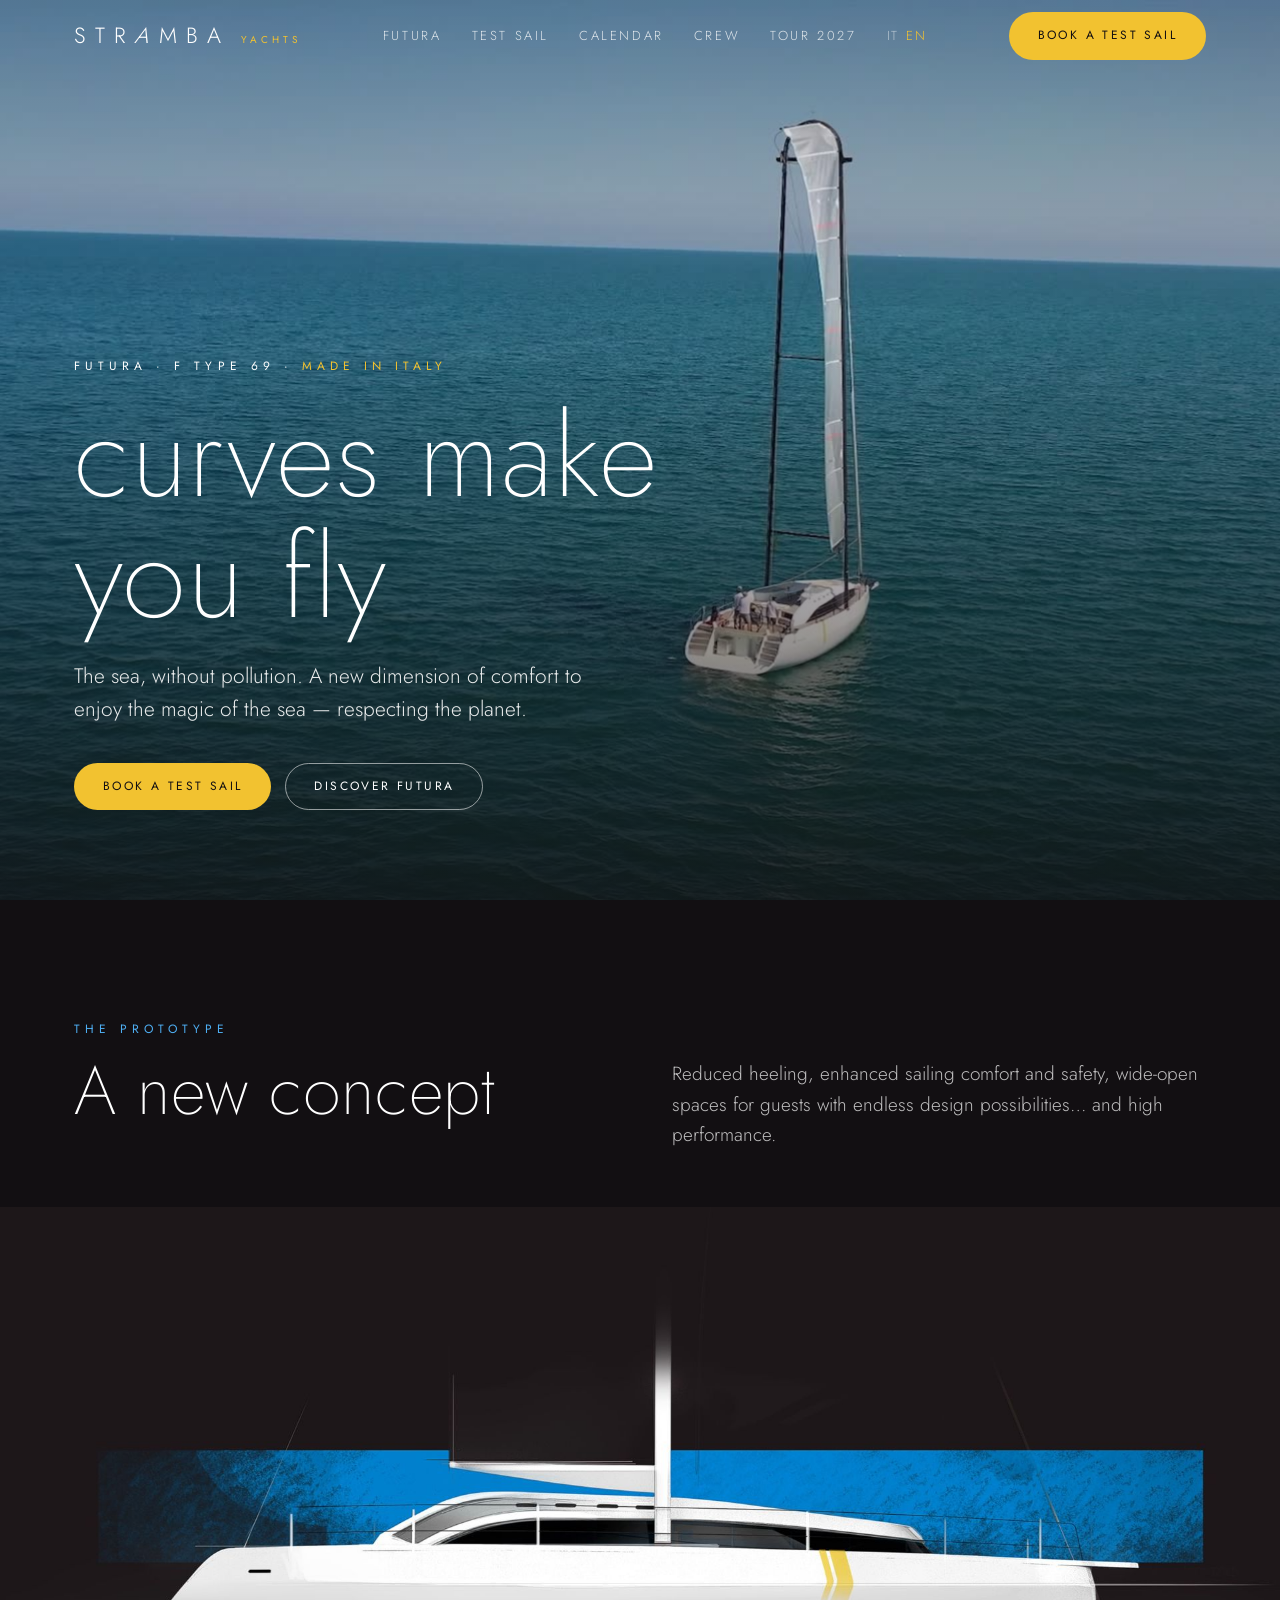
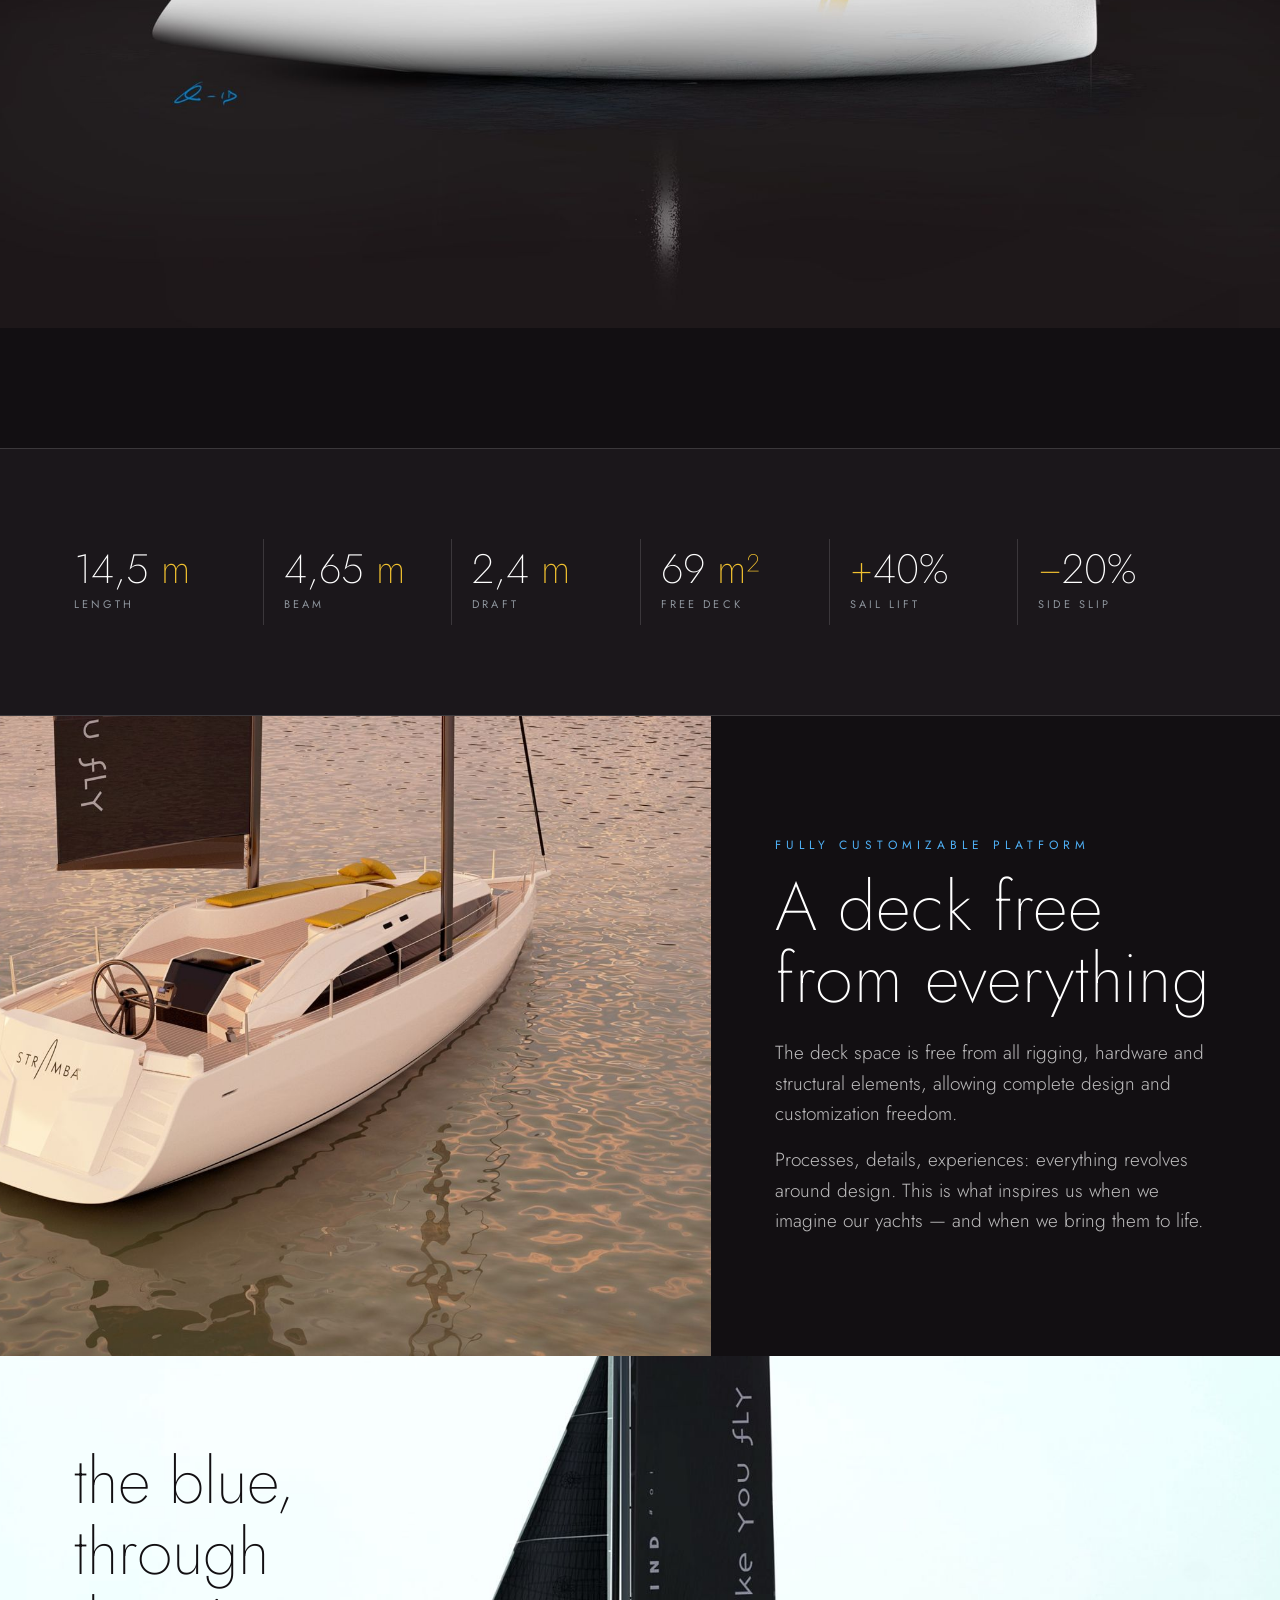
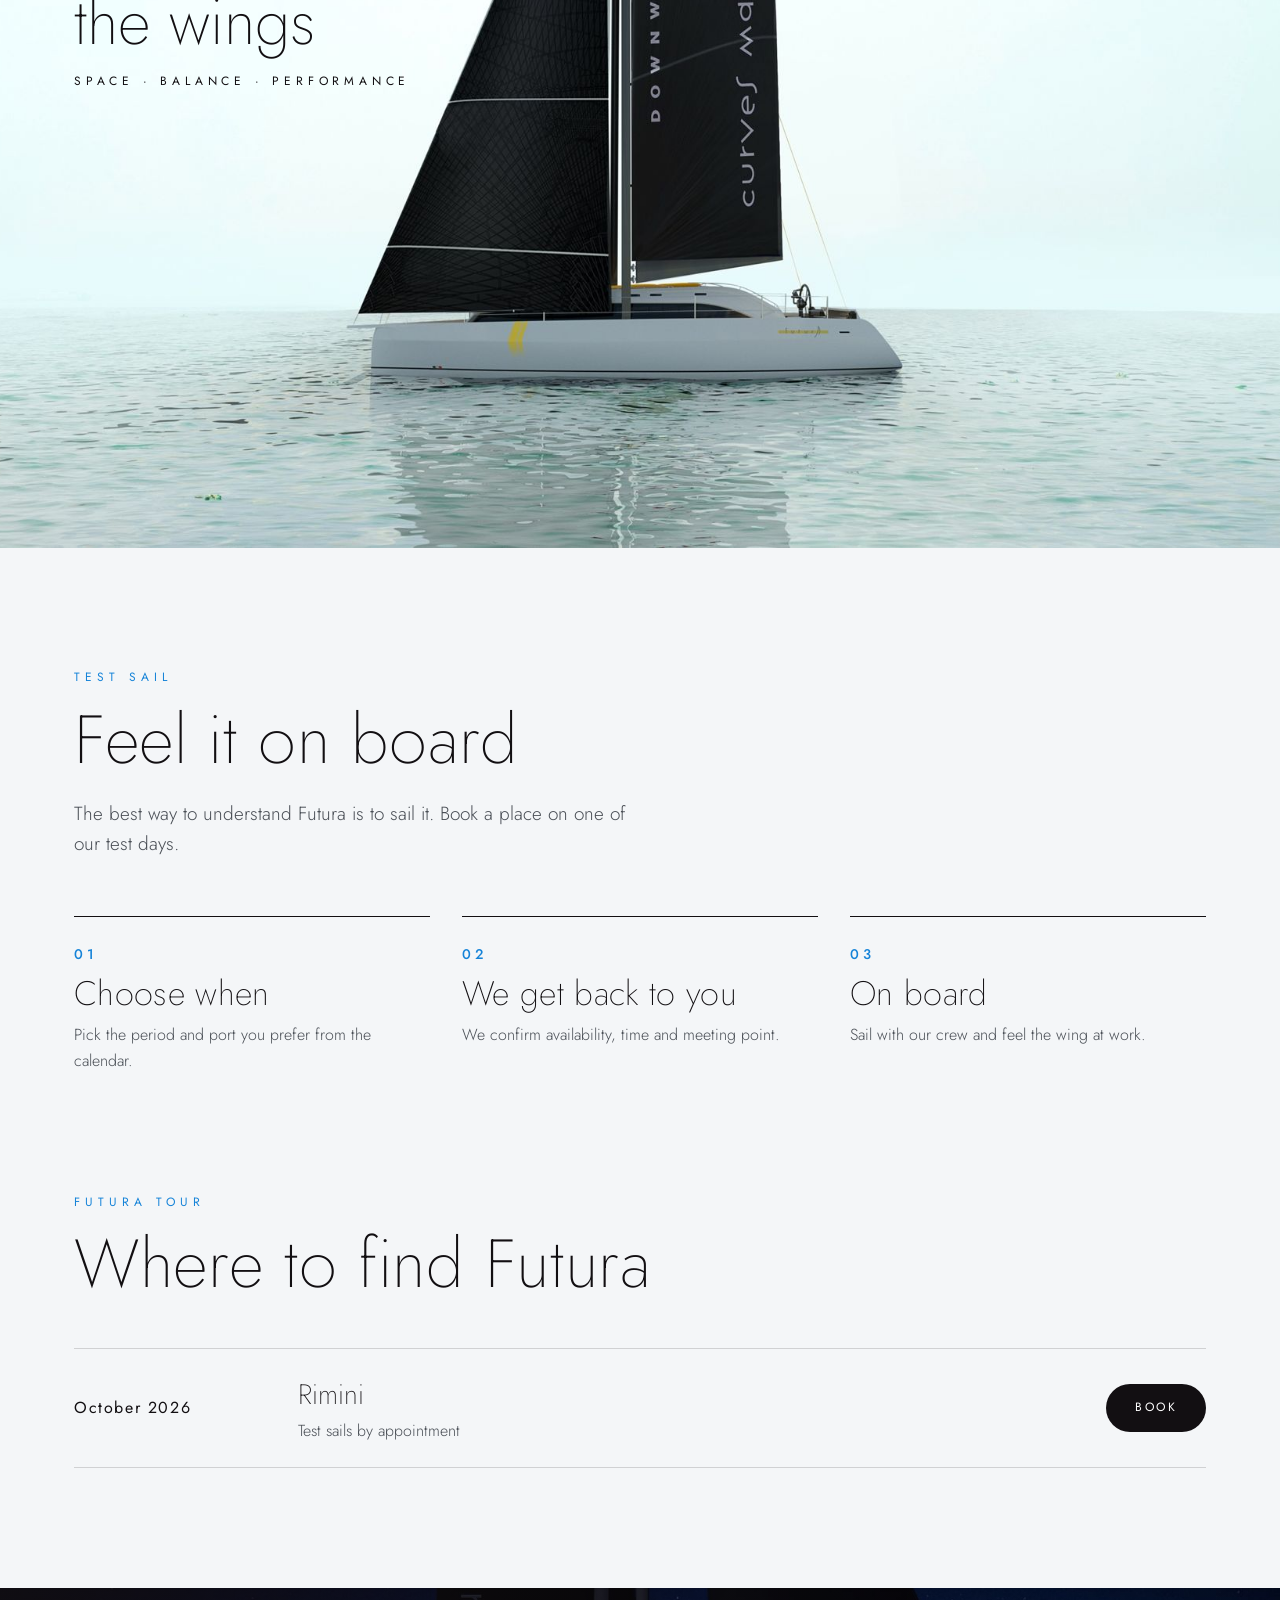
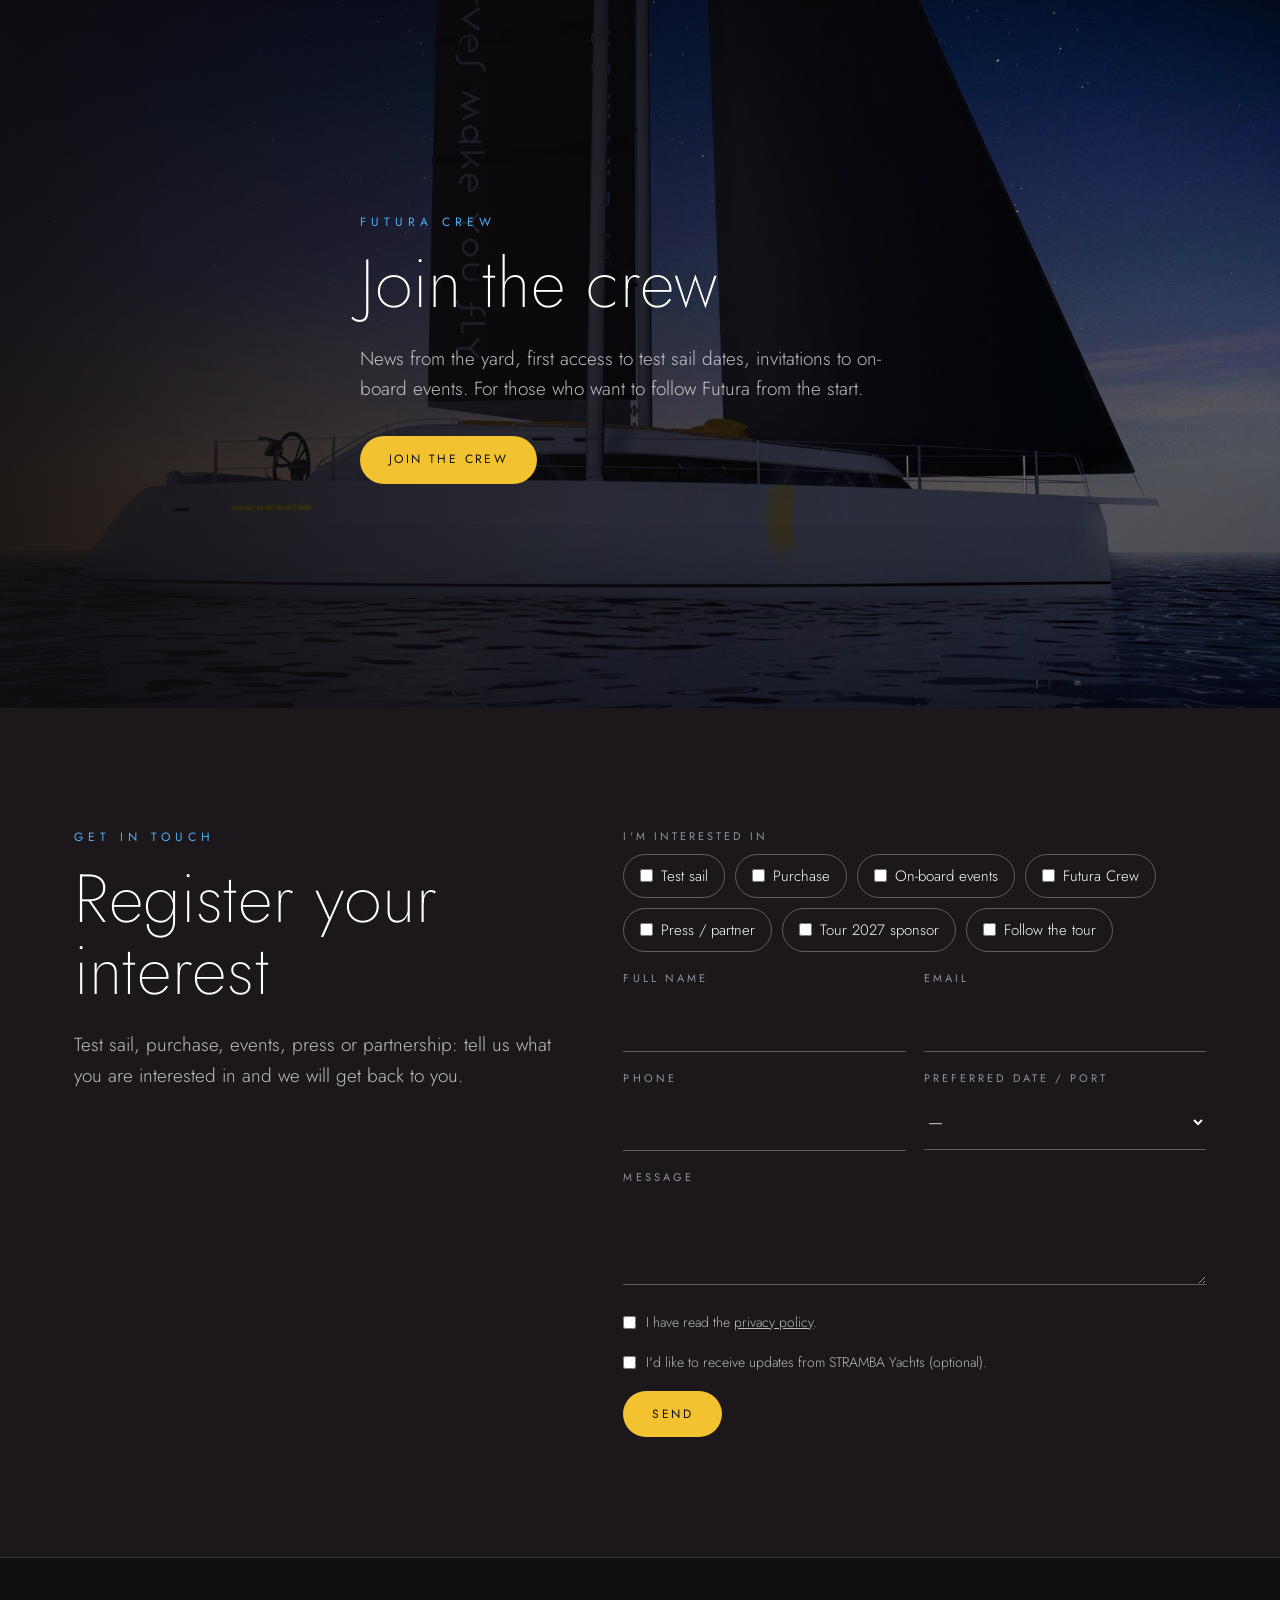
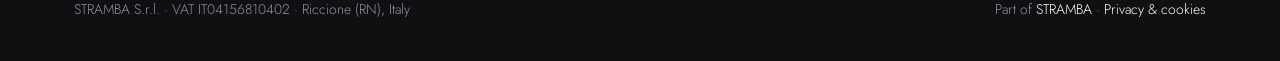
<file: index.html>
<!DOCTYPE html>
<html lang="en">
<head>
<meta charset="utf-8">
<meta name="viewport" content="width=device-width, initial-scale=1">
<title>STRAMBA Yachts — Futura</title>
<meta name="description" content="STRAMBA Yachts — Futura F TYPE 69. The sea, without pollution. Book a test sail. Made in Italy.">
<meta property="og:title" content="STRAMBA Yachts — Futura">
<meta property="og:description" content="Curves make you fly. Book a test sail on Futura.">
<meta property="og:image" content="https://stramba.yachts/assets/futura-sail.jpg">
<link rel="preload" href="assets/fonts/jost-latin-200-normal.woff2" as="font" type="font/woff2" crossorigin>
<link rel="stylesheet" href="assets/style.css">
</head>
<body>

<nav id="nav">
  <div class="wrap">
    <a href="#top" class="logo">STR<span class="a">A</span>MBA<small>YACHTS</small></a>
    <ul>
      <li><a href="#futura">Futura</a></li>
      <li><a href="#prova">Test sail</a></li>
      <li><a href="#calendario">Calendar</a></li>
      <li><a href="#crew">Crew</a></li>
      <li><a href="tour-2027-en.html">Tour 2027</a></li>
      <li class="lgi"><a href="it.html" class="lg">IT</a> <a href="./" class="lg on">EN</a></li>
    </ul>
    <a href="#contatti" class="btn btn-y">Book a test sail</a>
  </div>
</nav>

<header class="hero" id="top">
  <video autoplay muted loop playsinline poster="assets/futura-virata-poster.jpg">
    <source src="assets/futura-virata.mp4" type="video/mp4">
  </video>
  <div class="wrap">
    <div class="eyebrow">Futura · F TYPE 69 · <b>Made in Italy</b></div>
    <h1>curves make<br>you fly</h1>
    <p>The sea, without pollution. A new dimension of comfort to enjoy the magic of the sea — respecting the planet.</p>
    <div class="ctas">
      <a href="#contatti" class="btn btn-y">Book a test sail</a>
      <a href="#futura" class="btn btn-o">Discover Futura</a>
    </div>
  </div>
</header>

<section class="concept" id="futura">
  <div class="wrap head">
    <div>
      <div class="kicker">The prototype</div>
      <h2>A new concept</h2>
    </div>
    <div>
      <p class="body">Reduced heeling, enhanced sailing comfort and safety, wide-open spaces for guests with endless design possibilities… and high performance.</p>
    </div>
  </div>
  <img class="sketch" src="assets/futura-sketch.jpg" alt="Futura F TYPE 69 — design sketch" loading="lazy">
</section>

<section class="numbers">
  <div class="wrap grid-n">
    <div><b>14,5<em> m</em></b><span>Length</span></div>
    <div><b>4,65<em> m</em></b><span>Beam</span></div>
    <div><b>2,4<em> m</em></b><span>Draft</span></div>
    <div><b>69<em> m²</em></b><span>Free deck</span></div>
    <div><b><em>+</em>40%</b><span>Sail lift</span></div>
    <div><b><em>−</em>20%</b><span>Side slip</span></div>
  </div>
</section>

<div class="split">
  <div class="pic" style="background-image:url(assets/futura-deck.jpg)" role="img" aria-label="Futura deck at sunset"></div>
  <div class="txt">
    <div class="kicker">Fully customizable platform</div>
    <h2>A deck free<br>from everything</h2>
    <p class="body">The deck space is free from all rigging, hardware and structural elements, allowing complete design and customization freedom.</p>
    <p class="body">Processes, details, experiences: everything revolves around design. This is what inspires us when we imagine our yachts — and when we bring them to life.</p>
  </div>
</div>

<div class="bleed">
  <div class="wrap">
    <q>the blue,<br>through<br>the wings</q>
    <small>Space · Balance · Performance</small>
  </div>
</div>

<section class="light" id="prova">
  <div class="wrap">
    <div class="kicker">Test sail</div>
    <h2>Feel it on board</h2>
    <p class="body">The best way to understand Futura is to sail it. Book a place on one of our test days.</p>
    <div class="steps">
      <div class="step"><i>01</i><h3>Choose when</h3><p>Pick the period and port you prefer from the calendar.</p></div>
      <div class="step"><i>02</i><h3>We get back to you</h3><p>We confirm availability, time and meeting point.</p></div>
      <div class="step"><i>03</i><h3>On board</h3><p>Sail with our crew and feel the wing at work.</p></div>
    </div>
  </div>
</section>

<section class="light" id="calendario" style="padding-top:0">
  <div class="wrap">
    <div class="kicker">Futura Tour</div>
    <h2>Where to find Futura</h2>
    <div class="stops" id="stops"></div>
  </div>
</section>

<section class="crew" id="crew">
  <div class="wrap">
    <div class="kicker">Futura Crew</div>
    <h2>Join the crew</h2>
    <p class="body">News from the yard, first access to test sail dates, invitations to on-board events. For those who want to follow Futura from the start.</p>
    <div class="ctas" style="margin-top:32px"><a href="#contatti" class="btn btn-y" data-pick="Futura Crew">Join the crew</a></div>
  </div>
</section>

<section class="form-sec" id="contatti">
  <div class="wrap form-grid">
    <div>
      <div class="kicker">Get in touch</div>
      <h2>Register your interest</h2>
      <p class="body">Test sail, purchase, events, press or partnership: tell us what you are interested in and we will get back to you.</p>
    </div>
    <form id="form" novalidate>
      <input type="checkbox" name="botcheck" class="hp" tabindex="-1" autocomplete="off">
      <div class="full">
        <span class="lbl">I'm interested in</span>
        <div class="chips">
          <label><input type="checkbox" name="interesse" value="Test sail"> Test sail</label>
          <label><input type="checkbox" name="interesse" value="Purchase"> Purchase</label>
          <label><input type="checkbox" name="interesse" value="On-board events"> On-board events</label>
          <label><input type="checkbox" name="interesse" value="Futura Crew"> Futura Crew</label>
          <label><input type="checkbox" name="interesse" value="Press / partner"> Press / partner</label>
          <label><input type="checkbox" name="interesse" value="Tour 2027 sponsor"> Tour 2027 sponsor</label>
          <label><input type="checkbox" name="interesse" value="Follow the tour"> Follow the tour</label>
        </div>
      </div>
      <div><label class="lbl" for="n">Full name</label><input id="n" name="name" required autocomplete="name"></div>
      <div><label class="lbl" for="e">Email</label><input id="e" name="email" type="email" required autocomplete="email"></div>
      <div><label class="lbl" for="p">Phone</label><input id="p" name="telefono" type="tel" autocomplete="tel"></div>
      <div><label class="lbl" for="w">Preferred date / port</label><select id="w" name="data_preferita"><option value="">—</option></select></div>
      <div class="full"><label class="lbl" for="m">Message</label><textarea id="m" name="message"></textarea></div>
      <label class="check full"><input type="checkbox" id="privacy" required> <span>I have read the <a href="privacy.html" target="_blank">privacy policy</a>.</span></label>
      <label class="check full"><input type="checkbox" name="newsletter" value="Yes"> <span>I'd like to receive updates from STRAMBA Yachts (optional).</span></label>
      <div class="full"><button class="btn btn-y" type="submit" id="send">Send</button></div>
      <div class="msg" id="msg"></div>
    </form>
  </div>
</section>

<footer>
  <div class="wrap">
    <div>STRAMBA S.r.l. · VAT IT04156810402 · Riccione (RN), Italy</div>
    <div>Part of <a href="https://www.stramba.blue">STRAMBA</a> · <a href="privacy.html">Privacy &amp; cookies</a></div>
  </div>
</footer>

<script>
/* Chiave Web3Forms: fa da "alias" dell'email di destinazione, che così non compare nel sito. */
const WEB3FORMS_KEY = "04ab7bff-616c-4919-b332-3deb599f6a28";

const nav = document.getElementById('nav');
addEventListener('scroll', () => nav.classList.toggle('solid', scrollY > 60), {passive:true});

/* Calendario: si modifica nel file eventi.json */
function renderEventi(list){
  const box = document.getElementById('stops'), sel = document.getElementById('w');
  const esc = s => String(s||'').replace(/[&<>"]/g, c => ({'&':'&amp;','<':'&lt;','>':'&gt;','"':'&quot;'}[c]));
  if(!list.length){ box.innerHTML = '<p class="empty">New dates coming soon. Leave your details to be notified.</p>'; }
  else box.innerHTML = list.map(ev => `
    <div class="stop">
      <div class="when">${esc(ev.quando)}</div>
      <div class="where">${esc(ev.dove)}${ev.nota ? `<div style="font-size:16px;color:#4a4f56;font-weight:300">${esc(ev.nota)}</div>` : ''}</div>
      <a href="#contatti" class="btn btn-b" data-when="${esc(ev.quando + ' · ' + ev.dove)}">Book</a>
    </div>`).join('');
  list.forEach(ev => { const o = document.createElement('option'); o.textContent = ev.quando + ' · ' + ev.dove; sel.appendChild(o); });
  const o = document.createElement('option'); o.textContent = 'Other / to be arranged'; sel.appendChild(o);
}
fetch('eventi.json', {cache:'no-store'}).then(r => r.json()).then(renderEventi).catch(() => renderEventi(window.EVENTI_FALLBACK || []));

/* I pulsanti "Book" precompilano il modulo */
document.addEventListener('click', e => {
  const b = e.target.closest('[data-when],[data-pick]'); if(!b) return;
  if(b.dataset.when){ document.getElementById('w').value = b.dataset.when; document.querySelector('input[value="Test sail"]').checked = true; }
  if(b.dataset.pick){ document.querySelector(`input[value="${b.dataset.pick}"]`).checked = true; }
});

/* Invio modulo */
document.getElementById('form').addEventListener('submit', async e => {
  e.preventDefault();
  const f = e.target, F = n => f.elements[n], msg = document.getElementById('msg'), btn = document.getElementById('send');
  const show = (cls, t) => { msg.className = 'msg ' + cls; msg.textContent = t; };
  if(!F('name').value.trim() || !F('email').checkValidity() || !F('email').value){ return show('err', 'Please enter a valid name and email.'); }
  if(!document.getElementById('privacy').checked){ return show('err', 'Please confirm you have read the privacy policy.'); }
  const interessi = [...f.querySelectorAll('input[name=interesse]:checked')].map(i => i.value).join(', ') || '—';
  const data = {
    access_key: WEB3FORMS_KEY,
    subject: 'stramba.yachts — new request: ' + interessi,
    from_name: 'STRAMBA Yachts website',
    name: F('name').value.trim(), email: F('email').value.trim(), telefono: F('telefono').value.trim() || '—',
    interessi, data_preferita: F('data_preferita').value || '—',
    message: F('message').value.trim() || '—',
    newsletter: F('newsletter').checked ? 'Yes' : 'No',
    botcheck: F('botcheck').checked
  };
  btn.disabled = true; btn.textContent = 'Sending…';
  try{
    const r = await fetch('https://api.web3forms.com/submit', {method:'POST', headers:{'Content-Type':'application/json', Accept:'application/json'}, body: JSON.stringify(data)});
    const j = await r.json();
    if(j.success){ f.reset(); show('ok', 'Thank you! We have received your request and will get back to you soon.'); }
    else throw 0;
  }catch(_){ show('err', 'Sending failed. Please try again in a few minutes.'); }
  btn.disabled = false; btn.textContent = 'Send';
});
</script>
</body>
</html>
</file>
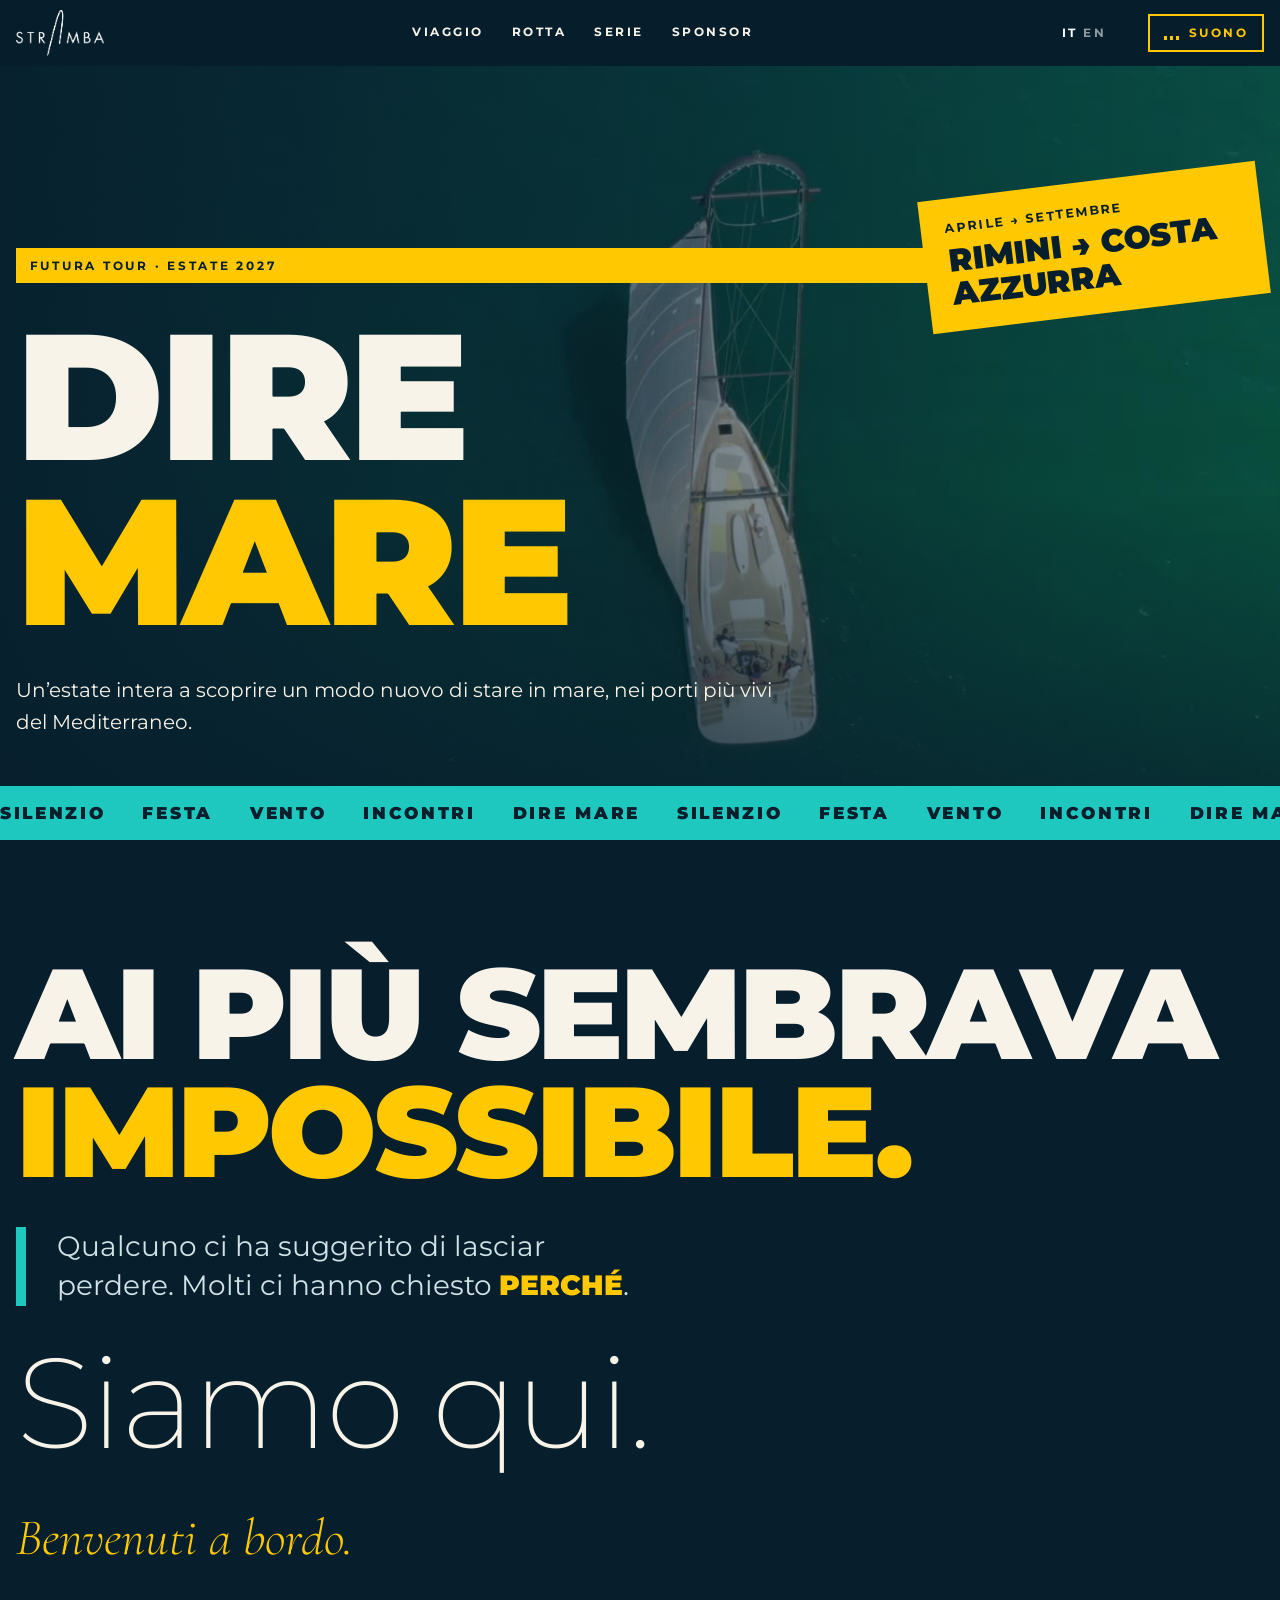
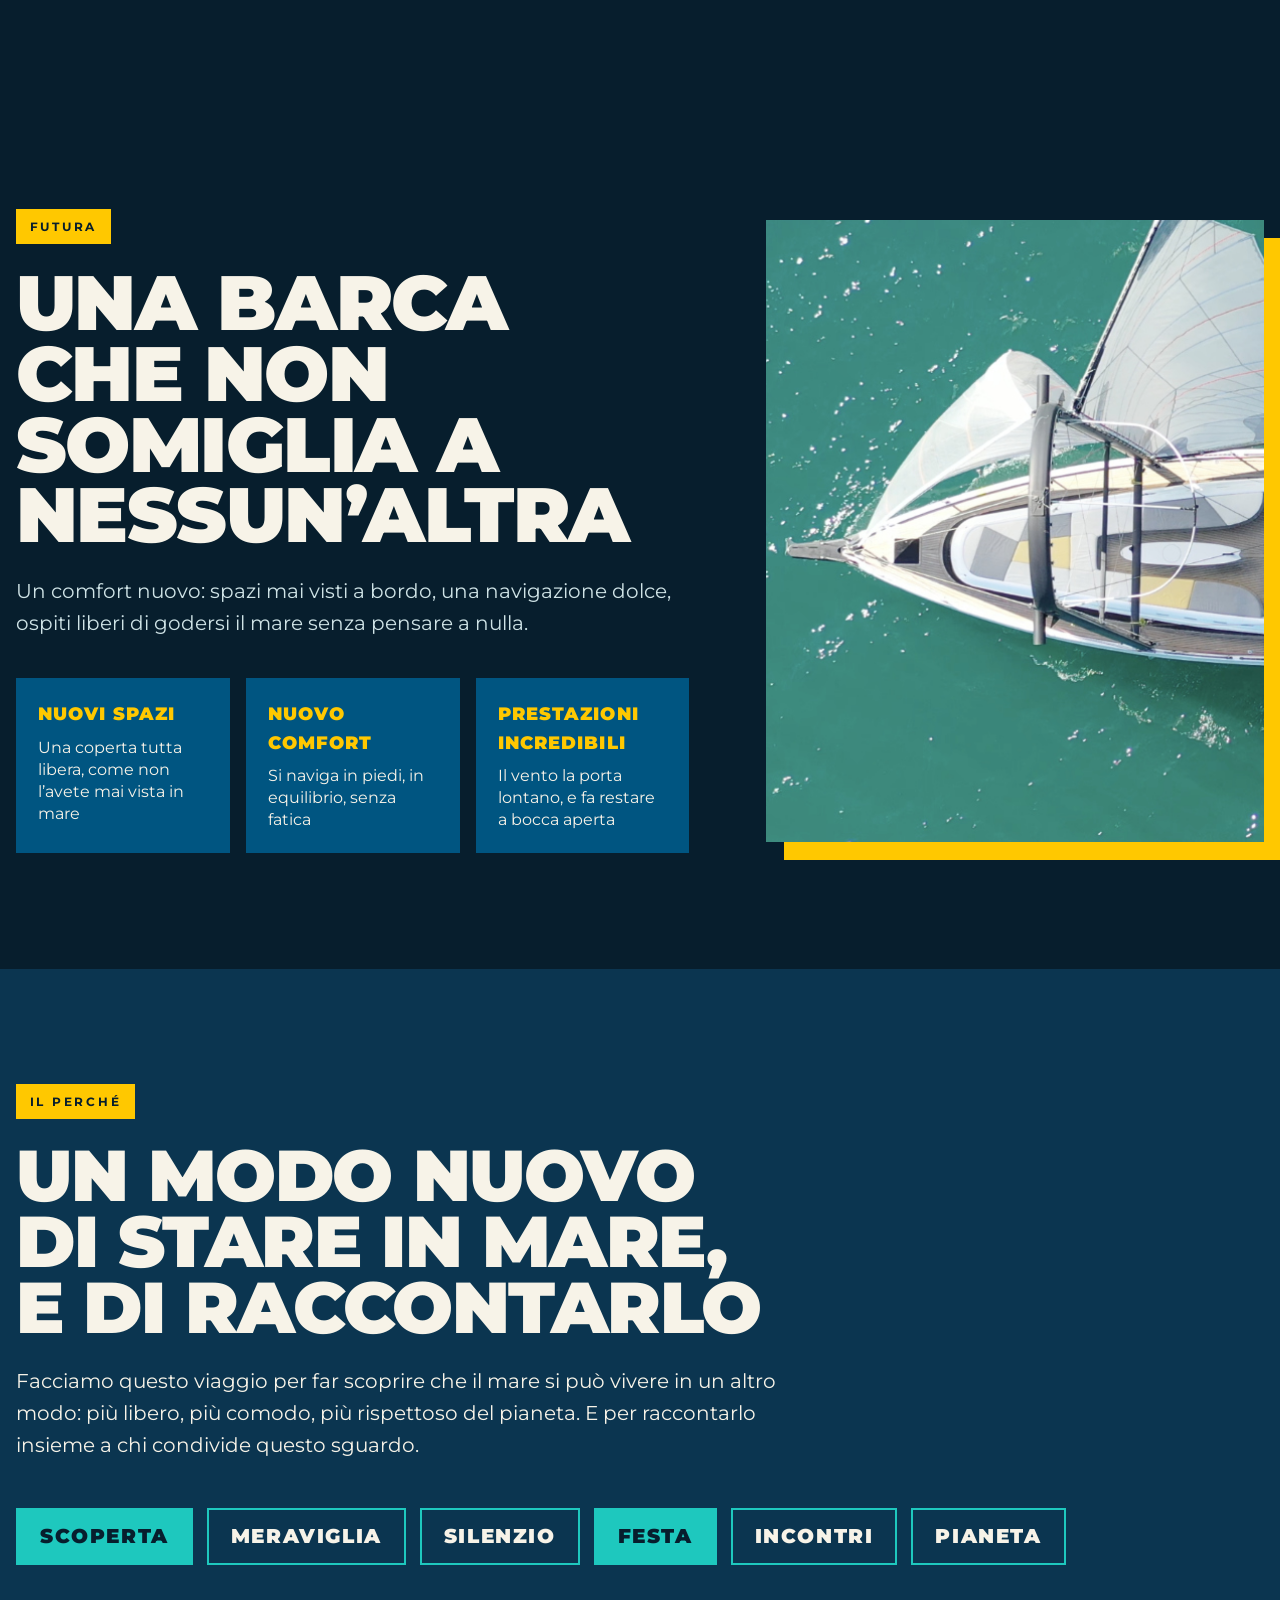
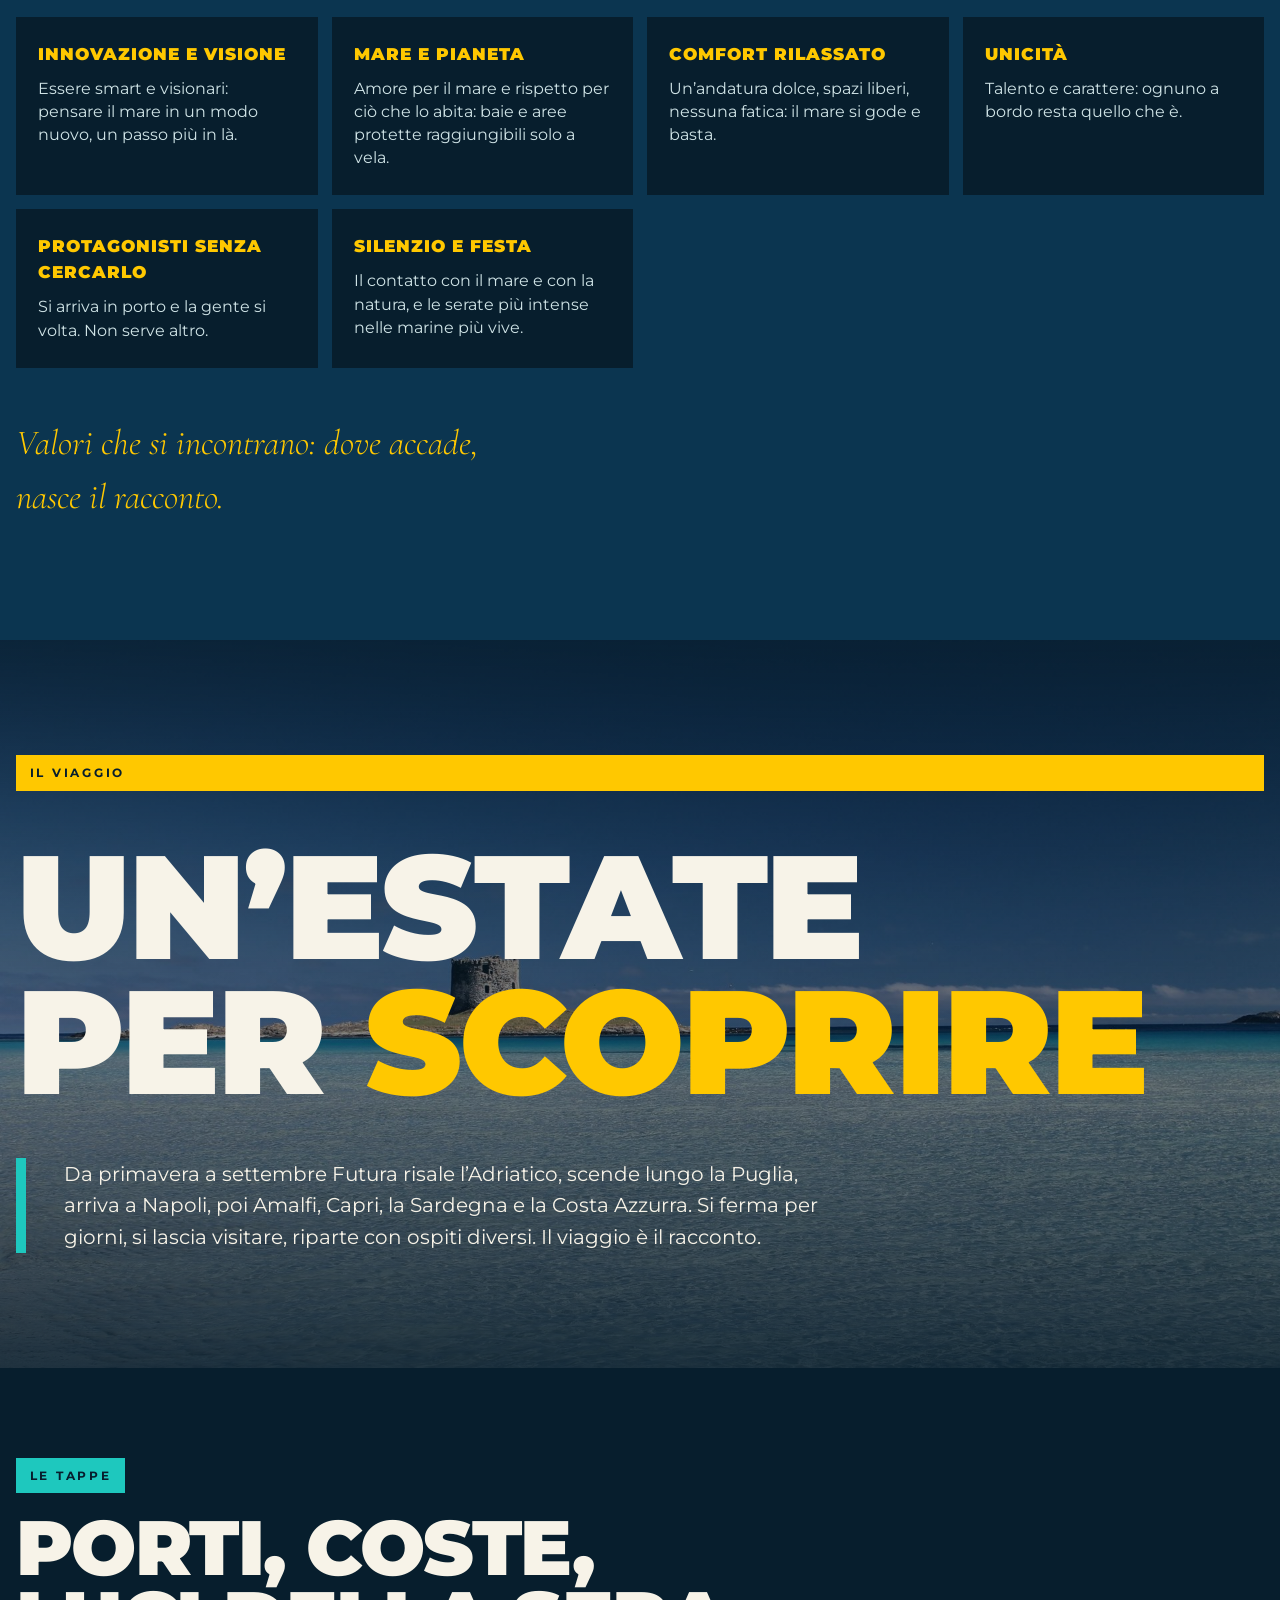
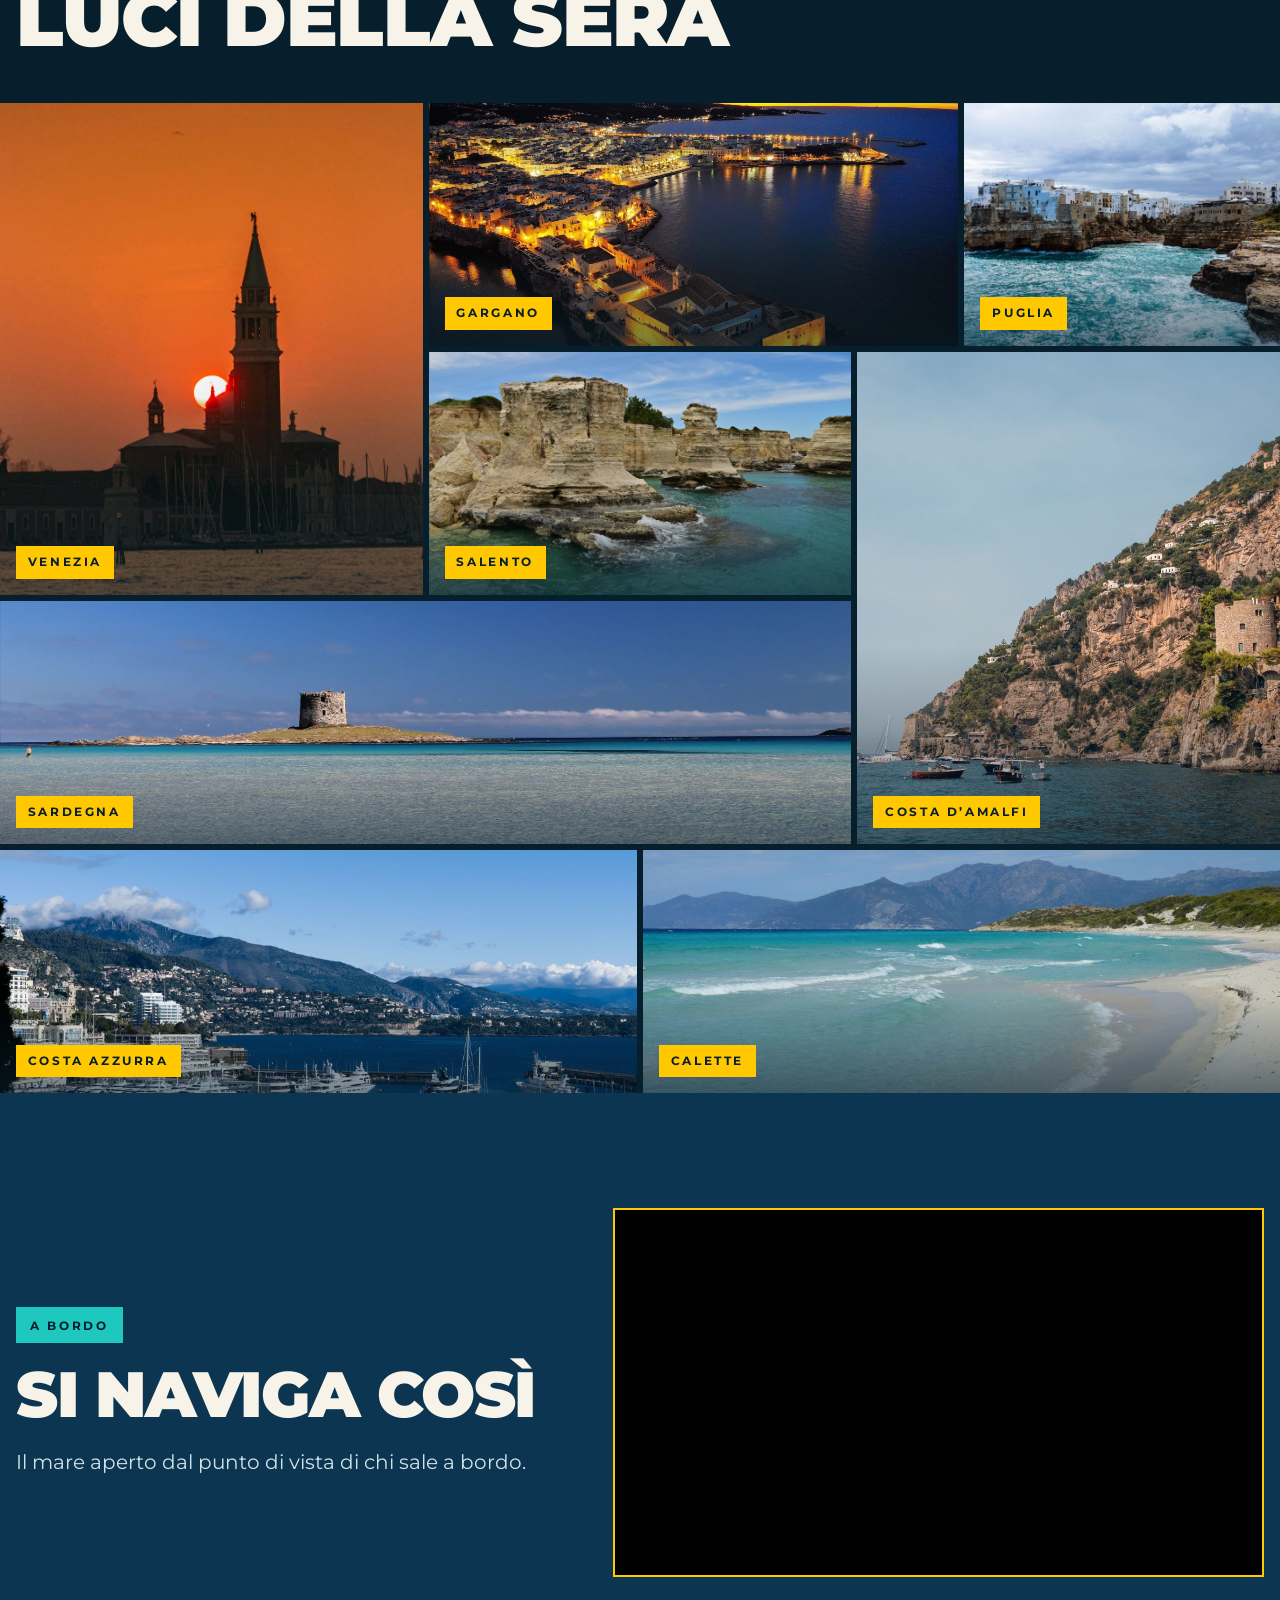
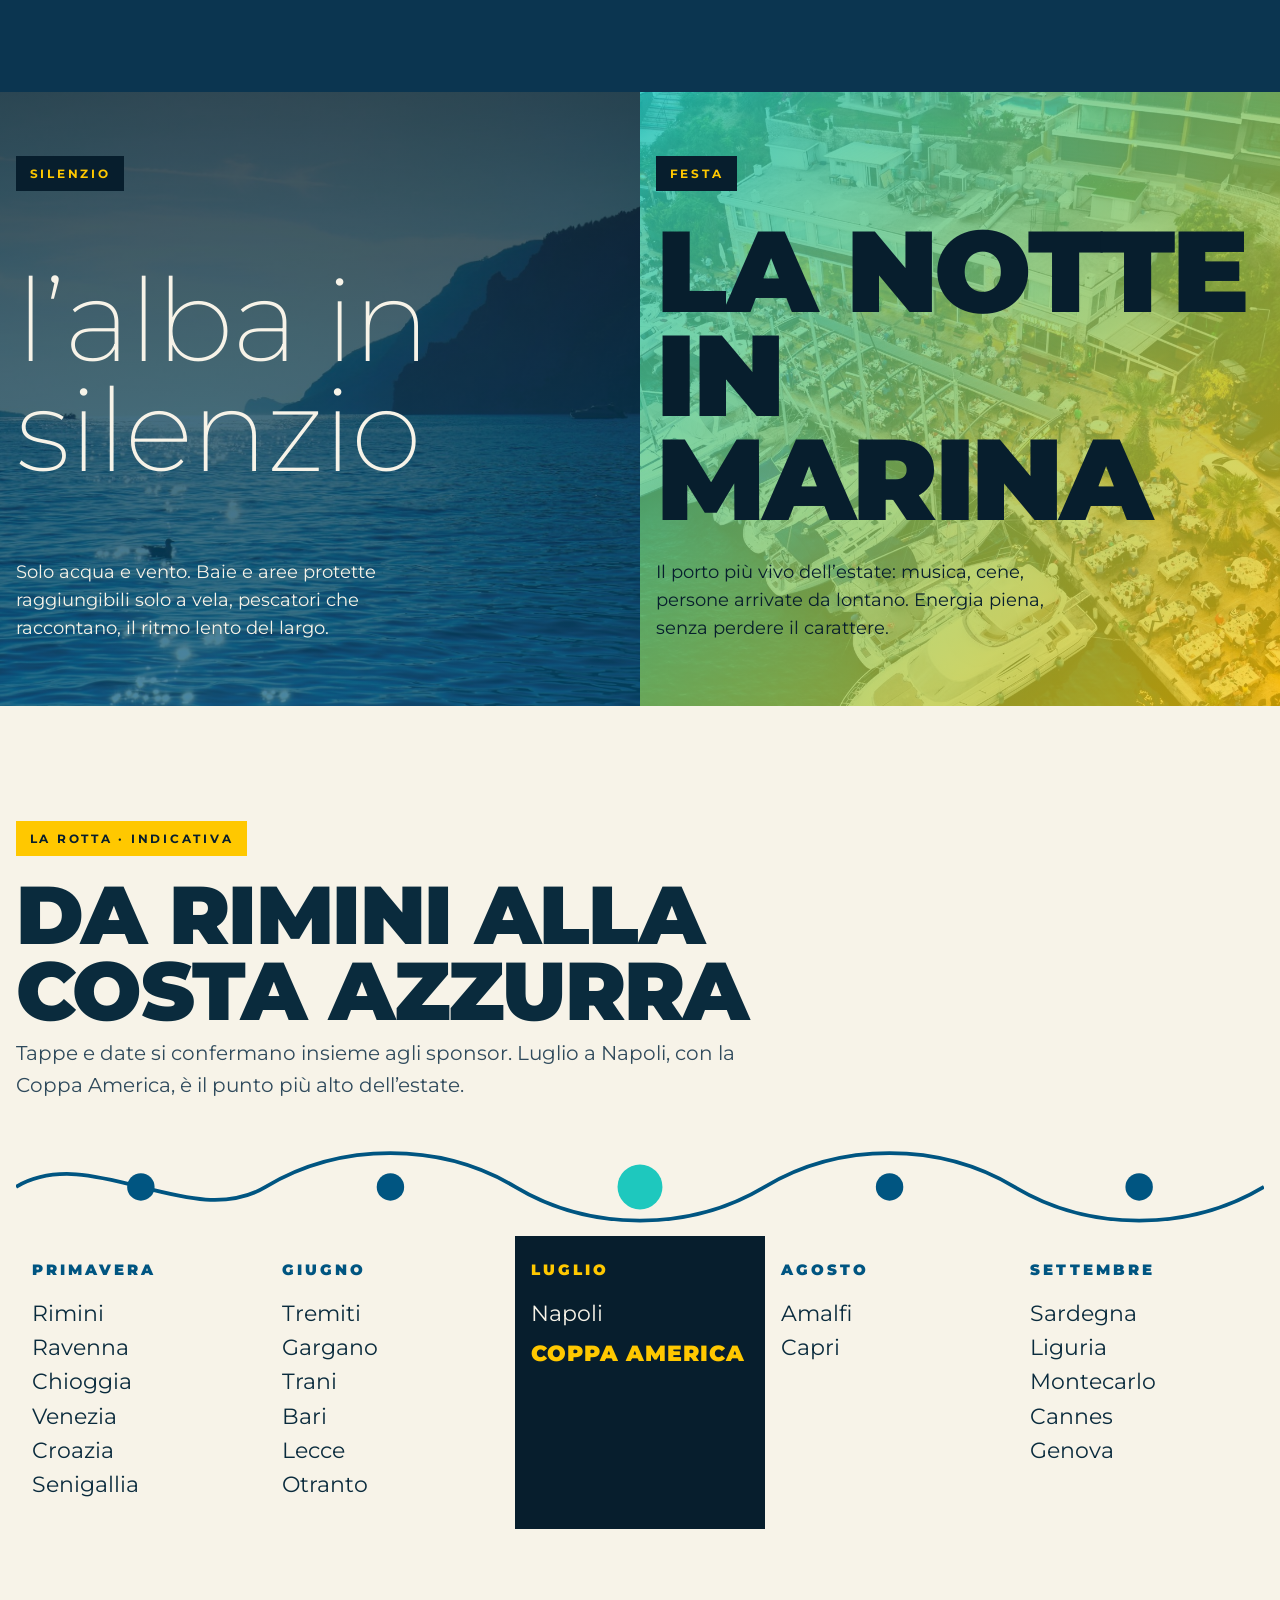
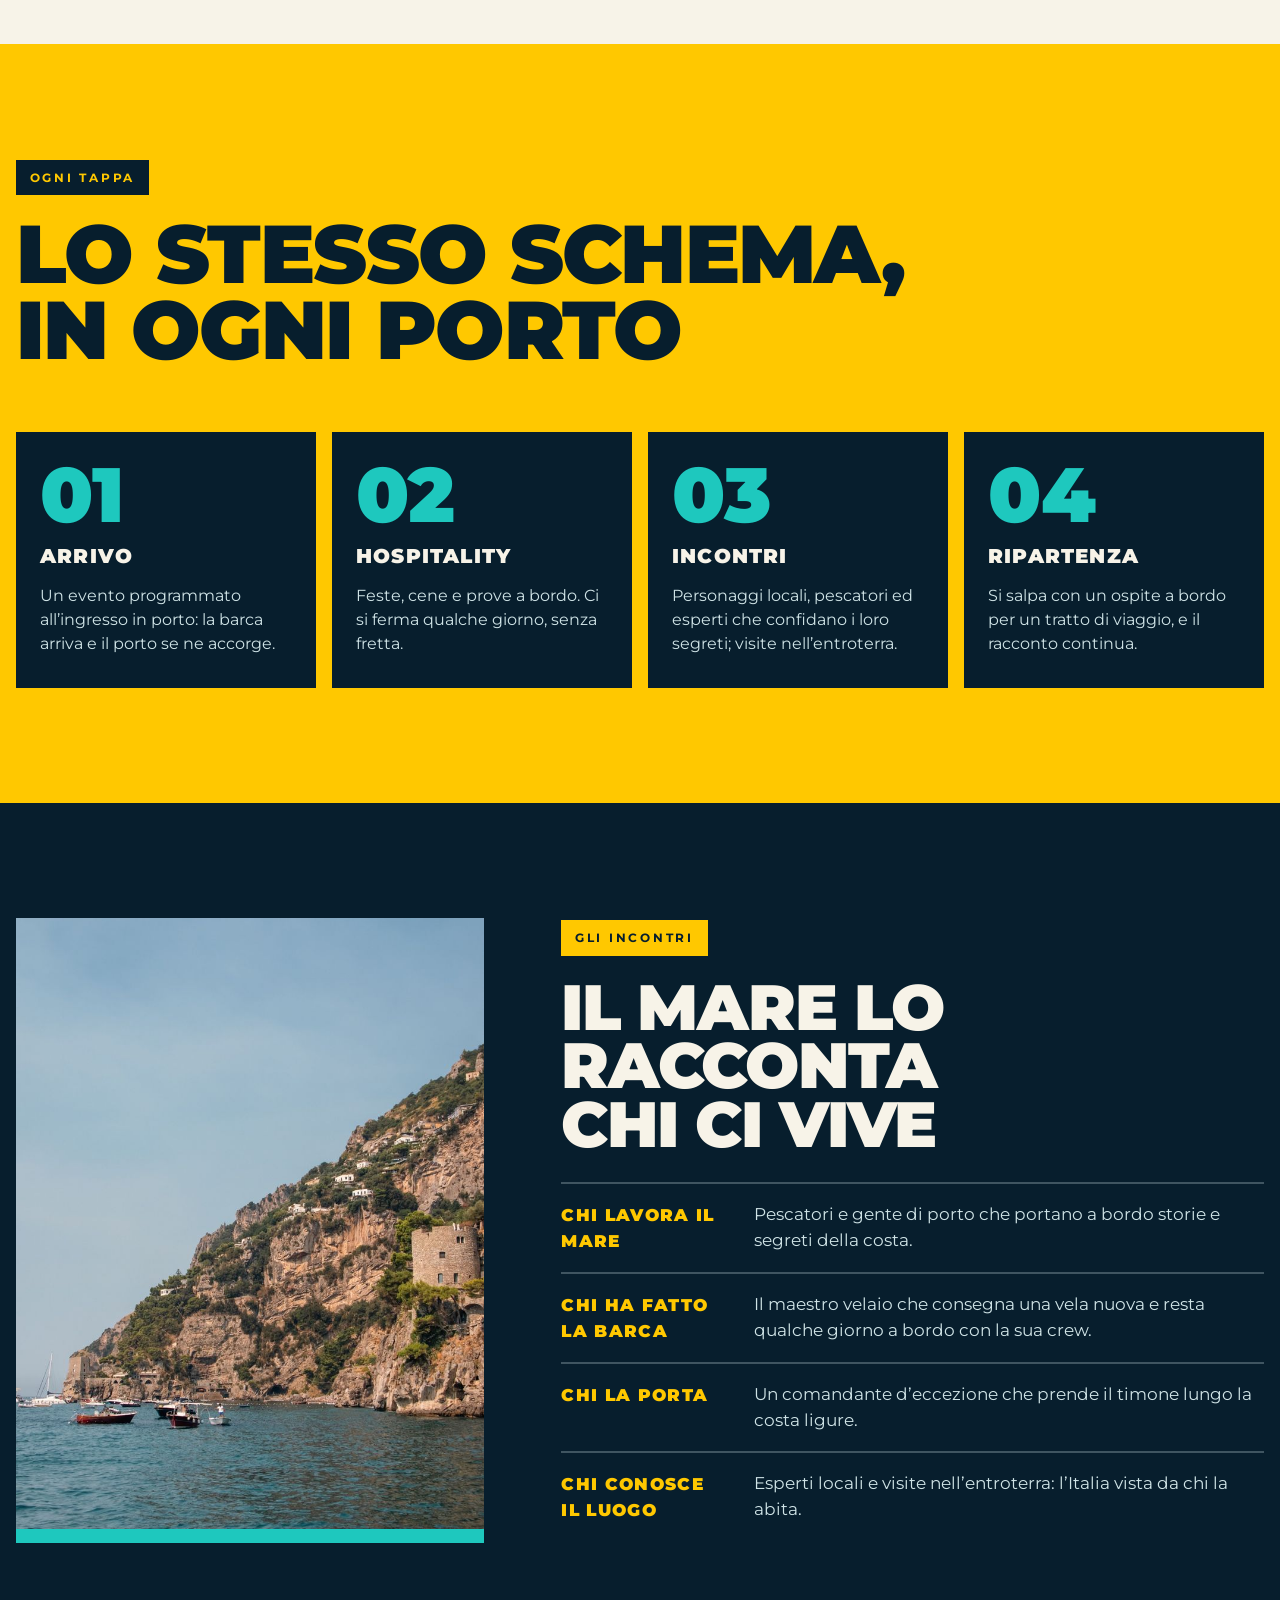
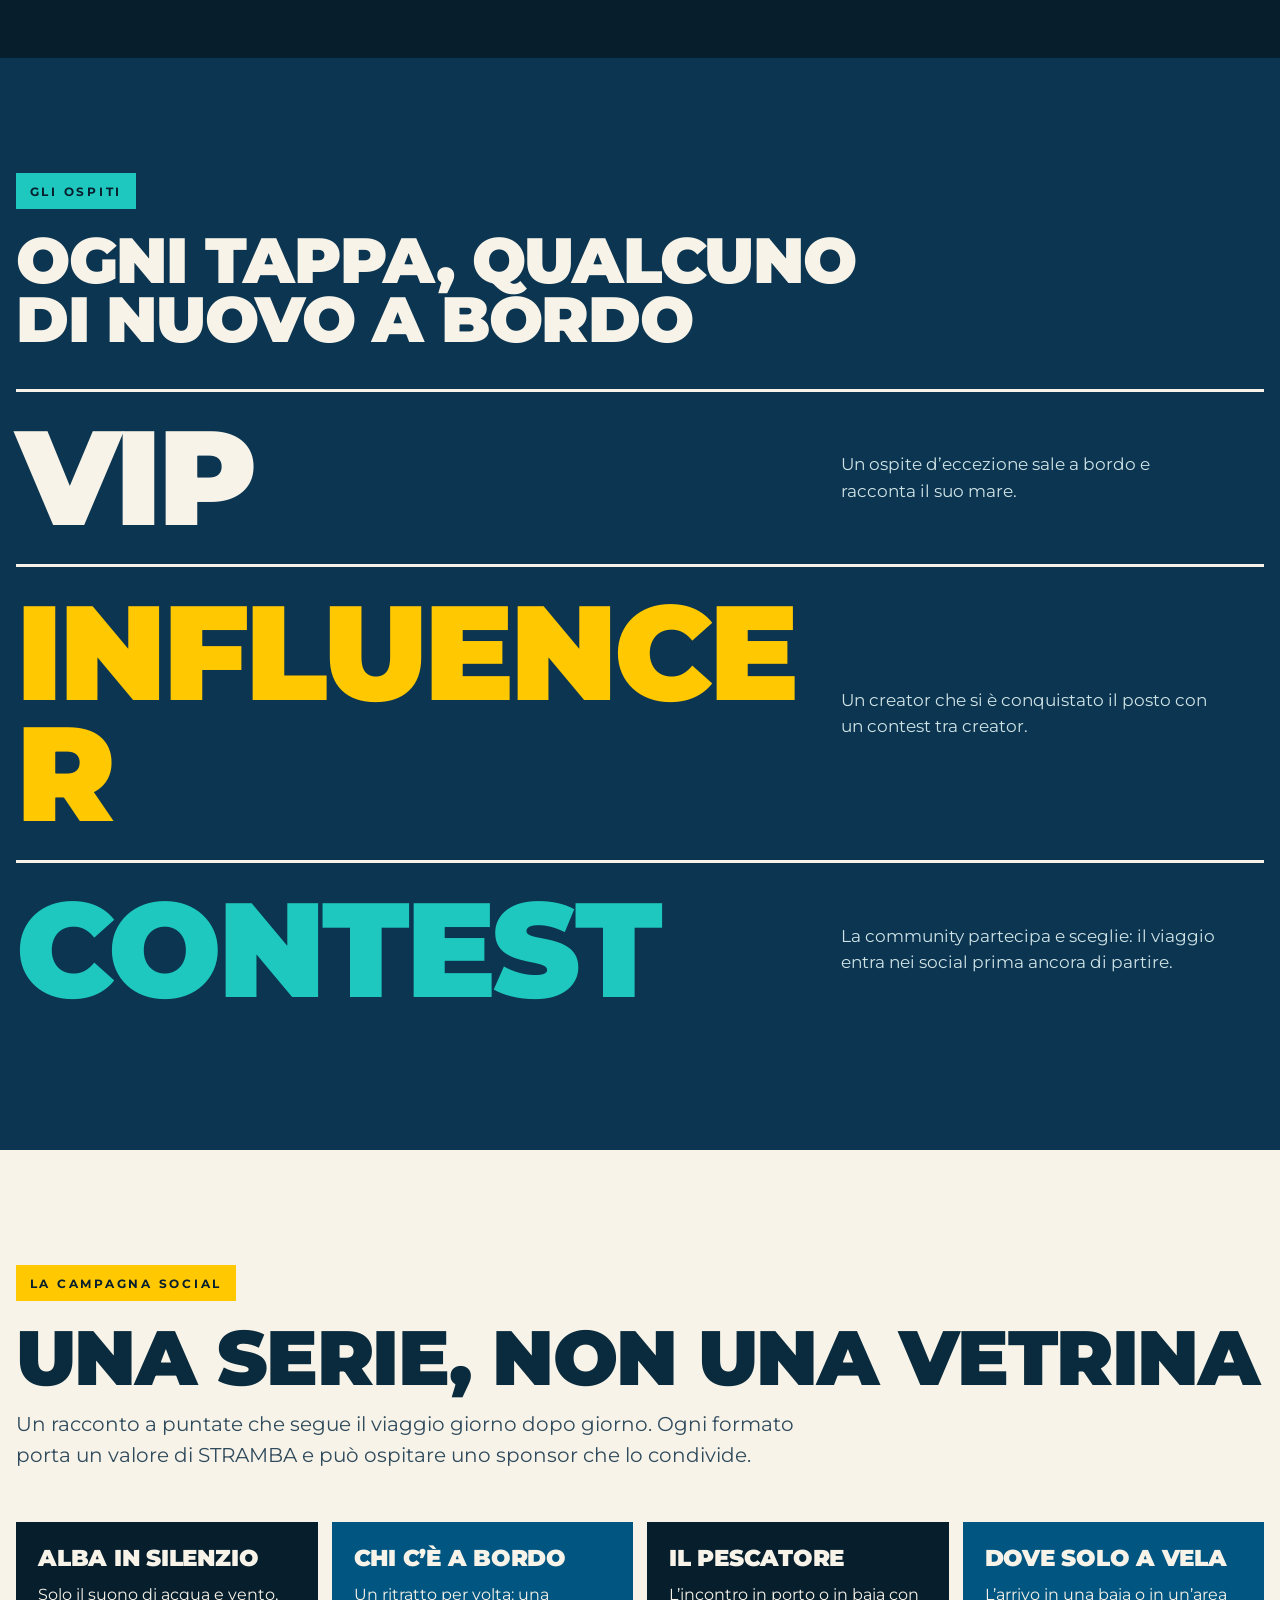
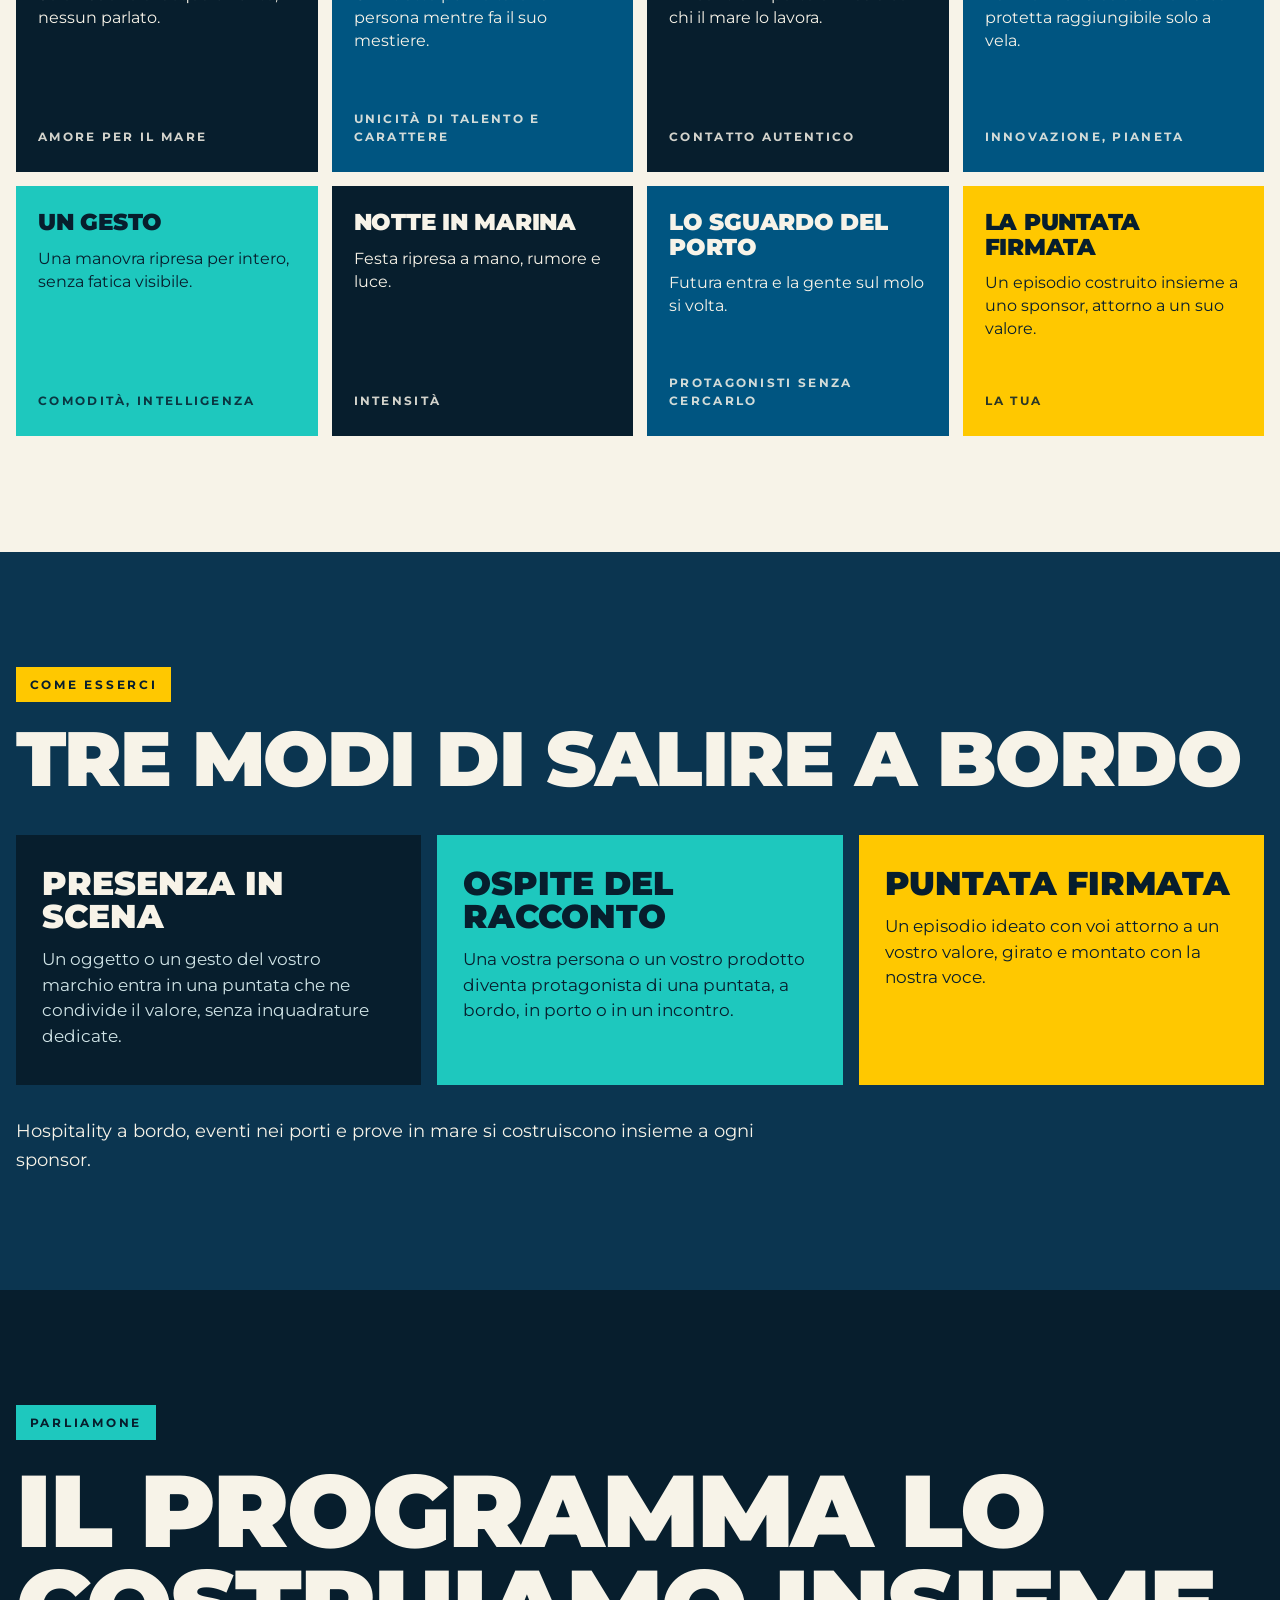
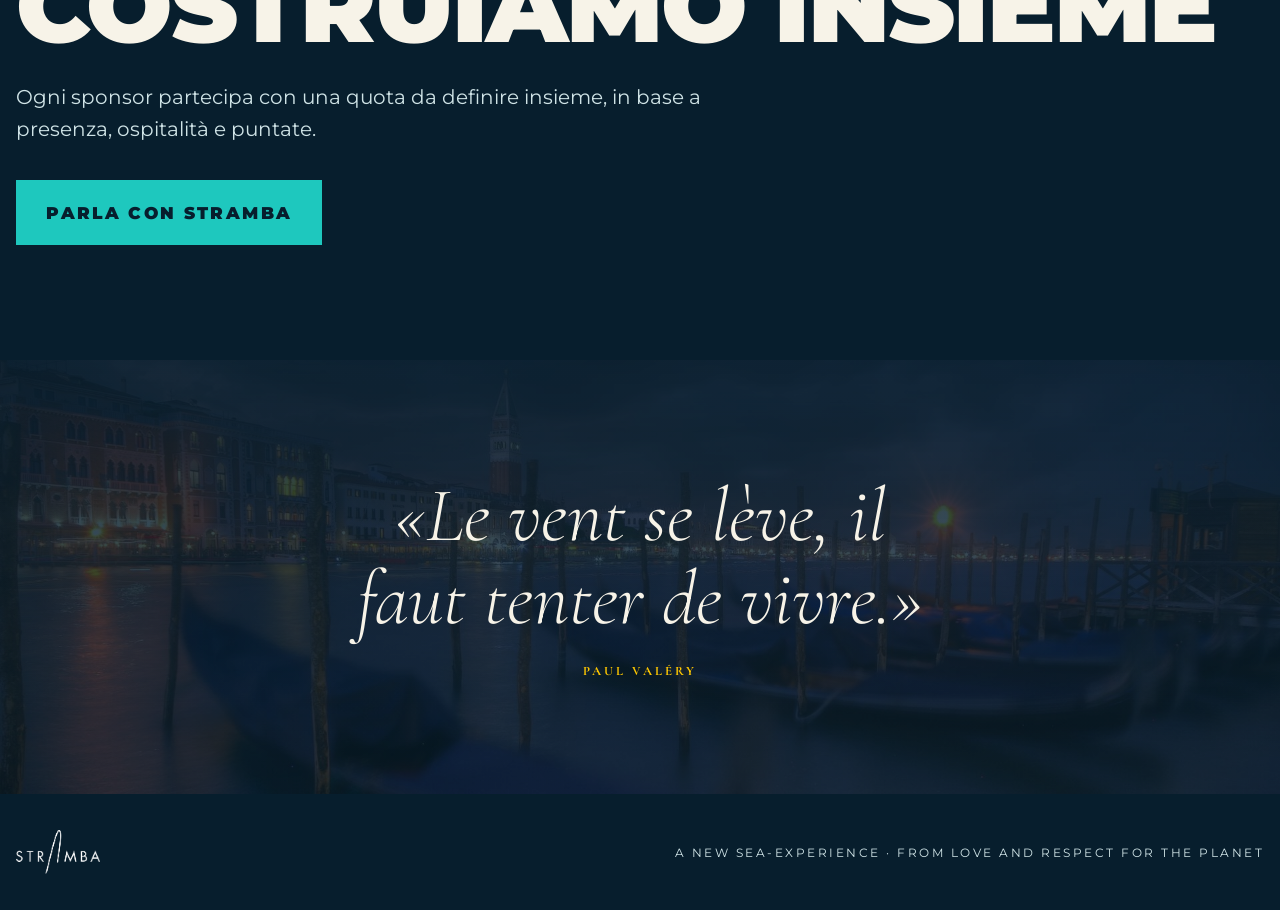
<file: sponsor/index.html>
<!doctype html>
<html lang="it">
<head>
<meta charset="utf-8">
<meta name="viewport" content="width=device-width,initial-scale=1,viewport-fit=cover">
<style>body{margin:0}img{max-width:100%}[hidden]{display:none!important}</style>
<meta name="robots" content="noindex,nofollow">
<title>Dire mare · Area sponsor</title>
<meta name="claude:viewport-fit-sides" content="cover">
<link rel="preconnect" href="https://fonts.googleapis.com">
<link rel="preconnect" href="https://fonts.gstatic.com" crossorigin>
<link rel="stylesheet" href="https://fonts.googleapis.com/css2?family=Montserrat:wght@200;400;700;900&family=Cormorant+Garamond:ital,wght@1,300;1,400&display=swap">
<style>
/* Concept: poster-scale type that swings between hairline (silenzio) and black (festa), sea blues cut by sun-yellow and turquoise blocks. Single dark-first look. */
:root{
  --abyss:#071E2D; --deep:#0B3550; --sea:#005581; --foam:#F7F3E8; --ink:#0A2B3D;
  --sun:#FFC800; --turq:#1EC8BE; --mist:#CFE3E6;
  --display:'Montserrat','Helvetica Neue',Arial,sans-serif;
  --serif:'Cormorant Garamond',Georgia,'Times New Roman',serif;
  color-scheme:dark;
}
*{box-sizing:border-box}
html{scroll-behavior:smooth}
body{background:var(--abyss);color:var(--foam);font-family:var(--display);font-size:1.0625rem;line-height:1.55;overflow-x:hidden}
body::before{content:"";position:fixed;inset:0 0 auto;height:env(safe-area-inset-top,0px);z-index:30;background:var(--abyss)}
img,video{max-width:100%;display:block}
a{color:inherit}
h1,h2,h3,p,ul{margin:0}
ul{padding:0;list-style:none}
:focus-visible{outline:3px solid var(--sun);outline-offset:3px}

.wrap{width:100%;max-width:1280px;margin-inline:auto;padding-left:max(16px,env(safe-area-inset-left,0px));padding-right:max(16px,env(safe-area-inset-right,0px))}
.sec{padding-block:clamp(64px,9vw,128px)}
.tag{display:inline-block;background:var(--sun);color:var(--abyss);font-weight:700;font-size:.78rem;letter-spacing:.22em;text-transform:uppercase;padding:.65em 1.1em}
.tag.turq{background:var(--turq)}
.big{font-weight:900;text-transform:uppercase;line-height:.92;letter-spacing:-.02em;text-wrap:balance}
.lead{font-size:clamp(1.1rem,1.6vw,1.4rem);line-height:1.55;font-weight:400;color:var(--mist);max-width:60ch}
.y{color:var(--sun)}

/* header */
.bar{position:sticky;top:env(safe-area-inset-top,0px);z-index:20;background:rgba(7,30,45,.9);backdrop-filter:blur(10px)}
.bar .wrap{display:flex;align-items:center;gap:28px;padding-block:10px}
.logo img{height:46px;width:auto}
.bar nav{display:flex;gap:28px;margin-left:auto}
.bar nav a{font-size:.78rem;font-weight:700;letter-spacing:.2em;text-transform:uppercase;text-decoration:none;padding:6px 0;border-bottom:2px solid transparent}
.bar nav a:hover{border-color:var(--sun)}
.sound{display:flex;align-items:center;gap:10px;background:transparent;border:2px solid var(--sun);color:var(--sun);font:700 .78rem/1 var(--display);letter-spacing:.2em;text-transform:uppercase;padding:.8em 1.1em;cursor:pointer}
.sound[aria-pressed="true"]{background:var(--sun);color:var(--abyss)}
.eq{display:flex;align-items:flex-end;gap:3px;height:14px}
.eq i{display:block;width:3px;background:currentColor;height:4px}
.sound[aria-pressed="true"] .eq i{animation:eq 900ms ease-in-out infinite}
.sound[aria-pressed="true"] .eq i:nth-child(2){animation-delay:-300ms}
.sound[aria-pressed="true"] .eq i:nth-child(3){animation-delay:-600ms}
@keyframes eq{0%,100%{height:4px}50%{height:14px}}
@media(max-width:760px){.bar nav{display:none}.sound{margin-left:auto}}

/* hero */
.hero{position:relative;overflow:hidden;min-height:clamp(580px,86vh,900px);display:flex;flex-direction:column;justify-content:flex-end;background:var(--deep) url(media/aerea-verde-poster.jpg) center/cover no-repeat}
.hero video{position:absolute;inset:0;width:100%;height:100%;object-fit:cover}
.hero::after{content:"";position:absolute;inset:0;background:linear-gradient(90deg,rgba(7,30,45,.93),rgba(7,30,45,.55) 55%,rgba(7,30,45,.05)),linear-gradient(0deg,rgba(7,30,45,.75),transparent 45%)}
.hero .wrap{position:relative;z-index:2;display:flex;flex-direction:column;gap:clamp(16px,2.4vw,32px);padding-block:clamp(56px,9vw,112px) clamp(28px,4vw,48px)}
.hero h1{font-size:clamp(3.6rem,14vw,11.5rem)}
.hero .lead{color:var(--foam)}
.sticker{position:absolute;z-index:3;right:max(16px,env(safe-area-inset-right,0px));top:clamp(24px,9vw,120px);background:var(--sun);color:var(--abyss);padding:20px 24px;transform:rotate(-7deg);max-width:min(340px,70vw);animation:wob 7s ease-in-out infinite}
.sticker b{display:block;font-weight:700;font-size:.78rem;letter-spacing:.2em;text-transform:uppercase}
.sticker span{display:block;font-weight:900;font-size:clamp(1.3rem,2.6vw,2rem);line-height:1.05;text-transform:uppercase;margin-top:6px}
@keyframes wob{0%,100%{transform:rotate(-7deg)}50%{transform:rotate(-4deg) translateY(-6px)}}
.marquee{position:relative;z-index:2;background:var(--turq);color:var(--abyss);overflow:hidden;white-space:nowrap}
.marquee div{display:inline-flex;gap:0;animation:run 32s linear infinite;padding-block:14px}
.marquee span{font-weight:900;font-size:1.05rem;letter-spacing:.16em;text-transform:uppercase;padding-right:2.2em}
@keyframes run{to{transform:translateX(-50%)}}

/* veicolo */
.veicolo{background:var(--abyss)}
.veicolo .grid{display:grid;grid-template-columns:1.15fr .85fr;gap:clamp(32px,6vw,96px);align-items:center}
.veicolo h2{font-size:clamp(2.4rem,6vw,5.2rem);margin-block:24px}
.tiles{display:grid;grid-template-columns:repeat(3,1fr);gap:16px;margin-top:40px}
.tile{background:var(--sea);padding:22px}
.tile h3{font-weight:900;font-size:1.15rem;letter-spacing:.06em;text-transform:uppercase;color:var(--sun)}
.tile p{margin-top:8px;font-size:.98rem;line-height:1.4}
.photo{position:relative;box-shadow:18px 18px 0 var(--sun)}
.photo img{width:100%;aspect-ratio:4/5;object-fit:cover}
@media(max-width:900px){.veicolo .grid{grid-template-columns:1fr}.tiles{grid-template-columns:1fr}.photo{margin-right:18px}}

/* viaggio */
.viaggio{background:linear-gradient(180deg,rgba(7,30,45,.9),rgba(7,30,45,.45) 55%,rgba(7,30,45,.88)),url(../assets/tour/sardegna.jpg) center/cover}
.viaggio .wrap{display:flex;flex-direction:column;gap:clamp(28px,4vw,48px)}
.viaggio h2{font-size:clamp(3rem,11.5vw,9.5rem)}
.viaggio .lead{border-left:10px solid var(--turq);padding-left:clamp(20px,3vw,40px);color:var(--foam);max-width:62ch}

/* video */
.film{background:var(--deep)}
.film .grid{display:grid;grid-template-columns:.9fr 1.1fr;gap:clamp(28px,5vw,80px);align-items:center}
.film h2{font-size:clamp(2.2rem,5vw,4.4rem);margin-block:22px}
.screen{border:2px solid var(--sun);background:#000}
.screen video{width:100%;aspect-ratio:16/9;object-fit:cover}
@media(max-width:900px){.film .grid{grid-template-columns:1fr}}

/* chiaroscuro */
.duo{display:grid;grid-template-columns:1fr 1fr;transition:grid-template-columns .5s ease}
.duo:has(.quiet:hover){grid-template-columns:1.35fr 1fr}
.duo:has(.fest:hover){grid-template-columns:1fr 1.35fr}
.pane{min-height:clamp(380px,46vw,600px);padding:clamp(28px,5vw,72px) max(16px,env(safe-area-inset-left,0px));display:flex;flex-direction:column;justify-content:space-between;gap:28px}
.quiet{background:linear-gradient(180deg,rgba(7,30,45,.78),rgba(0,85,129,.7)),url(../assets/tour/amalfi-mare.jpg) center/cover;color:var(--foam)}
.quiet h2{font-weight:200;font-size:clamp(3rem,9vw,8rem);line-height:.95;letter-spacing:-.01em;text-transform:lowercase}
.fest{background:linear-gradient(135deg,rgba(30,200,190,.8),rgba(255,200,0,.74)),url(../assets/tour/marina-festa.jpg) center/cover;color:var(--abyss)}
.fest h2{font-weight:900;font-size:clamp(3rem,9vw,8rem);line-height:.9;letter-spacing:-.03em;text-transform:uppercase}
.pane .tag{align-self:flex-start;background:var(--abyss);color:var(--sun)}
.pane p{font-size:clamp(1.05rem,1.4vw,1.25rem);max-width:34ch}
@media(max-width:760px){.duo,.duo:has(.quiet:hover),.duo:has(.fest:hover){grid-template-columns:1fr}.pane{padding-inline:max(16px,env(safe-area-inset-left,0px))}}

/* rotta */
.rotta{background:var(--foam);color:var(--ink)}
.rotta h2{font-size:clamp(2.4rem,6.4vw,5.6rem);margin-block:22px 8px}
.rotta .lead{color:#2F4A5C}
.wave{display:block;width:100%;height:auto;margin-top:36px}
.legs{display:grid;grid-template-columns:repeat(5,1fr);margin-top:0}
.leg{padding:22px 16px 28px}
.leg h3{font-weight:900;font-size:.95rem;letter-spacing:.2em;text-transform:uppercase;color:var(--sea);margin-bottom:14px}
.leg li{font-size:1.35rem;font-weight:400;line-height:1.4;padding-block:2px}
.leg.hot{background:var(--abyss);color:var(--foam)}
.leg.hot h3{color:var(--sun)}
.leg.hot li:last-child{color:var(--sun);font-weight:900;text-transform:uppercase;letter-spacing:.04em;margin-top:6px}
@media(max-width:900px){.wave{display:none}.legs{grid-template-columns:1fr 1fr;gap:8px;margin-top:32px}.leg{border-top:2px solid var(--sun)}.leg.hot{border-top:2px solid var(--turq)}}
@media(max-width:520px){.legs{grid-template-columns:1fr}}

/* tappa */
.tappa{background:var(--sun);color:var(--abyss)}
.tappa h2{font-size:clamp(2.4rem,6.4vw,5.6rem);margin-top:22px}
.tappa .tag{background:var(--abyss);color:var(--sun)}
.steps{display:grid;grid-template-columns:repeat(4,1fr);gap:16px;margin-top:clamp(32px,5vw,64px)}
.step{background:var(--abyss);color:var(--foam);padding:28px 24px 32px;display:flex;flex-direction:column;gap:12px}
.step b{font-weight:900;font-size:clamp(3.2rem,6vw,5rem);line-height:.9;color:var(--turq)}
.step h3{font-weight:900;font-size:1.25rem;letter-spacing:.06em;text-transform:uppercase}
.step p{font-size:1rem;line-height:1.5;color:var(--mist)}
@media(max-width:980px){.steps{grid-template-columns:1fr 1fr}}
@media(max-width:520px){.steps{grid-template-columns:1fr}}

/* incontri */
.incontri{background:var(--abyss)}
.incontri .grid{display:grid;grid-template-columns:.8fr 1.2fr;gap:clamp(28px,6vw,96px);align-items:center}
.incontri img{width:100%;aspect-ratio:3/4;object-fit:cover;border-bottom:14px solid var(--turq)}
.incontri h2{font-size:clamp(2.2rem,5vw,4.4rem);margin-block:22px 28px}
.rows{display:flex;flex-direction:column}
.row{display:grid;grid-template-columns:minmax(0,15ch) minmax(0,1fr);gap:8px 28px;padding-block:18px;border-top:2px solid rgba(207,227,230,.28)}
.row h3{font-weight:900;font-size:1.05rem;letter-spacing:.08em;text-transform:uppercase;color:var(--sun)}
.row p{color:var(--mist);line-height:1.5}
@media(max-width:900px){.incontri .grid{grid-template-columns:1fr}.incontri img{aspect-ratio:16/10}}
@media(max-width:520px){.row{grid-template-columns:1fr}}

/* ospiti */
.ospiti{background:var(--deep)}
.ospiti h2{font-size:clamp(2.2rem,5vw,4.4rem);margin-block:22px 40px}
.guest{display:grid;grid-template-columns:minmax(0,1.3fr) minmax(0,.7fr);gap:12px 40px;align-items:center;padding-block:clamp(14px,2vw,26px);border-top:3px solid var(--foam)}
.guest h3{font-weight:900;text-transform:uppercase;font-size:clamp(2.6rem,10.5vw,8.6rem);line-height:.9;letter-spacing:-.03em;overflow-wrap:anywhere}
.guest p{color:var(--mist);max-width:34ch}
.guest:nth-of-type(1) h3{color:var(--foam)}
.guest:nth-of-type(2) h3{color:var(--sun)}
.guest:nth-of-type(3) h3{color:var(--turq)}
@media(max-width:760px){.guest{grid-template-columns:1fr}}

/* serie */
.serie{background:var(--foam);color:var(--ink)}
.serie h2{font-size:clamp(2.4rem,6vw,5.2rem);margin-block:22px 14px}
.serie .lead{color:#2F4A5C}
.cards{display:grid;grid-template-columns:repeat(auto-fit,minmax(min(100%,250px),1fr));gap:14px;margin-top:clamp(32px,4vw,56px)}
.card{padding:24px 22px 26px;display:flex;flex-direction:column;gap:12px;min-height:250px;background:var(--abyss);color:var(--foam)}
.card.b{background:var(--sea)}
.card.c{background:var(--turq);color:var(--abyss)}
.card.s{background:var(--sun);color:var(--abyss)}
.card h3{font-weight:900;font-size:1.45rem;line-height:1.05;text-transform:uppercase;letter-spacing:-.01em}
.card p{font-size:1rem;line-height:1.45;flex:1}
.card small{font-weight:700;font-size:.72rem;letter-spacing:.2em;text-transform:uppercase;opacity:.85}

/* sponsor */
.sponsor{background:var(--deep)}
.sponsor h2{font-size:clamp(2.4rem,6vw,5.2rem);margin-block:22px 40px}
.forms{display:grid;grid-template-columns:repeat(3,1fr);gap:16px}
.form{padding:32px 26px 36px;display:flex;flex-direction:column;gap:14px;background:var(--abyss)}
.form:nth-child(2){background:var(--turq);color:var(--abyss)}
.form:nth-child(3){background:var(--sun);color:var(--abyss)}
.form h3{font-weight:900;font-size:clamp(1.6rem,2.6vw,2.2rem);line-height:1;text-transform:uppercase}
.form p{line-height:1.5}
.form:nth-child(1) p{color:var(--mist)}
.note{margin-top:32px;font-size:1.15rem;max-width:62ch}
@media(max-width:900px){.forms{grid-template-columns:1fr}}

/* budget */
.budget{background:var(--abyss);text-align:left}
.budget h2{font-size:clamp(2.6rem,8vw,7rem);margin-block:24px 28px}
.budget .lead{max-width:56ch}
.cta{display:inline-block;margin-top:36px;background:var(--turq);color:var(--abyss);font-weight:900;font-size:1.05rem;letter-spacing:.14em;text-transform:uppercase;text-decoration:none;padding:1.15em 1.8em;transition:transform .2s}
.cta:hover{transform:translate(-4px,-4px);box-shadow:6px 6px 0 var(--sun)}



/* perché: scopo, parole chiave, valori */
.perche{background:var(--deep)}
.perche h2{font-size:clamp(2.2rem,5.6vw,4.8rem);margin-block:24px 0;max-width:20ch}
.perche .lead{margin-top:24px;color:var(--foam)}
.kw{display:flex;flex-wrap:wrap;gap:10px 14px;margin-top:clamp(28px,4vw,48px);padding:0;list-style:none}
.kw li{font-weight:900;text-transform:uppercase;letter-spacing:.08em;font-size:clamp(.95rem,1.6vw,1.25rem);padding:.55em 1.1em;border:2px solid var(--turq);color:var(--foam)}
.kw li:nth-child(3n+1){background:var(--turq);color:var(--abyss)}
.vals{display:grid;grid-template-columns:repeat(auto-fit,minmax(min(100%,260px),1fr));gap:14px;margin-top:clamp(32px,4vw,56px)}
.val{background:var(--abyss);padding:24px 22px 26px}
.val h3{font-weight:900;font-size:1.05rem;letter-spacing:.06em;text-transform:uppercase;color:var(--sun)}
.val p{margin-top:10px;font-size:1rem;line-height:1.45;color:var(--mist)}

.bridge{margin-top:clamp(36px,5vw,64px)}
.bridge h3.bt{font-weight:900;text-transform:uppercase;letter-spacing:.06em;font-size:1.05rem;color:var(--turq)}
.bridge .bl{max-width:60ch;margin-top:10px;color:var(--mist);line-height:1.5}
.brows{margin-top:22px;display:grid;gap:0;border-top:1px solid rgba(247,243,232,.22)}
.brow{display:grid;grid-template-columns:1fr auto 1.4fr;gap:8px 22px;align-items:baseline;padding:16px 0;border-bottom:1px solid rgba(247,243,232,.22)}
.brow b{font-weight:900;text-transform:uppercase;letter-spacing:.05em;color:var(--sun);font-size:.98rem}
.brow i{font-style:normal;color:var(--turq);font-weight:900}
.brow span{color:var(--foam);line-height:1.4}
@media(max-width:700px){.brow{grid-template-columns:1fr}.brow i{display:none}}
.perche .why{margin-top:clamp(28px,4vw,48px);font-family:var(--serif);font-style:italic;font-weight:300;font-size:clamp(1.4rem,2.8vw,2.2rem);color:var(--sun);max-width:34ch}

/* manifesto */
.manifesto{background:var(--abyss)}
.manifesto .wrap{display:flex;flex-direction:column;gap:clamp(18px,3vw,36px)}
.manifesto .m1{font-weight:900;text-transform:uppercase;line-height:.92;letter-spacing:-.025em;font-size:clamp(2.8rem,10vw,8.6rem);text-wrap:balance}
.manifesto .m2{font-size:clamp(1.2rem,2.2vw,1.9rem);line-height:1.4;max-width:34ch;color:var(--mist);border-left:10px solid var(--turq);padding-left:clamp(16px,2.4vw,32px)}
.manifesto .m2 b{color:var(--sun);font-weight:900;text-transform:uppercase}
.manifesto .m3{font-weight:200;font-size:clamp(3rem,10vw,8rem);line-height:.95;letter-spacing:-.02em}
.manifesto .m4{font-family:var(--serif);font-style:italic;font-weight:300;font-size:clamp(1.8rem,4vw,3.2rem);color:var(--sun)}

/* mosaico luoghi */
.tappe{background:var(--abyss);padding-block:clamp(48px,7vw,96px) 0}
.tappe .head{display:flex;flex-direction:column;align-items:flex-start;gap:20px;padding-bottom:clamp(24px,4vw,48px)}
.tappe h2{font-size:clamp(2.4rem,6vw,5.2rem)}
.mosaic{display:grid;grid-template-columns:repeat(12,1fr);grid-auto-rows:clamp(180px,19vw,260px);gap:6px}
.mosaic figure{position:relative;margin:0;background:center/cover;display:flex;align-items:flex-end}
.mosaic figure::after{content:"";position:absolute;inset:0;background:linear-gradient(180deg,rgba(7,30,45,0) 60%,rgba(7,30,45,.55))}
.mosaic figcaption{position:relative;z-index:2;margin:16px;background:var(--sun);color:var(--abyss);font-weight:700;font-size:.74rem;letter-spacing:.22em;text-transform:uppercase;padding:.6em 1em}
.m-a{grid-column:1/5;grid-row:1/3}.m-b{grid-column:5/10;grid-row:1}.m-c{grid-column:10/13;grid-row:1}
.m-d{grid-column:5/9;grid-row:2}.m-e{grid-column:9/13;grid-row:2/4}.m-f{grid-column:1/9;grid-row:3}
.m-g{grid-column:1/7;grid-row:4}.m-h{grid-column:7/13;grid-row:4}
@media(max-width:860px){.mosaic{grid-template-columns:1fr 1fr;grid-auto-rows:190px}.mosaic figure{grid-column:auto!important;grid-row:auto!important}.m-a,.m-e{grid-row:span 2!important}}

/* chiusura */
.end{background:linear-gradient(180deg,rgba(7,30,45,.88),rgba(7,30,45,.7)),url(../assets/tour/venezia-notte.jpg) center/cover;text-align:center}
.end blockquote{margin:0 auto;font-family:var(--serif);font-style:italic;font-weight:300;font-size:clamp(2.2rem,6vw,5rem);line-height:1.08;max-width:18ch;text-wrap:balance}
.end cite{display:block;margin-top:24px;font-style:normal;font-weight:700;font-size:.8rem;letter-spacing:.24em;text-transform:uppercase;color:var(--sun)}
.foot{background:var(--abyss);padding-block:36px}
.foot .wrap{display:flex;flex-wrap:wrap;gap:16px 32px;align-items:center;justify-content:space-between}
.foot img{height:44px;width:auto}
.foot p{font-size:.78rem;letter-spacing:.2em;text-transform:uppercase;color:var(--mist)}

@media(prefers-reduced-motion:reduce){
  html{scroll-behavior:auto}
  .sticker,.marquee div,.sound[aria-pressed="true"] .eq i{animation:none}
  .duo{transition:none}
}
</style>

<header class="bar">
  <div class="wrap">
    <a class="logo" href="#top" aria-label="STRAMBA"><img src="media/stramba-white.png" alt="STRAMBA" width="88" height="46"></a>
    <nav aria-label="Sezioni">
      <a href="#viaggio">Viaggio</a>
      <a href="#rotta">Rotta</a>
      <a href="#serie">Serie</a>
      <a href="#sponsor">Sponsor</a>
    </nav>
    <span class="langsw" style="margin-left:auto;margin-right:14px;font-size:.78rem;font-weight:700;letter-spacing:.2em"><a href="index.html" style="color:#fff;text-decoration:none;opacity:1">IT</a> <a href="en.html" style="color:#fff;text-decoration:none;opacity:0.55">EN</a></span>
    <button class="sound" id="sound" type="button" aria-pressed="false" aria-label="Attiva o disattiva la colonna sonora">
      <span class="eq" aria-hidden="true"><i></i><i></i><i></i></span>
      <span id="soundLabel">Suono</span>
    </button>
  </div>
</header>

<main id="top">
  <section class="hero" aria-label="Dire mare, Futura Tour 2027">
    <video id="heroVideo" autoplay muted loop playsinline preload="auto" poster="media/aerea-verde-poster.jpg" aria-hidden="true">
      <source src="media/aerea-verde.mp4" type="video/mp4">
    </video>
    <div class="sticker"><b>Aprile → Settembre</b><span>Rimini → Costa Azzurra</span></div>
    <div class="wrap">
      <span class="tag">Futura Tour · Estate 2027</span>
      <h1 class="big">Dire<br><span class="y">mare</span></h1>
      <p class="lead">Un’estate intera a scoprire un modo nuovo di stare in mare, nei porti più vivi del Mediterraneo.</p>
    </div>
    <div class="marquee" aria-hidden="true">
      <div>
        <span>Silenzio</span><span>Festa</span><span>Vento</span><span>Incontri</span><span>Dire mare</span>
        <span>Silenzio</span><span>Festa</span><span>Vento</span><span>Incontri</span><span>Dire mare</span>
        <span>Silenzio</span><span>Festa</span><span>Vento</span><span>Incontri</span><span>Dire mare</span>
        <span>Silenzio</span><span>Festa</span><span>Vento</span><span>Incontri</span><span>Dire mare</span>
      </div>
    </div>
  </section>


  <section class="sec manifesto" aria-label="Il punto di partenza">
    <div class="wrap">
      <p class="m1">Ai più sembrava <span class="y">impossibile.</span></p>
      <p class="m2">Qualcuno ci ha suggerito di lasciar perdere. Molti ci hanno chiesto <b>perché</b>.</p>
      <p class="m3">Siamo qui.</p>
      <p class="m4">Benvenuti a bordo.</p>
    </div>
  </section>

  <section class="sec veicolo" id="veicolo">
    <div class="wrap grid">
      <div>
        <span class="tag">Futura</span>
        <h2 class="big">Una barca che non somiglia a nessun’altra</h2>
        <p class="lead">Un comfort nuovo: spazi mai visti a bordo, una navigazione dolce, ospiti liberi di godersi il mare senza pensare a nulla.</p>
        <div class="tiles">
          <div class="tile"><h3>Nuovi spazi</h3><p>Una coperta tutta libera, come non l’avete mai vista in mare</p></div>
          <div class="tile"><h3>Nuovo comfort</h3><p>Si naviga in piedi, in equilibrio, senza fatica</p></div>
          <div class="tile"><h3>Prestazioni incredibili</h3><p>Il vento la porta lontano, e fa restare a bocca aperta</p></div>
        </div>
      </div>
      <div class="photo"><img src="media/futura-aerea.jpg" alt="Futura vista dall’alto in navigazione su un mare verde-turchese, con l’equipaggio a bordo"></div>
    </div>
  </section>

  <section class="sec perche" id="perche">
    <div class="wrap">
      <span class="tag">Il perché</span>
      <h2 class="big">Un modo nuovo di stare in mare, e di raccontarlo</h2>
      <p class="lead">Facciamo questo viaggio per far scoprire che il mare si può vivere in un altro modo: più libero, più comodo, più rispettoso del pianeta. E per raccontarlo insieme a chi condivide questo sguardo.</p>
      <ul class="kw"><li>Scoperta</li><li>Meraviglia</li><li>Silenzio</li><li>Festa</li><li>Incontri</li><li>Pianeta</li></ul>
      <div class="vals">
        <div class="val"><h3>Innovazione e visione</h3><p>Essere smart e visionari: pensare il mare in un modo nuovo, un passo più in là.</p></div>
        <div class="val"><h3>Mare e pianeta</h3><p>Amore per il mare e rispetto per ciò che lo abita: baie e aree protette raggiungibili solo a vela.</p></div>
        <div class="val"><h3>Comfort rilassato</h3><p>Un’andatura dolce, spazi liberi, nessuna fatica: il mare si gode e basta.</p></div>
        <div class="val"><h3>Unicità</h3><p>Talento e carattere: ognuno a bordo resta quello che è.</p></div>
        <div class="val"><h3>Protagonisti senza cercarlo</h3><p>Si arriva in porto e la gente si volta. Non serve altro.</p></div>
        <div class="val"><h3>Silenzio e festa</h3><p>Il contatto con il mare e con la natura, e le serate più intense nelle marine più vive.</p></div>
      </div>
      <p class="why">Valori che si incontrano: dove accade, nasce il racconto.</p>
    </div>
  </section>

  <section class="sec viaggio" id="viaggio">
    <div class="wrap">
      <span class="tag">Il viaggio</span>
      <h2 class="big">Un’estate<br>per <span class="y">scoprire</span></h2>
      <p class="lead">Da primavera a settembre Futura risale l’Adriatico, scende lungo la Puglia, arriva a Napoli, poi Amalfi, Capri, la Sardegna e la Costa Azzurra. Si ferma per giorni, si lascia visitare, riparte con ospiti diversi. Il viaggio è il racconto.</p>
    </div>
  </section>


  <section class="tappe" id="luoghi" aria-label="Luoghi del viaggio">
    <div class="wrap head">
      <span class="tag turq">Le tappe</span>
      <h2 class="big">Porti, coste, luci della sera</h2>
    </div>
    <div class="mosaic">
      <figure class="m-a" style="background-image:url(../assets/tour/venezia-tramonto.jpg)"><figcaption>Venezia</figcaption></figure>
      <figure class="m-b" style="background-image:url(../assets/tour/vieste.jpg)"><figcaption>Gargano</figcaption></figure>
      <figure class="m-c" style="background-image:url(../assets/tour/polignano.jpg)"><figcaption>Puglia</figcaption></figure>
      <figure class="m-d" style="background-image:url(../assets/tour/salento.jpg)"><figcaption>Salento</figcaption></figure>
      <figure class="m-e" style="background-image:url(../assets/tour/amalfi-costa.jpg)"><figcaption>Costa d’Amalfi</figcaption></figure>
      <figure class="m-f" style="background-image:url(../assets/tour/sardegna.jpg)"><figcaption>Sardegna</figcaption></figure>
      <figure class="m-g" style="background-image:url(../assets/tour/costa-azzurra.jpg)"><figcaption>Costa Azzurra</figcaption></figure>
      <figure class="m-h" style="background-image:url(../assets/tour/calette.jpg)"><figcaption>Calette</figcaption></figure>
    </div>
  </section>

  <section class="sec film" id="film">
    <div class="wrap grid">
      <div>
        <span class="tag turq">A bordo</span>
        <h2 class="big">Si naviga così</h2>
        <p class="lead">Il mare aperto dal punto di vista di chi sale a bordo.</p>
      </div>
      <div class="screen">
        <video autoplay muted loop playsinline preload="metadata" aria-label="Navigazione a bordo di Futura">
          <source src="media/andatura-laterale.mp4" type="video/mp4">
        </video>
      </div>
    </div>
  </section>

  <section class="duo" aria-label="Il ritmo del viaggio">
    <div class="pane quiet">
      <span class="tag">Silenzio</span>
      <h2>l’alba in silenzio</h2>
      <p>Solo acqua e vento. Baie e aree protette raggiungibili solo a vela, pescatori che raccontano, il ritmo lento del largo.</p>
    </div>
    <div class="pane fest">
      <span class="tag">Festa</span>
      <h2>La notte in marina</h2>
      <p>Il porto più vivo dell’estate: musica, cene, persone arrivate da lontano. Energia piena, senza perdere il carattere.</p>
    </div>
  </section>

  <section class="sec rotta" id="rotta">
    <div class="wrap">
      <span class="tag">La rotta · indicativa</span>
      <h2 class="big">Da Rimini alla Costa Azzurra</h2>
      <p class="lead">Tappe e date si confermano insieme agli sponsor. Luglio a Napoli, con la Coppa America, è il punto più alto dell’estate.</p>
      <svg class="wave" viewBox="0 0 1000 80" role="img" aria-label="Linea dell’estate con cinque tappe, da primavera a settembre">
        <path d="M0 40 C 60 4, 140 76, 200 40 S 340 4, 400 40 S 540 76, 600 40 S 740 4, 800 40 S 940 76, 1000 40" fill="none" stroke="#005581" stroke-width="3"/>
        <circle cx="100" cy="40" r="11" fill="#005581"/>
        <circle cx="300" cy="40" r="11" fill="#005581"/>
        <circle cx="500" cy="40" r="18" fill="#1EC8BE"/>
        <circle cx="700" cy="40" r="11" fill="#005581"/>
        <circle cx="900" cy="40" r="11" fill="#005581"/>
      </svg>
      <div class="legs">
        <div class="leg"><h3>Primavera</h3><ul><li>Rimini</li><li>Ravenna</li><li>Chioggia</li><li>Venezia</li><li>Croazia</li><li>Senigallia</li></ul></div>
        <div class="leg"><h3>Giugno</h3><ul><li>Tremiti</li><li>Gargano</li><li>Trani</li><li>Bari</li><li>Lecce</li><li>Otranto</li></ul></div>
        <div class="leg hot"><h3>Luglio</h3><ul><li>Napoli</li><li>Coppa America</li></ul></div>
        <div class="leg"><h3>Agosto</h3><ul><li>Amalfi</li><li>Capri</li></ul></div>
        <div class="leg"><h3>Settembre</h3><ul><li>Sardegna</li><li>Liguria</li><li>Montecarlo</li><li>Cannes</li><li>Genova</li></ul></div>
      </div>
    </div>
  </section>

  <section class="sec tappa" id="tappa">
    <div class="wrap">
      <span class="tag">Ogni tappa</span>
      <h2 class="big">Lo stesso schema, in ogni porto</h2>
      <div class="steps">
        <div class="step"><b>01</b><h3>Arrivo</h3><p>Un evento programmato all’ingresso in porto: la barca arriva e il porto se ne accorge.</p></div>
        <div class="step"><b>02</b><h3>Hospitality</h3><p>Feste, cene e prove a bordo. Ci si ferma qualche giorno, senza fretta.</p></div>
        <div class="step"><b>03</b><h3>Incontri</h3><p>Personaggi locali, pescatori ed esperti che confidano i loro segreti; visite nell’entroterra.</p></div>
        <div class="step"><b>04</b><h3>Ripartenza</h3><p>Si salpa con un ospite a bordo per un tratto di viaggio, e il racconto continua.</p></div>
      </div>
    </div>
  </section>

  <section class="sec incontri" id="incontri">
    <div class="wrap grid">
      <img src="../assets/tour/amalfi-costa.jpg" alt="Barche di pescatori davanti a una costa a picco sul mare">
      <div>
        <span class="tag">Gli incontri</span>
        <h2 class="big">Il mare lo racconta chi ci vive</h2>
        <div class="rows">
          <div class="row"><h3>Chi lavora il mare</h3><p>Pescatori e gente di porto che portano a bordo storie e segreti della costa.</p></div>
          <div class="row"><h3>Chi ha fatto la barca</h3><p>Il maestro velaio che consegna una vela nuova e resta qualche giorno a bordo con la sua crew.</p></div>
          <div class="row"><h3>Chi la porta</h3><p>Un comandante d’eccezione che prende il timone lungo la costa ligure.</p></div>
          <div class="row"><h3>Chi conosce il luogo</h3><p>Esperti locali e visite nell’entroterra: l’Italia vista da chi la abita.</p></div>
        </div>
      </div>
    </div>
  </section>

  <section class="sec ospiti" id="ospiti">
    <div class="wrap">
      <span class="tag turq">Gli ospiti</span>
      <h2 class="big">Ogni tappa, qualcuno di nuovo a bordo</h2>
      <div class="guest"><h3>VIP</h3><p>Un ospite d’eccezione sale a bordo e racconta il suo mare.</p></div>
      <div class="guest"><h3>Influencer</h3><p>Un creator che si è conquistato il posto con un contest tra creator.</p></div>
      <div class="guest"><h3>Contest</h3><p>La community partecipa e sceglie: il viaggio entra nei social prima ancora di partire.</p></div>
    </div>
  </section>

  <section class="sec serie" id="serie">
    <div class="wrap">
      <span class="tag">La campagna social</span>
      <h2 class="big">Una serie, non una vetrina</h2>
      <p class="lead">Un racconto a puntate che segue il viaggio giorno dopo giorno. Ogni formato porta un valore di STRAMBA e può ospitare uno sponsor che lo condivide.</p>
      <div class="cards">
        <article class="card"><h3>Alba in silenzio</h3><p>Solo il suono di acqua e vento, nessun parlato.</p><small>Amore per il mare</small></article>
        <article class="card b"><h3>Chi c’è a bordo</h3><p>Un ritratto per volta: una persona mentre fa il suo mestiere.</p><small>Unicità di talento e carattere</small></article>
        <article class="card"><h3>Il pescatore</h3><p>L’incontro in porto o in baia con chi il mare lo lavora.</p><small>Contatto autentico</small></article>
        <article class="card b"><h3>Dove solo a vela</h3><p>L’arrivo in una baia o in un’area protetta raggiungibile solo a vela.</p><small>Innovazione, pianeta</small></article>
        <article class="card c"><h3>Un gesto</h3><p>Una manovra ripresa per intero, senza fatica visibile.</p><small>Comodità, intelligenza</small></article>
        <article class="card"><h3>Notte in marina</h3><p>Festa ripresa a mano, rumore e luce.</p><small>Intensità</small></article>
        <article class="card b"><h3>Lo sguardo del porto</h3><p>Futura entra e la gente sul molo si volta.</p><small>Protagonisti senza cercarlo</small></article>
        <article class="card s"><h3>La puntata firmata</h3><p>Un episodio costruito insieme a uno sponsor, attorno a un suo valore.</p><small>La tua</small></article>
      </div>
    </div>
  </section>

  <section class="sec sponsor" id="sponsor">
    <div class="wrap">
      <span class="tag">Come esserci</span>
      <h2 class="big">Tre modi di salire a bordo</h2>
      <div class="forms">
        <div class="form"><h3>Presenza in scena</h3><p>Un oggetto o un gesto del vostro marchio entra in una puntata che ne condivide il valore, senza inquadrature dedicate.</p></div>
        <div class="form"><h3>Ospite del racconto</h3><p>Una vostra persona o un vostro prodotto diventa protagonista di una puntata, a bordo, in porto o in un incontro.</p></div>
        <div class="form"><h3>Puntata firmata</h3><p>Un episodio ideato con voi attorno a un vostro valore, girato e montato con la nostra voce.</p></div>
      </div>
      <p class="note">Hospitality a bordo, eventi nei porti e prove in mare si costruiscono insieme a ogni sponsor.</p>
    </div>
  </section>

  <section class="sec budget" id="budget">
    <div class="wrap">
      <span class="tag turq">Parliamone</span>
      <h2 class="big">Il programma lo costruiamo insieme</h2>
      <p class="lead">Ogni sponsor partecipa con una quota da definire insieme, in base a presenza, ospitalità e puntate.</p>
      <a class="cta" href="https://www.stramba.it" target="_blank" rel="noopener">Parla con STRAMBA</a>
    </div>
  </section>

  <section class="sec end" aria-label="Chiusura">
    <div class="wrap">
      <blockquote>«Le vent se lève, il faut tenter de vivre.»<cite>Paul Valéry</cite></blockquote>
    </div>
  </section>
</main>

<footer class="foot">
  <div class="wrap">
    <img src="media/stramba-white.png" alt="STRAMBA" width="88" height="46">
    <p>A new sea-experience · from love and respect for the planet</p>
  </div>
</footer>

<audio id="bgm" loop preload="none" src="media/colonna-sonora.mp3"></audio>

<script>
(function(){
  var hero=document.getElementById('heroVideo');
  var reduce=window.matchMedia&&window.matchMedia('(prefers-reduced-motion: reduce)').matches;
  document.querySelectorAll('video').forEach(function(v){
    v.muted=true;
    if(reduce){v.pause();}
    else{var p=v.play();if(p&&p.catch)p.catch(function(){});}
  });

  /* colonna sonora: usa media/colonna-sonora.mp3 se c'è, altrimenti un tappeto sonoro generato */
  var btn=document.getElementById('sound'),lab=document.getElementById('soundLabel'),audio=document.getElementById('bgm');
  var on=false,synth=null;

  function startSynth(){
    var AC=window.AudioContext||window.webkitAudioContext;if(!AC)return;
    var ctx=new AC(),t=ctx.currentTime;
    var master=ctx.createGain();master.gain.setValueAtTime(0,t);master.gain.linearRampToValueAtTime(0.16,t+3);master.connect(ctx.destination);
    var lp=ctx.createBiquadFilter();lp.type='lowpass';lp.frequency.value=700;lp.Q.value=0.7;lp.connect(master);
    var lfo=ctx.createOscillator();lfo.frequency.value=0.07;var lg=ctx.createGain();lg.gain.value=350;lfo.connect(lg);lg.connect(lp.frequency);lfo.start();
    [146.83,220,293.66,369.99,440].forEach(function(f,i){
      [-6,6].forEach(function(d){
        var o=ctx.createOscillator();o.type=i%2?'triangle':'sawtooth';o.frequency.value=f;o.detune.value=d;
        var g=ctx.createGain();g.gain.value=0.07;o.connect(g);g.connect(lp);o.start();
      });
    });
    var len=ctx.sampleRate*4,buf=ctx.createBuffer(1,len,ctx.sampleRate),data=buf.getChannelData(0);
    for(var i=0;i<len;i++)data[i]=Math.random()*2-1;
    var src=ctx.createBufferSource();src.buffer=buf;src.loop=true;
    var bp=ctx.createBiquadFilter();bp.type='bandpass';bp.frequency.value=500;bp.Q.value=0.5;
    var ng=ctx.createGain();ng.gain.value=0.05;
    var l2=ctx.createOscillator();l2.frequency.value=0.11;var l2g=ctx.createGain();l2g.gain.value=0.04;l2.connect(l2g);l2g.connect(ng.gain);l2.start();
    src.connect(bp);bp.connect(ng);ng.connect(master);src.start();
    synth={ctx:ctx,master:master};
  }
  function stopSynth(){
    if(!synth)return;var c=synth.ctx,m=synth.master,now=c.currentTime;
    m.gain.cancelScheduledValues(now);m.gain.setValueAtTime(m.gain.value,now);m.gain.linearRampToValueAtTime(0,now+0.8);
    setTimeout(function(){try{c.close();}catch(e){}},1000);synth=null;
  }
  function turnOn(){
    on=true;btn.setAttribute('aria-pressed','true');lab.textContent='Suono on';
    var done=false;
    function fallback(){if(done||!on)return;done=true;startSynth();}
    var timer=setTimeout(fallback,1500);
    var p;try{p=audio.play();}catch(e){p=null;}
    if(p&&p.then){p.then(function(){done=true;clearTimeout(timer);}).catch(function(){clearTimeout(timer);fallback();});}
    else{clearTimeout(timer);fallback();}
  }
  function turnOff(){
    on=false;btn.setAttribute('aria-pressed','false');lab.textContent='Suono';
    try{audio.pause();}catch(e){}
    stopSynth();
  }
  btn.addEventListener('click',function(){on?turnOff():turnOn();});
})();
</script>
</file>
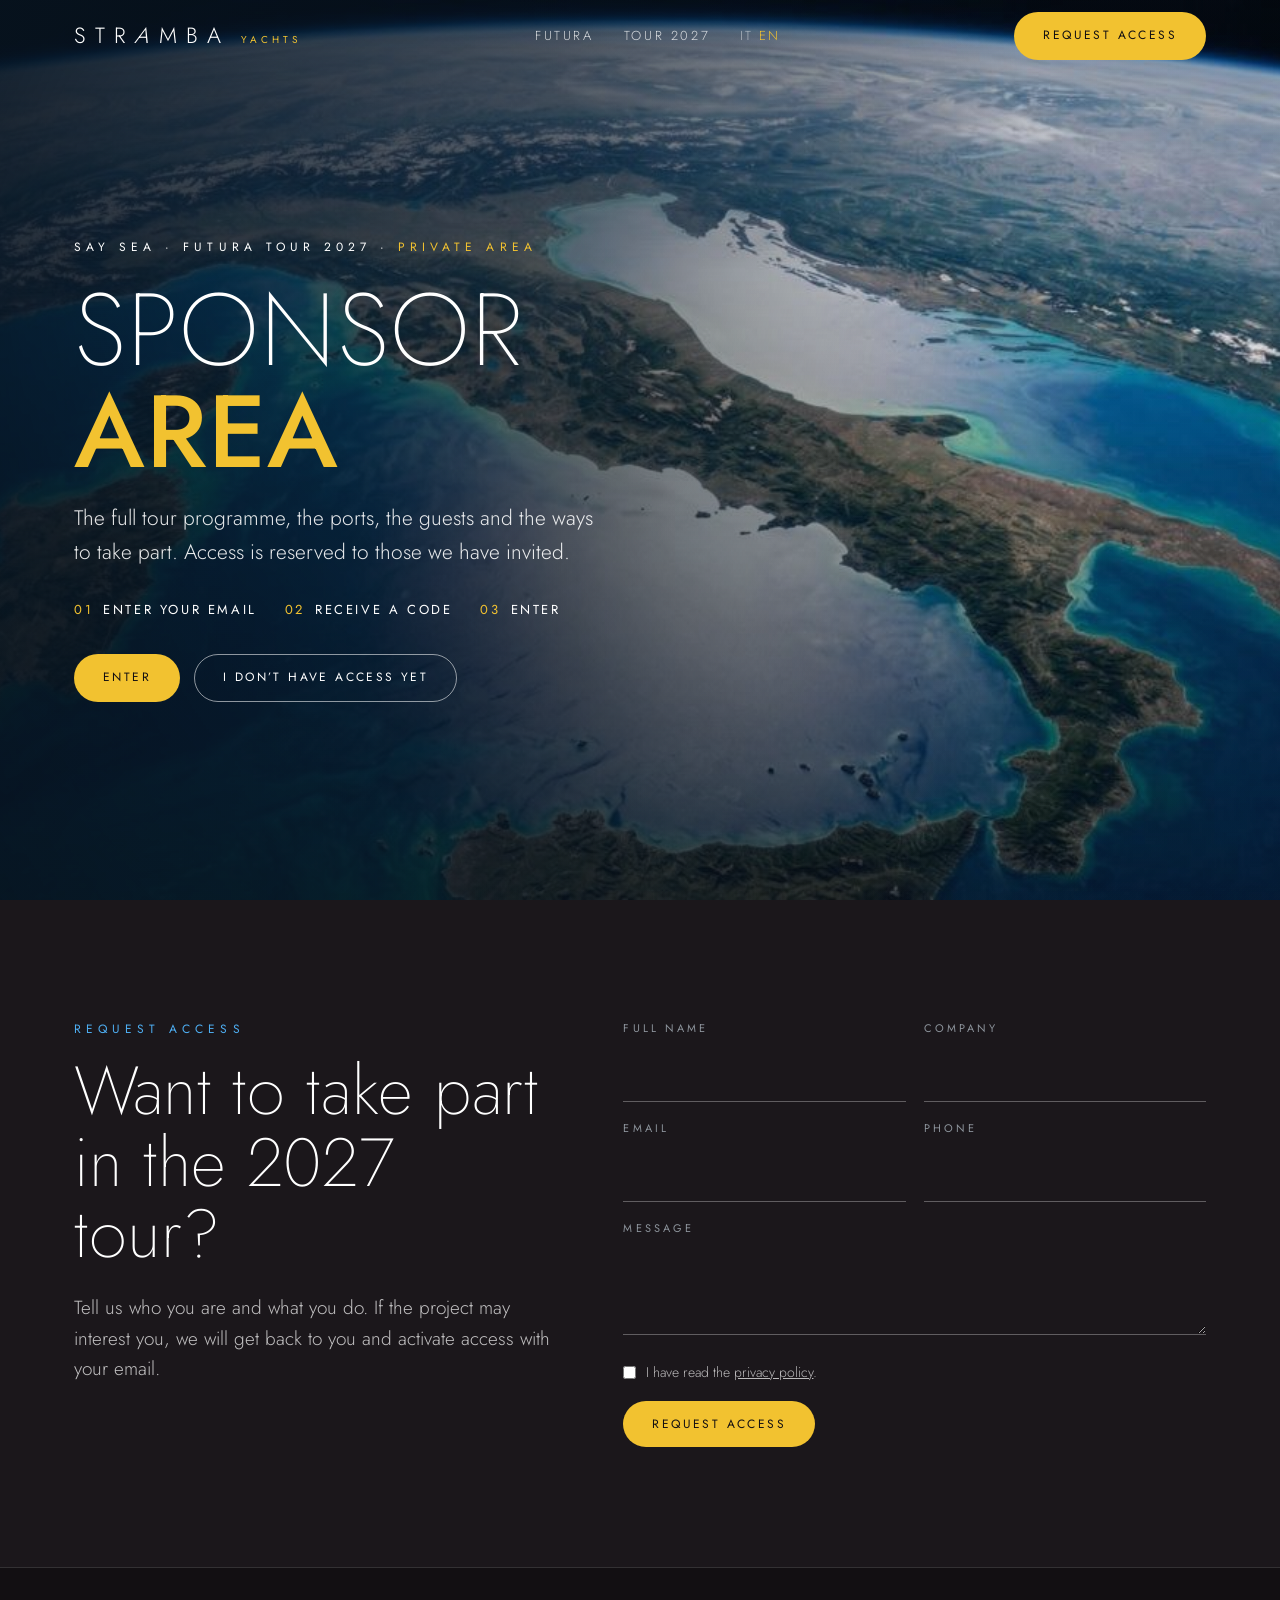
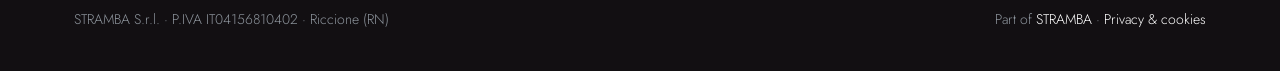
<file: area-sponsor-en.html>
<!DOCTYPE html>
<html lang="en">
<head>
<meta charset="utf-8">
<meta name="viewport" content="width=device-width, initial-scale=1">
<meta name="robots" content="noindex">
<title>Sponsor area — STRAMBA Yachts</title>
<meta name="description" content="Private access for Futura Tour 2027 sponsors.">
<link rel="preload" href="assets/fonts/jost-latin-200-normal.woff2" as="font" type="font/woff2" crossorigin>
<link rel="stylesheet" href="assets/style.css">
<style>
.gate{position:relative;min-height:100vh;display:flex;align-items:center;overflow:hidden;background:#07131f}
.gate .kb{position:absolute;inset:0;background:url(assets/tour/italia.jpg) 58% 50%/cover;animation:kb 30s ease-out both}
@keyframes kb{from{transform:scale(1.1)}to{transform:scale(1)}}
@media (prefers-reduced-motion:reduce){.gate .kb{animation:none}}
.gate::after{content:"";position:absolute;inset:0;background:linear-gradient(90deg,rgba(7,19,31,.88) 0%,rgba(7,19,31,.55) 45%,rgba(7,19,31,.05) 80%),linear-gradient(180deg,rgba(7,19,31,.4),rgba(7,19,31,0) 30%,rgba(7,19,31,.6))}
.gate .wrap{position:relative;z-index:2;padding-top:120px;padding-bottom:80px;width:100%}
.gate h1{font-size:clamp(46px,8vw,110px);font-weight:200;text-transform:uppercase;margin-bottom:20px;line-height:1}
.gate h1 b{font-weight:500;color:var(--yellow)}
.gate p{font-size:clamp(17px,2vw,21px);max-width:520px;color:rgba(255,255,255,.9);margin-bottom:30px}
.steps2{display:flex;gap:10px 28px;flex-wrap:wrap;margin:0 0 34px;font-size:13px;letter-spacing:.2em;text-transform:uppercase;font-weight:400}
.steps2 span i{font-style:normal;color:var(--yellow);margin-right:10px}
.req{background:var(--black2)}
</style>
</head>
<body>

<nav id="nav">
  <div class="wrap">
    <a href="./" class="logo">STR<span class="a">A</span>MBA<small>YACHTS</small></a>
    <ul>
      <li><a href="./">Futura</a></li>
      <li><a href="tour-2027-en.html">Tour 2027</a></li>
      <li class="lgi"><a href="area-sponsor.html" class="lg">IT</a> <a href="area-sponsor-en.html" class="lg on">EN</a></li>
    </ul>
    <a href="#richiesta" class="btn btn-y">Request access</a>
  </div>
</nav>

<header class="gate">
  <div class="kb"></div>
  <div class="wrap">
    <div class="eyebrow">Say sea · Futura Tour 2027 · <b>Private area</b></div>
    <h1>Sponsor<br><b>area</b></h1>
    <p>The full tour programme, the ports, the guests and the ways to take part. Access is reserved to those we have invited.</p>
    <div class="steps2"><span><i>01</i>Enter your email</span><span><i>02</i>Receive a code</span><span><i>03</i>Enter</span></div>
    <div class="ctas">
      <a href="sponsor/en.html" class="btn btn-y">Enter</a>
      <a href="#richiesta" class="btn btn-o">I don’t have access yet</a>
    </div>
  </div>
</header>

<section class="form-sec req" id="richiesta">
  <div class="wrap form-grid">
    <div>
      <div class="kicker">Request access</div>
      <h2>Want to take part<br>in the 2027 tour?</h2>
      <p class="body">Tell us who you are and what you do. If the project may interest you, we will get back to you and activate access with your email.</p>
    </div>
    <form id="form" novalidate>
      <input type="checkbox" name="botcheck" class="hp" tabindex="-1" autocomplete="off">
      <div><label class="lbl" for="n">Full name</label><input id="n" name="name" required autocomplete="name"></div>
      <div><label class="lbl" for="a">Company</label><input id="a" name="azienda" autocomplete="organization"></div>
      <div><label class="lbl" for="e">Email</label><input id="e" name="email" type="email" required autocomplete="email"></div>
      <div><label class="lbl" for="p">Phone</label><input id="p" name="telefono" type="tel" autocomplete="tel"></div>
      <div class="full"><label class="lbl" for="m">Message</label><textarea id="m" name="message"></textarea></div>
      <label class="check full"><input type="checkbox" id="privacy" required> <span>I have read the <a href="privacy.html" target="_blank">privacy policy</a>.</span></label>
      <div class="full"><button class="btn btn-y" type="submit" id="send">Request access</button></div>
      <div class="msg" id="msg"></div>
    </form>
  </div>
</section>

<footer>
  <div class="wrap">
    <div>STRAMBA S.r.l. · P.IVA IT04156810402 · Riccione (RN)</div>
    <div>Part of <a href="https://www.stramba.blue">STRAMBA</a> · <a href="privacy.html">Privacy &amp; cookies</a></div>
  </div>
</footer>

<script>
const WEB3FORMS_KEY = "04ab7bff-616c-4919-b332-3deb599f6a28";
const nav = document.getElementById('nav');
addEventListener('scroll', () => nav.classList.toggle('solid', scrollY > 60), {passive:true});
document.getElementById('form').addEventListener('submit', async e => {
  e.preventDefault();
  const f = e.target, F = n => f.elements[n], msg = document.getElementById('msg'), btn = document.getElementById('send');
  const show = (cls, t) => { msg.className = 'msg ' + cls; msg.textContent = t; };
  if(!F('name').value.trim() || !F('email').value || !F('email').checkValidity()){ return show('err', 'Please enter a valid name and email.'); }
  if(!document.getElementById('privacy').checked){ return show('err', 'Please confirm you have read the privacy policy.'); }
  const data = {
    access_key: WEB3FORMS_KEY,
    subject: 'Futura Tour 2027 — sponsor area access request (EN)',
    from_name: 'STRAMBA Yachts — Area sponsor',
    name: F('name').value.trim(), email: F('email').value.trim(),
    azienda: F('azienda').value.trim() || '—', telefono: F('telefono').value.trim() || '—',
    message: F('message').value.trim() || '—', botcheck: F('botcheck').checked
  };
  btn.disabled = true; btn.textContent = 'Sending…';
  try{
    const r = await fetch('https://api.web3forms.com/submit', {method:'POST', headers:{'Content-Type':'application/json', Accept:'application/json'}, body: JSON.stringify(data)});
    const j = await r.json();
    if(j.success){ f.reset(); show('ok', 'Thank you! We will get back to you soon to activate your access.'); }
    else throw 0;
  }catch(_){ show('err', 'Could not send. Please try again in a few minutes.'); }
  btn.disabled = false; btn.textContent = 'Request access';
});
</script>
</body>
</html>
</file>
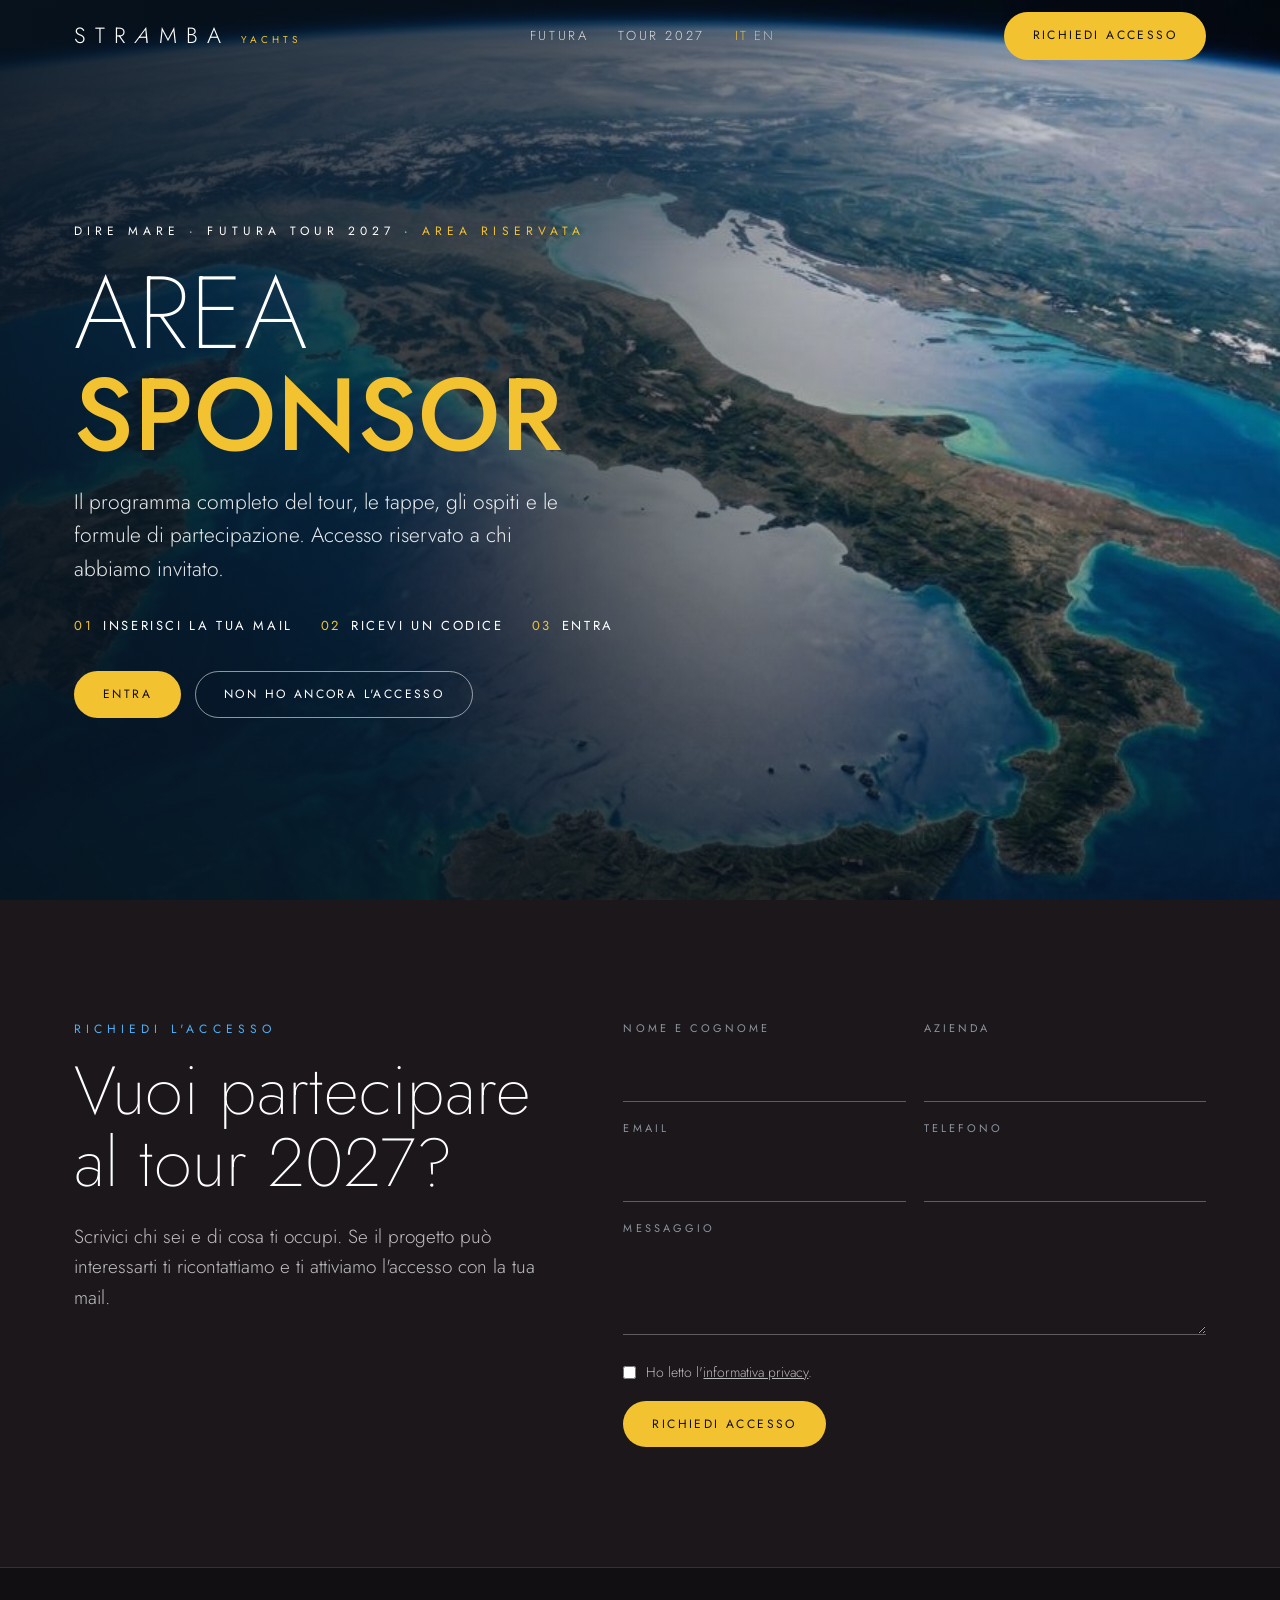
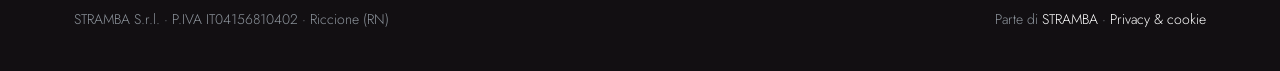
<file: area-sponsor.html>
<!DOCTYPE html>
<html lang="it">
<head>
<meta charset="utf-8">
<meta name="viewport" content="width=device-width, initial-scale=1">
<meta name="robots" content="noindex">
<title>Area sponsor — STRAMBA Yachts</title>
<meta name="description" content="Accesso riservato agli sponsor del Futura Tour 2027.">
<link rel="preload" href="assets/fonts/jost-latin-200-normal.woff2" as="font" type="font/woff2" crossorigin>
<link rel="stylesheet" href="assets/style.css">
<style>
.gate{position:relative;min-height:100vh;display:flex;align-items:center;overflow:hidden;background:#07131f}
.gate .kb{position:absolute;inset:0;background:url(assets/tour/italia.jpg) 58% 50%/cover;animation:kb 30s ease-out both}
@keyframes kb{from{transform:scale(1.1)}to{transform:scale(1)}}
@media (prefers-reduced-motion:reduce){.gate .kb{animation:none}}
.gate::after{content:"";position:absolute;inset:0;background:linear-gradient(90deg,rgba(7,19,31,.88) 0%,rgba(7,19,31,.55) 45%,rgba(7,19,31,.05) 80%),linear-gradient(180deg,rgba(7,19,31,.4),rgba(7,19,31,0) 30%,rgba(7,19,31,.6))}
.gate .wrap{position:relative;z-index:2;padding-top:120px;padding-bottom:80px;width:100%}
.gate h1{font-size:clamp(46px,8vw,110px);font-weight:200;text-transform:uppercase;margin-bottom:20px;line-height:1}
.gate h1 b{font-weight:500;color:var(--yellow)}
.gate p{font-size:clamp(17px,2vw,21px);max-width:520px;color:rgba(255,255,255,.9);margin-bottom:30px}
.steps2{display:flex;gap:10px 28px;flex-wrap:wrap;margin:0 0 34px;font-size:13px;letter-spacing:.2em;text-transform:uppercase;font-weight:400}
.steps2 span i{font-style:normal;color:var(--yellow);margin-right:10px}
.req{background:var(--black2)}
</style>
</head>
<body>

<nav id="nav">
  <div class="wrap">
    <a href="./" class="logo">STR<span class="a">A</span>MBA<small>YACHTS</small></a>
    <ul>
      <li><a href="it.html">Futura</a></li>
      <li><a href="tour-2027.html">Tour 2027</a></li>
      <li class="lgi"><a href="area-sponsor.html" class="lg on">IT</a> <a href="area-sponsor-en.html" class="lg">EN</a></li>
    </ul>
    <a href="#richiesta" class="btn btn-y">Richiedi accesso</a>
  </div>
</nav>

<header class="gate">
  <div class="kb"></div>
  <div class="wrap">
    <div class="eyebrow">Dire mare · Futura Tour 2027 · <b>Area riservata</b></div>
    <h1>Area<br><b>sponsor</b></h1>
    <p>Il programma completo del tour, le tappe, gli ospiti e le formule di partecipazione. Accesso riservato a chi abbiamo invitato.</p>
    <div class="steps2"><span><i>01</i>Inserisci la tua mail</span><span><i>02</i>Ricevi un codice</span><span><i>03</i>Entra</span></div>
    <div class="ctas">
      <a href="sponsor/" class="btn btn-y">Entra</a>
      <a href="#richiesta" class="btn btn-o">Non ho ancora l'accesso</a>
    </div>
  </div>
</header>

<section class="form-sec req" id="richiesta">
  <div class="wrap form-grid">
    <div>
      <div class="kicker">Richiedi l'accesso</div>
      <h2>Vuoi partecipare<br>al tour 2027?</h2>
      <p class="body">Scrivici chi sei e di cosa ti occupi. Se il progetto può interessarti ti ricontattiamo e ti attiviamo l'accesso con la tua mail.</p>
    </div>
    <form id="form" novalidate>
      <input type="checkbox" name="botcheck" class="hp" tabindex="-1" autocomplete="off">
      <div><label class="lbl" for="n">Nome e cognome</label><input id="n" name="name" required autocomplete="name"></div>
      <div><label class="lbl" for="a">Azienda</label><input id="a" name="azienda" autocomplete="organization"></div>
      <div><label class="lbl" for="e">Email</label><input id="e" name="email" type="email" required autocomplete="email"></div>
      <div><label class="lbl" for="p">Telefono</label><input id="p" name="telefono" type="tel" autocomplete="tel"></div>
      <div class="full"><label class="lbl" for="m">Messaggio</label><textarea id="m" name="message"></textarea></div>
      <label class="check full"><input type="checkbox" id="privacy" required> <span>Ho letto l'<a href="privacy.html" target="_blank">informativa privacy</a>.</span></label>
      <div class="full"><button class="btn btn-y" type="submit" id="send">Richiedi accesso</button></div>
      <div class="msg" id="msg"></div>
    </form>
  </div>
</section>

<footer>
  <div class="wrap">
    <div>STRAMBA S.r.l. · P.IVA IT04156810402 · Riccione (RN)</div>
    <div>Parte di <a href="https://www.stramba.blue">STRAMBA</a> · <a href="privacy.html">Privacy &amp; cookie</a></div>
  </div>
</footer>

<script>
const WEB3FORMS_KEY = "04ab7bff-616c-4919-b332-3deb599f6a28";
const nav = document.getElementById('nav');
addEventListener('scroll', () => nav.classList.toggle('solid', scrollY > 60), {passive:true});
document.getElementById('form').addEventListener('submit', async e => {
  e.preventDefault();
  const f = e.target, F = n => f.elements[n], msg = document.getElementById('msg'), btn = document.getElementById('send');
  const show = (cls, t) => { msg.className = 'msg ' + cls; msg.textContent = t; };
  if(!F('name').value.trim() || !F('email').value || !F('email').checkValidity()){ return show('err', 'Inserisci nome ed email validi.'); }
  if(!document.getElementById('privacy').checked){ return show('err', "Conferma di aver letto l'informativa privacy."); }
  const data = {
    access_key: WEB3FORMS_KEY,
    subject: 'Futura Tour 2027 — richiesta accesso area sponsor',
    from_name: 'STRAMBA Yachts — Area sponsor',
    name: F('name').value.trim(), email: F('email').value.trim(),
    azienda: F('azienda').value.trim() || '—', telefono: F('telefono').value.trim() || '—',
    message: F('message').value.trim() || '—', botcheck: F('botcheck').checked
  };
  btn.disabled = true; btn.textContent = 'Invio…';
  try{
    const r = await fetch('https://api.web3forms.com/submit', {method:'POST', headers:{'Content-Type':'application/json', Accept:'application/json'}, body: JSON.stringify(data)});
    const j = await r.json();
    if(j.success){ f.reset(); show('ok', 'Grazie! Ti ricontatteremo presto per attivare l\'accesso.'); }
    else throw 0;
  }catch(_){ show('err', 'Invio non riuscito. Riprova tra qualche minuto.'); }
  btn.disabled = false; btn.textContent = 'Richiedi accesso';
});
</script>
</body>
</html>
</file>
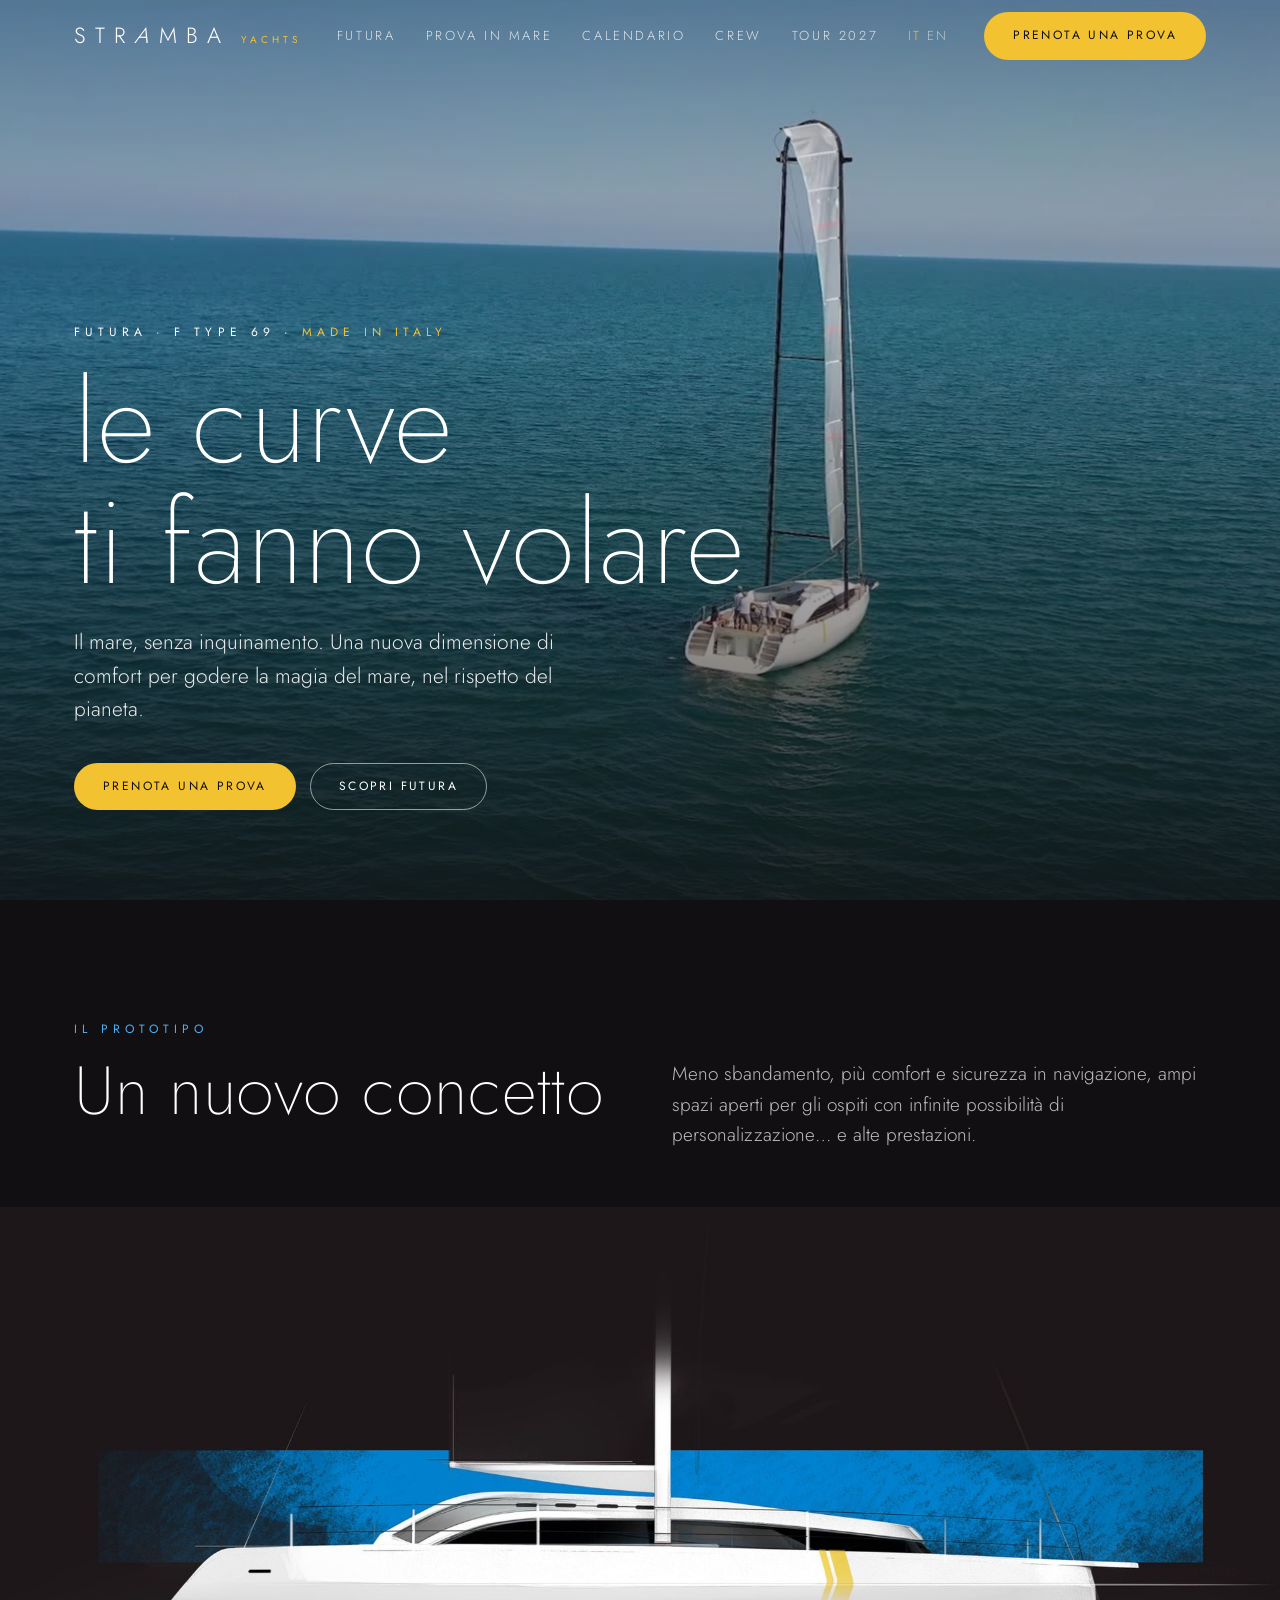
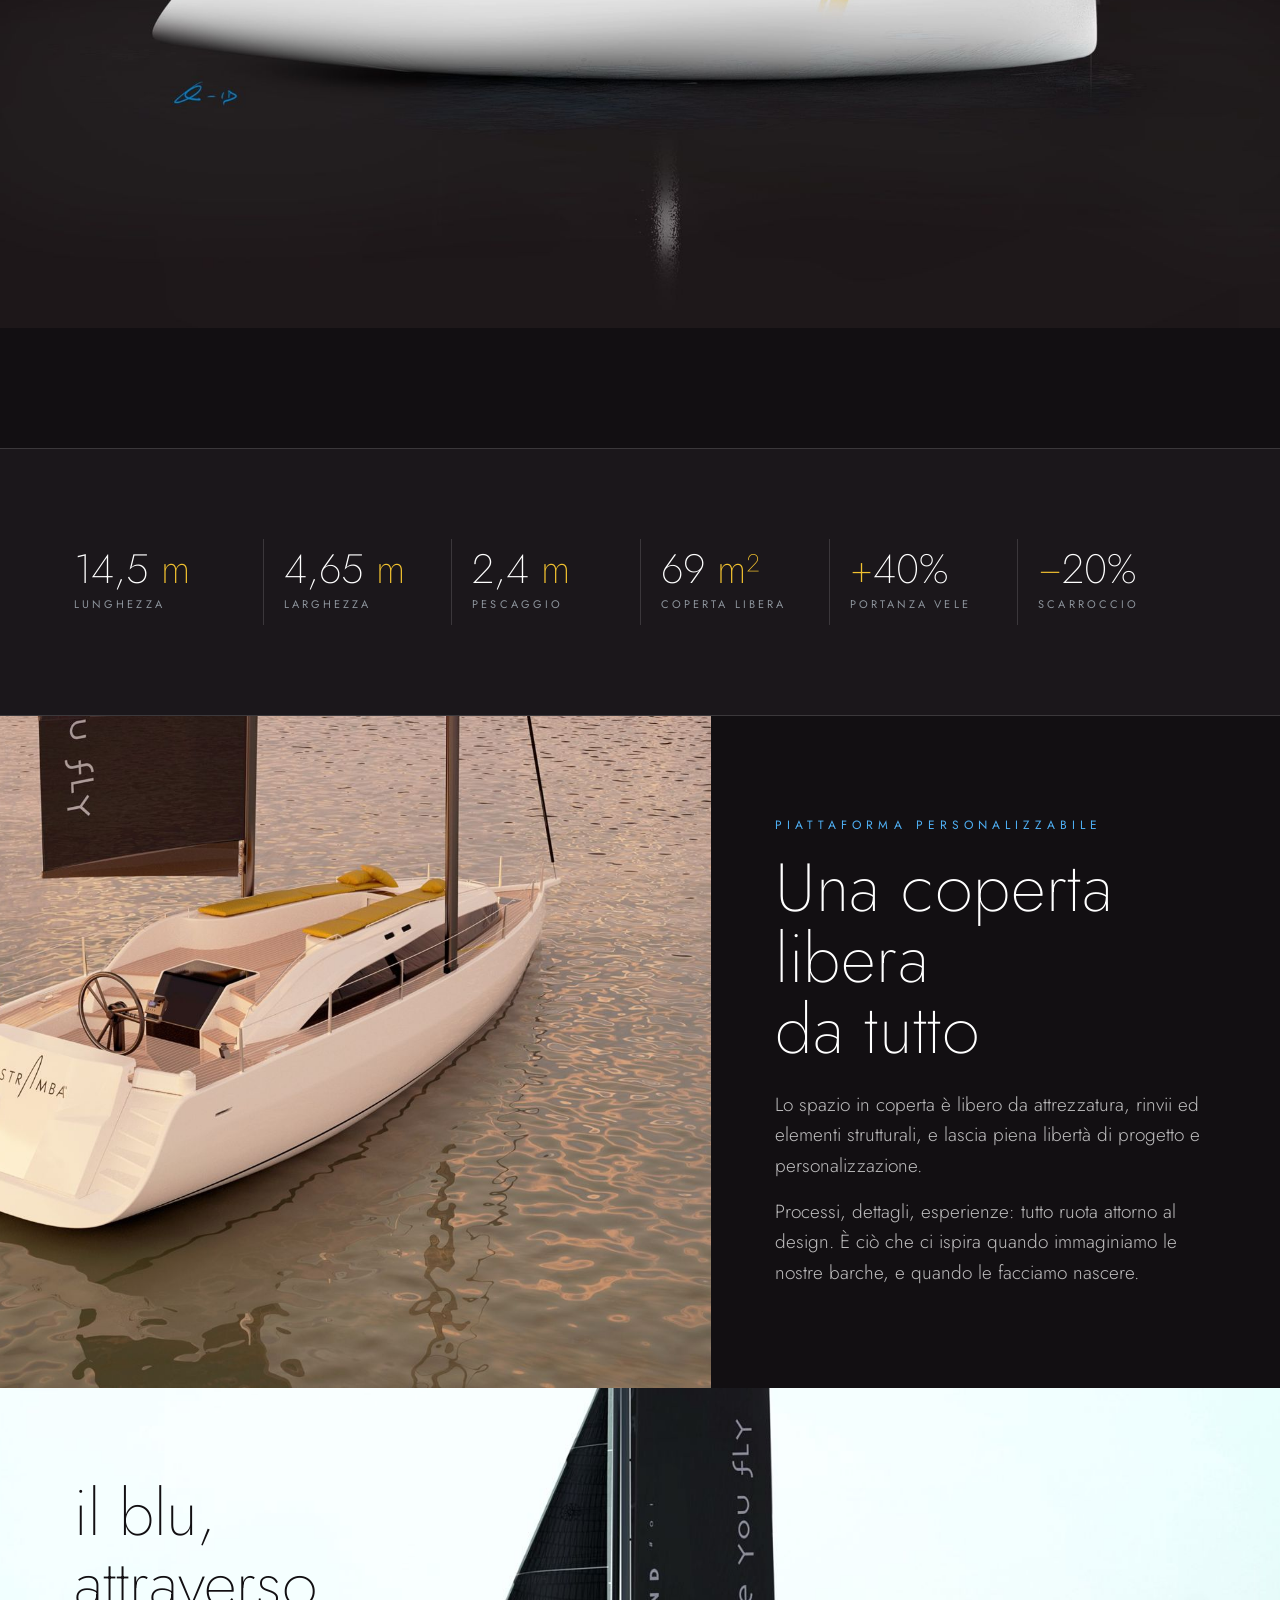
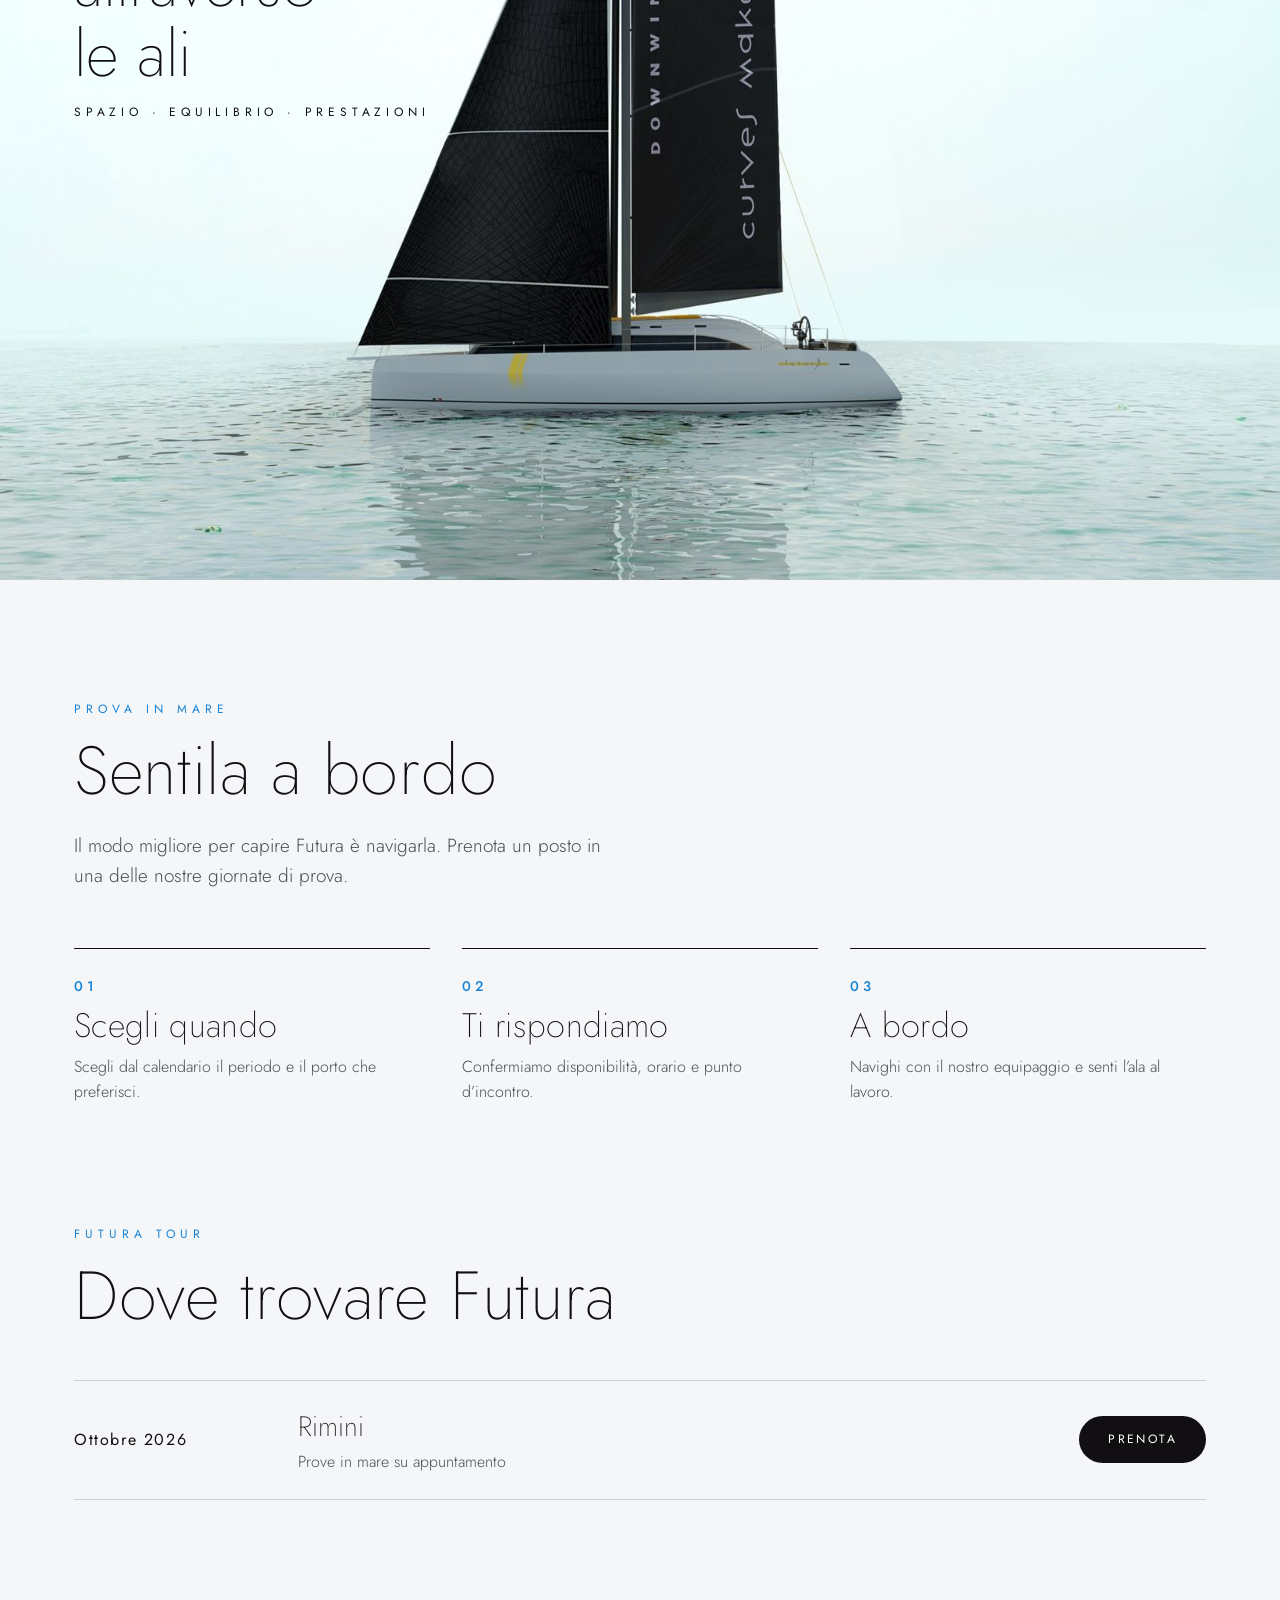
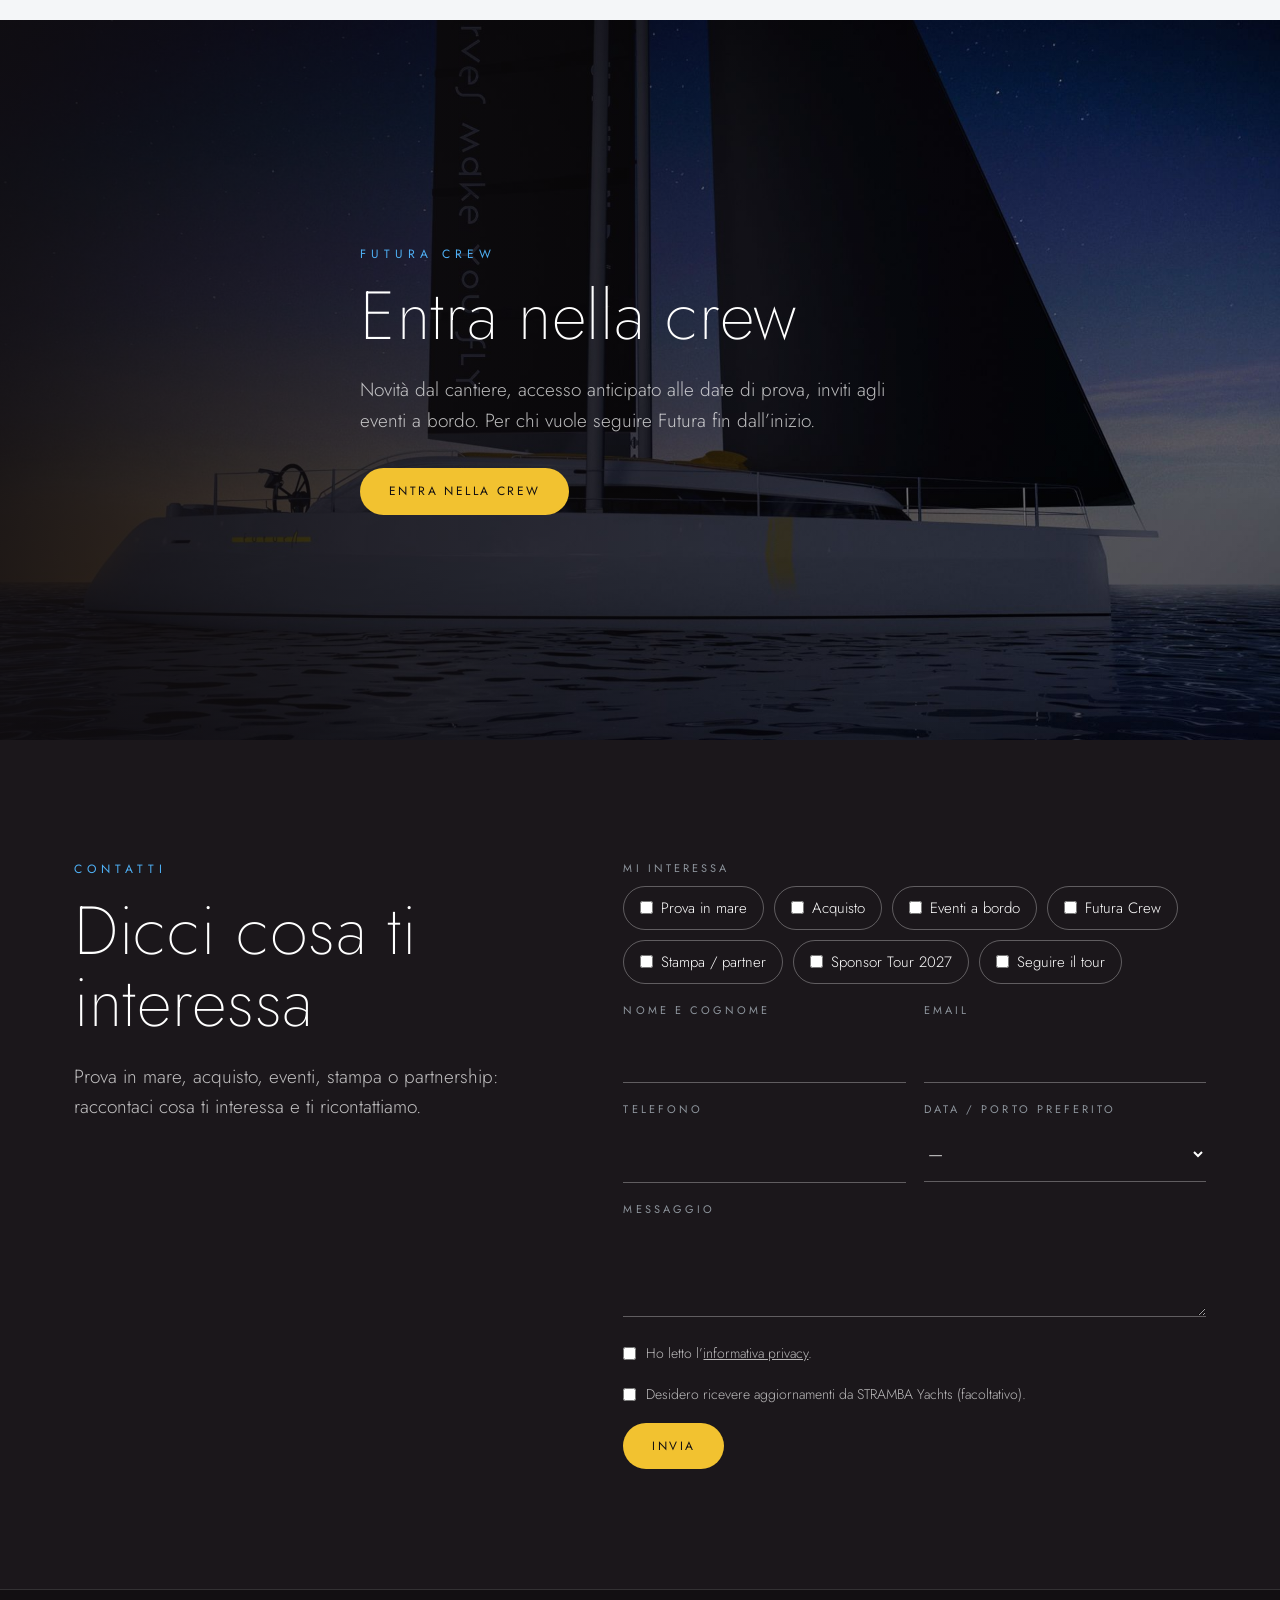
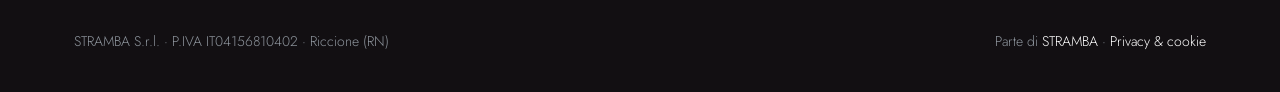
<file: it.html>
<!DOCTYPE html>
<html lang="it">
<head>
<meta charset="utf-8">
<meta name="viewport" content="width=device-width, initial-scale=1">
<title>STRAMBA Yachts — Futura</title>
<meta name="description" content="STRAMBA Yachts — Futura F TYPE 69. Il mare, senza inquinamento. Prenota una prova in mare. Made in Italy.">
<meta property="og:title" content="STRAMBA Yachts — Futura">
<meta property="og:description" content="Le curve ti fanno volare. Prenota una prova in mare su Futura.">
<meta property="og:image" content="https://stramba.yachts/assets/futura-sail.jpg">
<link rel="preload" href="assets/fonts/jost-latin-200-normal.woff2" as="font" type="font/woff2" crossorigin>
<link rel="stylesheet" href="assets/style.css">
</head>
<body>

<nav id="nav">
  <div class="wrap">
    <a href="#top" class="logo">STR<span class="a">A</span>MBA<small>YACHTS</small></a>
    <ul>
      <li><a href="#futura">Futura</a></li>
      <li><a href="#prova">Prova in mare</a></li>
      <li><a href="#calendario">Calendario</a></li>
      <li><a href="#crew">Crew</a></li>
      <li><a href="tour-2027.html">Tour 2027</a></li>
      <li class="lgi"><a href="it.html" class="lg on">IT</a> <a href="./" class="lg">EN</a></li>
    </ul>
    <a href="#contatti" class="btn btn-y">Prenota una prova</a>
  </div>
</nav>

<header class="hero" id="top">
  <video autoplay muted loop playsinline poster="assets/futura-virata-poster.jpg">
    <source src="assets/futura-virata.mp4" type="video/mp4">
  </video>
  <div class="wrap">
    <div class="eyebrow">Futura · F TYPE 69 · <b>Made in Italy</b></div>
    <h1>le curve<br>ti fanno volare</h1>
    <p>Il mare, senza inquinamento. Una nuova dimensione di comfort per godere la magia del mare, nel rispetto del pianeta.</p>
    <div class="ctas">
      <a href="#contatti" class="btn btn-y">Prenota una prova</a>
      <a href="#futura" class="btn btn-o">Scopri Futura</a>
    </div>
  </div>
</header>

<section class="concept" id="futura">
  <div class="wrap head">
    <div>
      <div class="kicker">Il prototipo</div>
      <h2>Un nuovo concetto</h2>
    </div>
    <div>
      <p class="body">Meno sbandamento, più comfort e sicurezza in navigazione, ampi spazi aperti per gli ospiti con infinite possibilità di personalizzazione… e alte prestazioni.</p>
    </div>
  </div>
  <img class="sketch" src="assets/futura-sketch.jpg" alt="Futura F TYPE 69 — schizzo di progetto" loading="lazy">
</section>

<section class="numbers">
  <div class="wrap grid-n">
    <div><b>14,5<em> m</em></b><span>Lunghezza</span></div>
    <div><b>4,65<em> m</em></b><span>Larghezza</span></div>
    <div><b>2,4<em> m</em></b><span>Pescaggio</span></div>
    <div><b>69<em> m²</em></b><span>Coperta libera</span></div>
    <div><b><em>+</em>40%</b><span>Portanza vele</span></div>
    <div><b><em>−</em>20%</b><span>Scarroccio</span></div>
  </div>
</section>

<div class="split">
  <div class="pic" style="background-image:url(assets/futura-deck.jpg)" role="img" aria-label="La coperta di Futura al tramonto"></div>
  <div class="txt">
    <div class="kicker">Piattaforma personalizzabile</div>
    <h2>Una coperta libera<br>da tutto</h2>
    <p class="body">Lo spazio in coperta è libero da attrezzatura, rinvii ed elementi strutturali, e lascia piena libertà di progetto e personalizzazione.</p>
    <p class="body">Processi, dettagli, esperienze: tutto ruota attorno al design. È ciò che ci ispira quando immaginiamo le nostre barche, e quando le facciamo nascere.</p>
  </div>
</div>

<div class="bleed">
  <div class="wrap">
    <q>il blu,<br>attraverso<br>le ali</q>
    <small>Spazio · Equilibrio · Prestazioni</small>
  </div>
</div>

<section class="light" id="prova">
  <div class="wrap">
    <div class="kicker">Prova in mare</div>
    <h2>Sentila a bordo</h2>
    <p class="body">Il modo migliore per capire Futura è navigarla. Prenota un posto in una delle nostre giornate di prova.</p>
    <div class="steps">
      <div class="step"><i>01</i><h3>Scegli quando</h3><p>Scegli dal calendario il periodo e il porto che preferisci.</p></div>
      <div class="step"><i>02</i><h3>Ti rispondiamo</h3><p>Confermiamo disponibilità, orario e punto d’incontro.</p></div>
      <div class="step"><i>03</i><h3>A bordo</h3><p>Navighi con il nostro equipaggio e senti l’ala al lavoro.</p></div>
    </div>
  </div>
</section>

<section class="light" id="calendario" style="padding-top:0">
  <div class="wrap">
    <div class="kicker">Futura Tour</div>
    <h2>Dove trovare Futura</h2>
    <div class="stops" id="stops"></div>
  </div>
</section>

<section class="crew" id="crew">
  <div class="wrap">
    <div class="kicker">Futura Crew</div>
    <h2>Entra nella crew</h2>
    <p class="body">Novità dal cantiere, accesso anticipato alle date di prova, inviti agli eventi a bordo. Per chi vuole seguire Futura fin dall’inizio.</p>
    <div class="ctas" style="margin-top:32px"><a href="#contatti" class="btn btn-y" data-pick="Futura Crew">Entra nella crew</a></div>
  </div>
</section>

<section class="form-sec" id="contatti">
  <div class="wrap form-grid">
    <div>
      <div class="kicker">Contatti</div>
      <h2>Dicci cosa ti interessa</h2>
      <p class="body">Prova in mare, acquisto, eventi, stampa o partnership: raccontaci cosa ti interessa e ti ricontattiamo.</p>
    </div>
    <form id="form" novalidate>
      <input type="checkbox" name="botcheck" class="hp" tabindex="-1" autocomplete="off">
      <div class="full">
        <span class="lbl">Mi interessa</span>
        <div class="chips">
          <label><input type="checkbox" name="interesse" value="Test sail"> Prova in mare</label>
          <label><input type="checkbox" name="interesse" value="Purchase"> Acquisto</label>
          <label><input type="checkbox" name="interesse" value="On-board events"> Eventi a bordo</label>
          <label><input type="checkbox" name="interesse" value="Futura Crew"> Futura Crew</label>
          <label><input type="checkbox" name="interesse" value="Press / partner"> Stampa / partner</label>
          <label><input type="checkbox" name="interesse" value="Tour 2027 sponsor"> Sponsor Tour 2027</label>
          <label><input type="checkbox" name="interesse" value="Follow the tour"> Seguire il tour</label>
        </div>
      </div>
      <div><label class="lbl" for="n">Nome e cognome</label><input id="n" name="name" required autocomplete="name"></div>
      <div><label class="lbl" for="e">Email</label><input id="e" name="email" type="email" required autocomplete="email"></div>
      <div><label class="lbl" for="p">Telefono</label><input id="p" name="telefono" type="tel" autocomplete="tel"></div>
      <div><label class="lbl" for="w">Data / porto preferito</label><select id="w" name="data_preferita"><option value="">—</option></select></div>
      <div class="full"><label class="lbl" for="m">Messaggio</label><textarea id="m" name="message"></textarea></div>
      <label class="check full"><input type="checkbox" id="privacy" required> <span>Ho letto l’<a href="privacy.html" target="_blank">informativa privacy</a>.</span></label>
      <label class="check full"><input type="checkbox" name="newsletter" value="Yes"> <span>Desidero ricevere aggiornamenti da STRAMBA Yachts (facoltativo).</span></label>
      <div class="full"><button class="btn btn-y" type="submit" id="send">Invia</button></div>
      <div class="msg" id="msg"></div>
    </form>
  </div>
</section>

<footer>
  <div class="wrap">
    <div>STRAMBA S.r.l. · P.IVA IT04156810402 · Riccione (RN)</div>
    <div>Parte di <a href="https://www.stramba.blue">STRAMBA</a> · <a href="privacy.html">Privacy &amp; cookie</a></div>
  </div>
</footer>

<script>
/* Chiave Web3Forms: fa da "alias" dell'email di destinazione, che così non compare nel sito. */
const WEB3FORMS_KEY = "04ab7bff-616c-4919-b332-3deb599f6a28";

const nav = document.getElementById('nav');
addEventListener('scroll', () => nav.classList.toggle('solid', scrollY > 60), {passive:true});

/* Calendario: si modifica nel file eventi.json */
function renderEventi(list){
  const box = document.getElementById('stops'), sel = document.getElementById('w');
  const esc = s => String(s||'').replace(/[&<>"]/g, c => ({'&':'&amp;','<':'&lt;','>':'&gt;','"':'&quot;'}[c]));
  if(!list.length){ box.innerHTML = '<p class="empty">Nuove date in arrivo. Lascia i tuoi dati per essere avvisato.</p>'; }
  else box.innerHTML = list.map(ev => `
    <div class="stop">
      <div class="when">${esc(ev.quando_it||ev.quando)}</div>
      <div class="where">${esc(ev.dove)}${(ev.nota_it||ev.nota) ? `<div style="font-size:16px;color:#4a4f56;font-weight:300">${esc(ev.nota_it||ev.nota)}</div>` : ''}</div>
      <a href="#contatti" class="btn btn-b" data-when="${esc((ev.quando_it||ev.quando) + ' · ' + ev.dove)}">Prenota</a>
    </div>`).join('');
  list.forEach(ev => { const o = document.createElement('option'); o.textContent = (ev.quando_it||ev.quando) + ' · ' + ev.dove; sel.appendChild(o); });
  const o = document.createElement('option'); o.textContent = 'Altro / da concordare'; sel.appendChild(o);
}
fetch('eventi.json', {cache:'no-store'}).then(r => r.json()).then(renderEventi).catch(() => renderEventi(window.EVENTI_FALLBACK || []));

/* I pulsanti "Book" precompilano il modulo */
document.addEventListener('click', e => {
  const b = e.target.closest('[data-when],[data-pick]'); if(!b) return;
  if(b.dataset.when){ document.getElementById('w').value = b.dataset.when; document.querySelector('input[value="Test sail"]').checked = true; }
  if(b.dataset.pick){ document.querySelector(`input[value="${b.dataset.pick}"]`).checked = true; }
});

/* Invio modulo */
document.getElementById('form').addEventListener('submit', async e => {
  e.preventDefault();
  const f = e.target, F = n => f.elements[n], msg = document.getElementById('msg'), btn = document.getElementById('send');
  const show = (cls, t) => { msg.className = 'msg ' + cls; msg.textContent = t; };
  if(!F('name').value.trim() || !F('email').checkValidity() || !F('email').value){ return show('err', 'Inserisci nome ed email validi.'); }
  if(!document.getElementById('privacy').checked){ return show('err', 'Conferma di aver letto l\'informativa privacy.'); }
  const interessi = [...f.querySelectorAll('input[name=interesse]:checked')].map(i => i.value).join(', ') || '—';
  const data = {
    access_key: WEB3FORMS_KEY,
    subject: 'stramba.yachts — new request: ' + interessi,
    from_name: 'STRAMBA Yachts website (IT)',
    name: F('name').value.trim(), email: F('email').value.trim(), telefono: F('telefono').value.trim() || '—',
    interessi, data_preferita: F('data_preferita').value || '—',
    message: F('message').value.trim() || '—',
    newsletter: F('newsletter').checked ? 'Yes' : 'No',
    botcheck: F('botcheck').checked
  };
  btn.disabled = true; btn.textContent = 'Invio…';
  try{
    const r = await fetch('https://api.web3forms.com/submit', {method:'POST', headers:{'Content-Type':'application/json', Accept:'application/json'}, body: JSON.stringify(data)});
    const j = await r.json();
    if(j.success){ f.reset(); show('ok', 'Grazie! Abbiamo ricevuto la tua richiesta e ti ricontatteremo presto.'); }
    else throw 0;
  }catch(_){ show('err', 'Invio non riuscito. Riprova tra qualche minuto.'); }
  btn.disabled = false; btn.textContent = 'Invia';
});
</script>
</body>
</html>
</file>
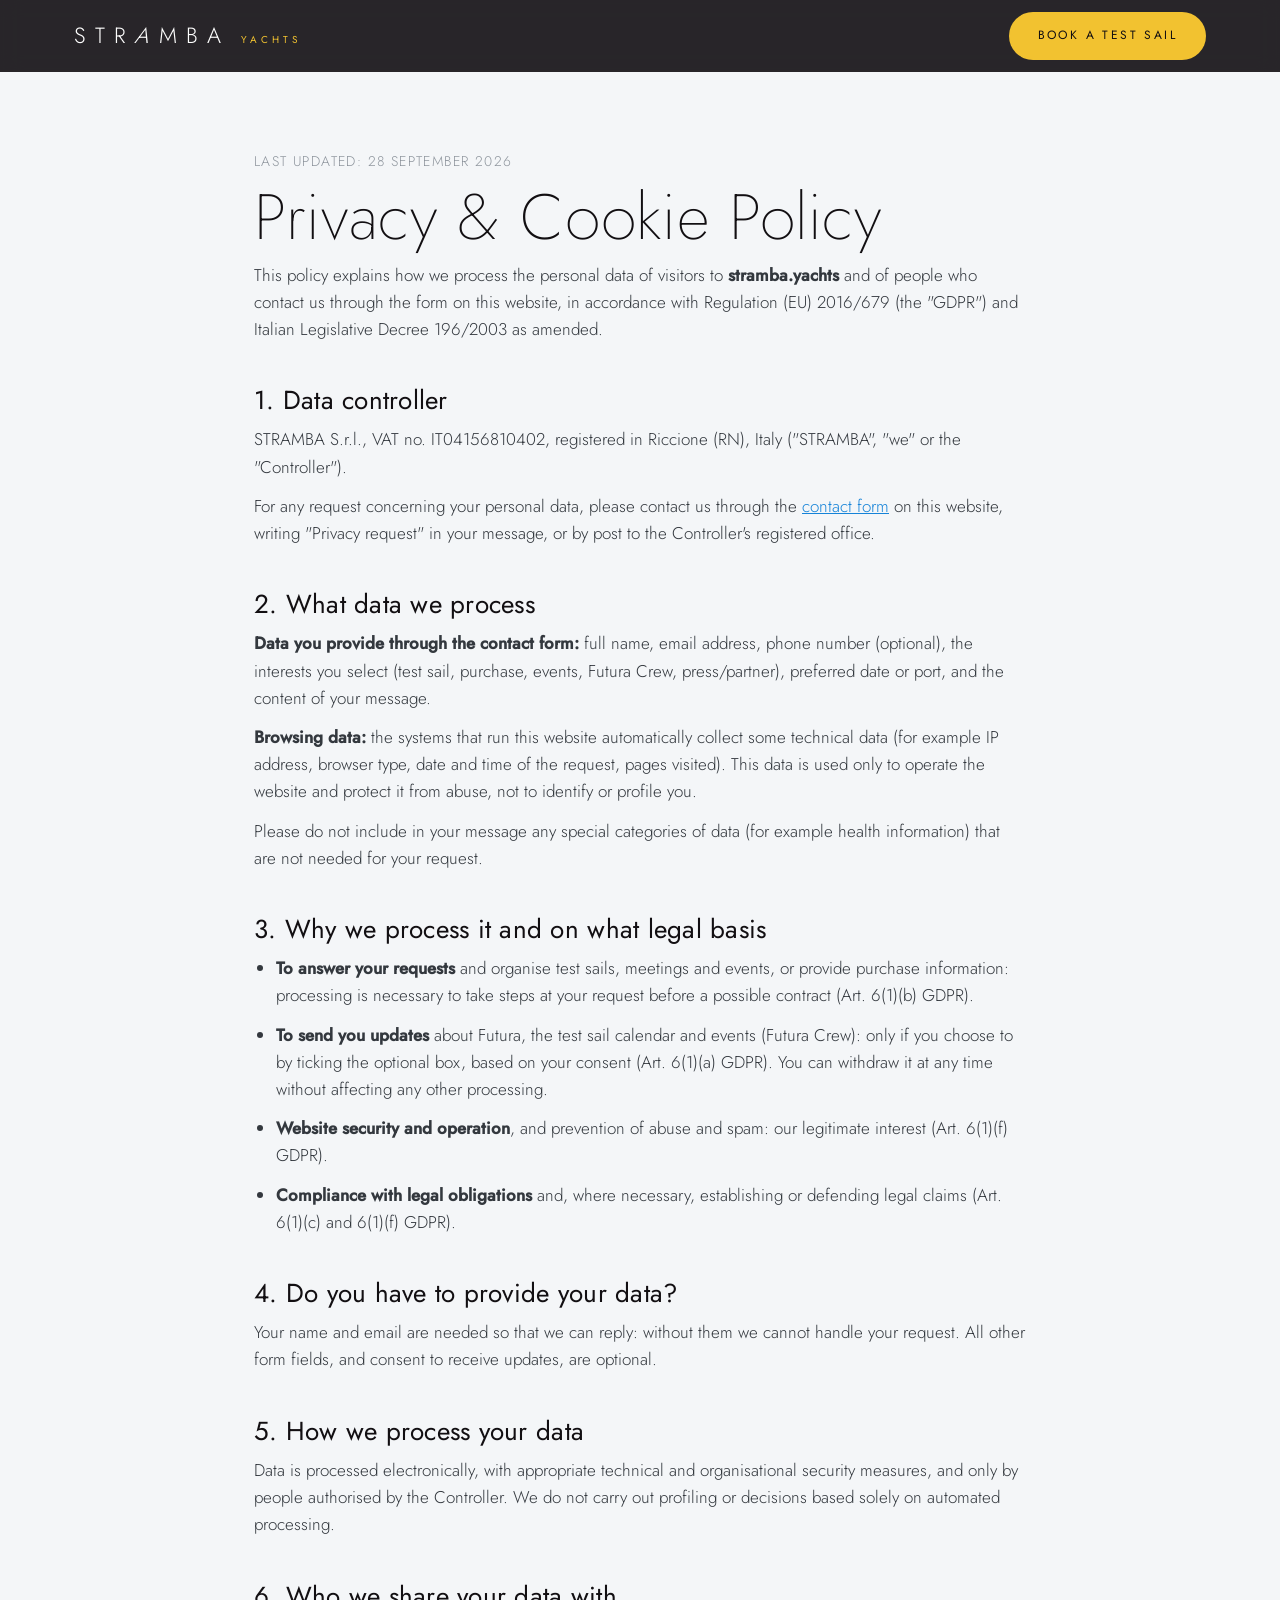
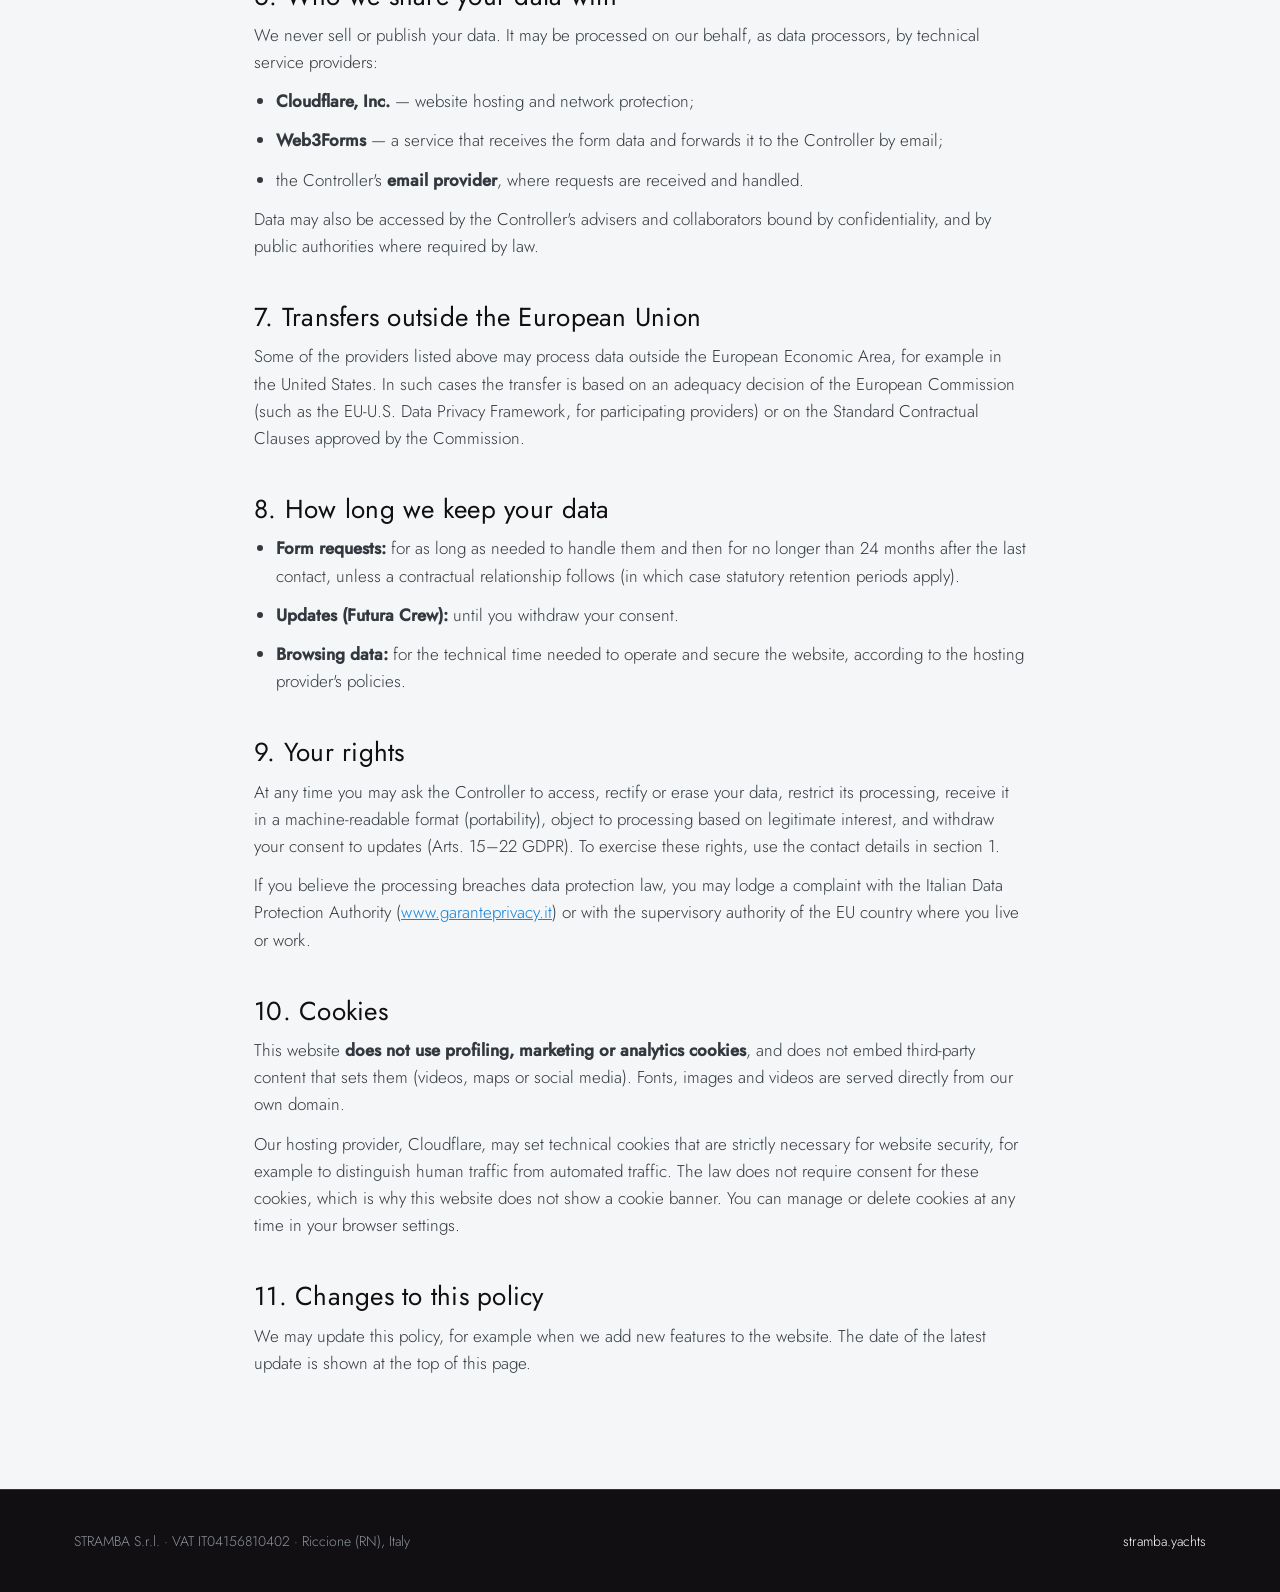
<file: privacy.html>
<!DOCTYPE html>
<html lang="en">
<head>
<meta charset="utf-8">
<meta name="viewport" content="width=device-width, initial-scale=1">
<title>Privacy &amp; Cookie Policy — STRAMBA Yachts</title>
<meta name="description" content="How stramba.yachts processes personal data and uses cookies.">
<link rel="stylesheet" href="assets/style.css">
</head>
<body>

<nav class="solid">
  <div class="wrap">
    <a href="./" class="logo">STR<span class="a">A</span>MBA<small>YACHTS</small></a>
    <a href="./#contatti" class="btn btn-y">Book a test sail</a>
  </div>
</nav>

<main class="legal">
  <div class="wrap">
    <p class="upd">Last updated: 28 September 2026</p>
    <h1>Privacy &amp; Cookie Policy</h1>
    <p>This policy explains how we process the personal data of visitors to <b>stramba.yachts</b> and of people who contact us through the form on this website, in accordance with Regulation (EU) 2016/679 (the "GDPR") and Italian Legislative Decree 196/2003 as amended.</p>

    <h2>1. Data controller</h2>
    <p>STRAMBA S.r.l., VAT no. IT04156810402, registered in Riccione (RN), Italy ("STRAMBA", "we" or the "Controller").</p>
    <p>For any request concerning your personal data, please contact us through the <a href="./#contatti">contact form</a> on this website, writing "Privacy request" in your message, or by post to the Controller's registered office.</p>

    <h2>2. What data we process</h2>
    <p><b>Data you provide through the contact form:</b> full name, email address, phone number (optional), the interests you select (test sail, purchase, events, Futura Crew, press/partner), preferred date or port, and the content of your message.</p>
    <p><b>Browsing data:</b> the systems that run this website automatically collect some technical data (for example IP address, browser type, date and time of the request, pages visited). This data is used only to operate the website and protect it from abuse, not to identify or profile you.</p>
    <p>Please do not include in your message any special categories of data (for example health information) that are not needed for your request.</p>

    <h2>3. Why we process it and on what legal basis</h2>
    <ul>
      <li><b>To answer your requests</b> and organise test sails, meetings and events, or provide purchase information: processing is necessary to take steps at your request before a possible contract (Art. 6(1)(b) GDPR).</li>
      <li><b>To send you updates</b> about Futura, the test sail calendar and events (Futura Crew): only if you choose to by ticking the optional box, based on your consent (Art. 6(1)(a) GDPR). You can withdraw it at any time without affecting any other processing.</li>
      <li><b>Website security and operation</b>, and prevention of abuse and spam: our legitimate interest (Art. 6(1)(f) GDPR).</li>
      <li><b>Compliance with legal obligations</b> and, where necessary, establishing or defending legal claims (Art. 6(1)(c) and 6(1)(f) GDPR).</li>
    </ul>

    <h2>4. Do you have to provide your data?</h2>
    <p>Your name and email are needed so that we can reply: without them we cannot handle your request. All other form fields, and consent to receive updates, are optional.</p>

    <h2>5. How we process your data</h2>
    <p>Data is processed electronically, with appropriate technical and organisational security measures, and only by people authorised by the Controller. We do not carry out profiling or decisions based solely on automated processing.</p>

    <h2>6. Who we share your data with</h2>
    <p>We never sell or publish your data. It may be processed on our behalf, as data processors, by technical service providers:</p>
    <ul>
      <li><b>Cloudflare, Inc.</b> — website hosting and network protection;</li>
      <li><b>Web3Forms</b> — a service that receives the form data and forwards it to the Controller by email;</li>
      <li>the Controller's <b>email provider</b>, where requests are received and handled.</li>
    </ul>
    <p>Data may also be accessed by the Controller's advisers and collaborators bound by confidentiality, and by public authorities where required by law.</p>

    <h2>7. Transfers outside the European Union</h2>
    <p>Some of the providers listed above may process data outside the European Economic Area, for example in the United States. In such cases the transfer is based on an adequacy decision of the European Commission (such as the EU-U.S. Data Privacy Framework, for participating providers) or on the Standard Contractual Clauses approved by the Commission.</p>

    <h2>8. How long we keep your data</h2>
    <ul>
      <li><b>Form requests:</b> for as long as needed to handle them and then for no longer than 24 months after the last contact, unless a contractual relationship follows (in which case statutory retention periods apply).</li>
      <li><b>Updates (Futura Crew):</b> until you withdraw your consent.</li>
      <li><b>Browsing data:</b> for the technical time needed to operate and secure the website, according to the hosting provider's policies.</li>
    </ul>

    <h2>9. Your rights</h2>
    <p>At any time you may ask the Controller to access, rectify or erase your data, restrict its processing, receive it in a machine-readable format (portability), object to processing based on legitimate interest, and withdraw your consent to updates (Arts. 15–22 GDPR). To exercise these rights, use the contact details in section 1.</p>
    <p>If you believe the processing breaches data protection law, you may lodge a complaint with the Italian Data Protection Authority (<a href="https://www.garanteprivacy.it" target="_blank" rel="noopener">www.garanteprivacy.it</a>) or with the supervisory authority of the EU country where you live or work.</p>

    <h2>10. Cookies</h2>
    <p>This website <b>does not use profiling, marketing or analytics cookies</b>, and does not embed third-party content that sets them (videos, maps or social media). Fonts, images and videos are served directly from our own domain.</p>
    <p>Our hosting provider, Cloudflare, may set technical cookies that are strictly necessary for website security, for example to distinguish human traffic from automated traffic. The law does not require consent for these cookies, which is why this website does not show a cookie banner. You can manage or delete cookies at any time in your browser settings.</p>

    <h2>11. Changes to this policy</h2>
    <p>We may update this policy, for example when we add new features to the website. The date of the latest update is shown at the top of this page.</p>
  </div>
</main>

<footer>
  <div class="wrap">
    <div>STRAMBA S.r.l. · VAT IT04156810402 · Riccione (RN), Italy</div>
    <div><a href="./">stramba.yachts</a></div>
  </div>
</footer>
</body>
</html>
</file>
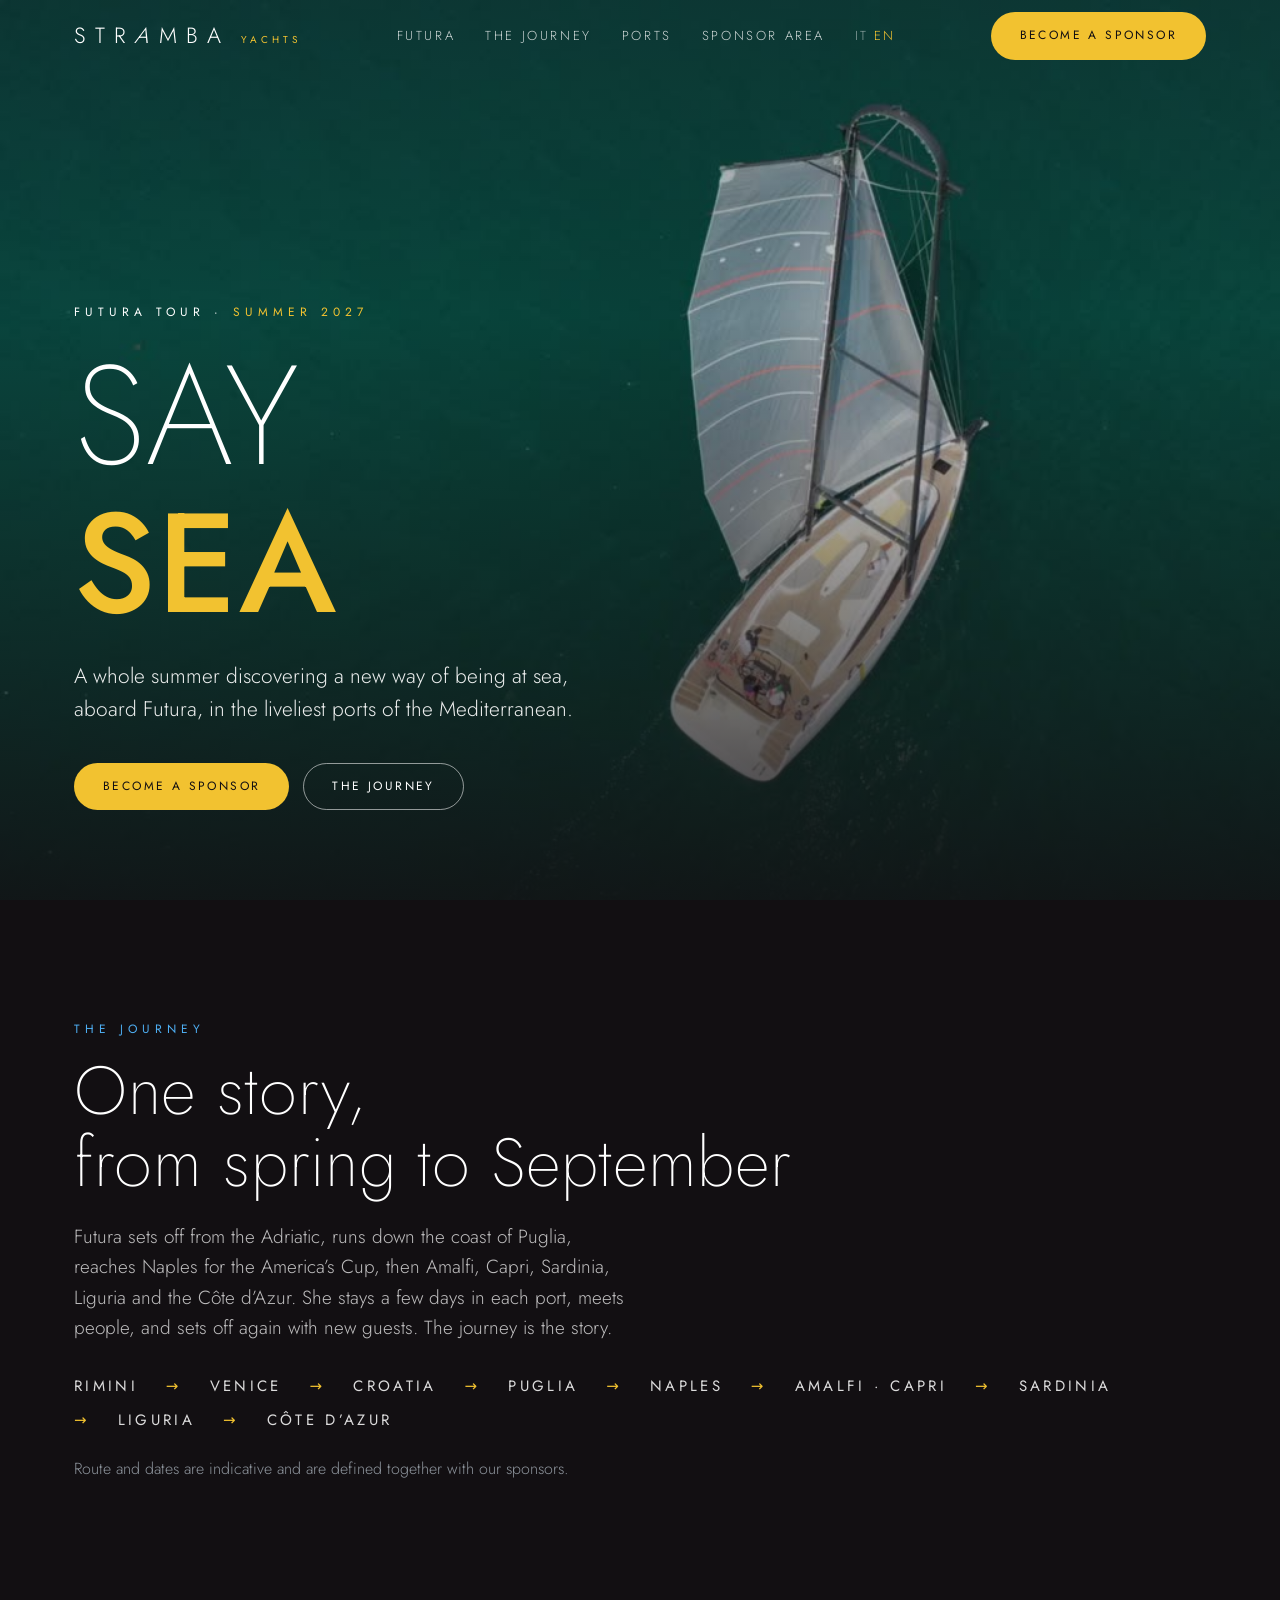
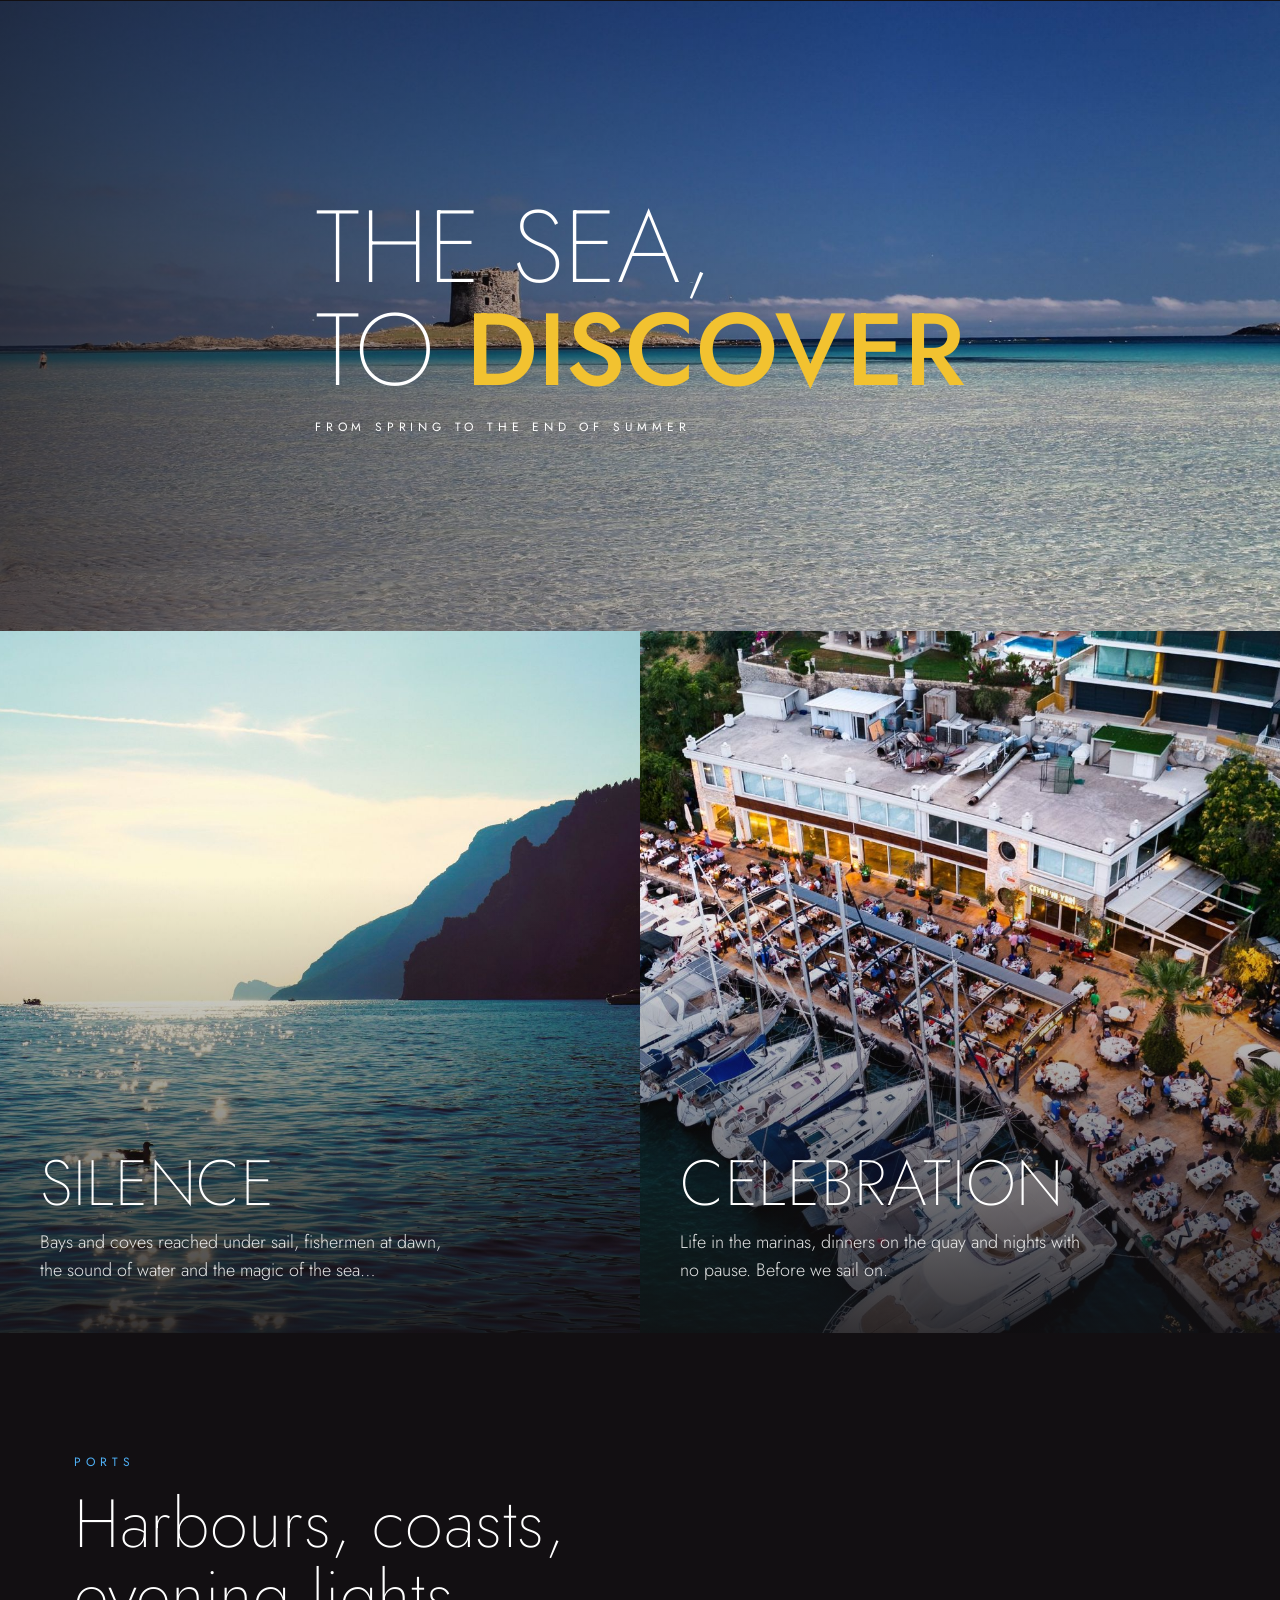
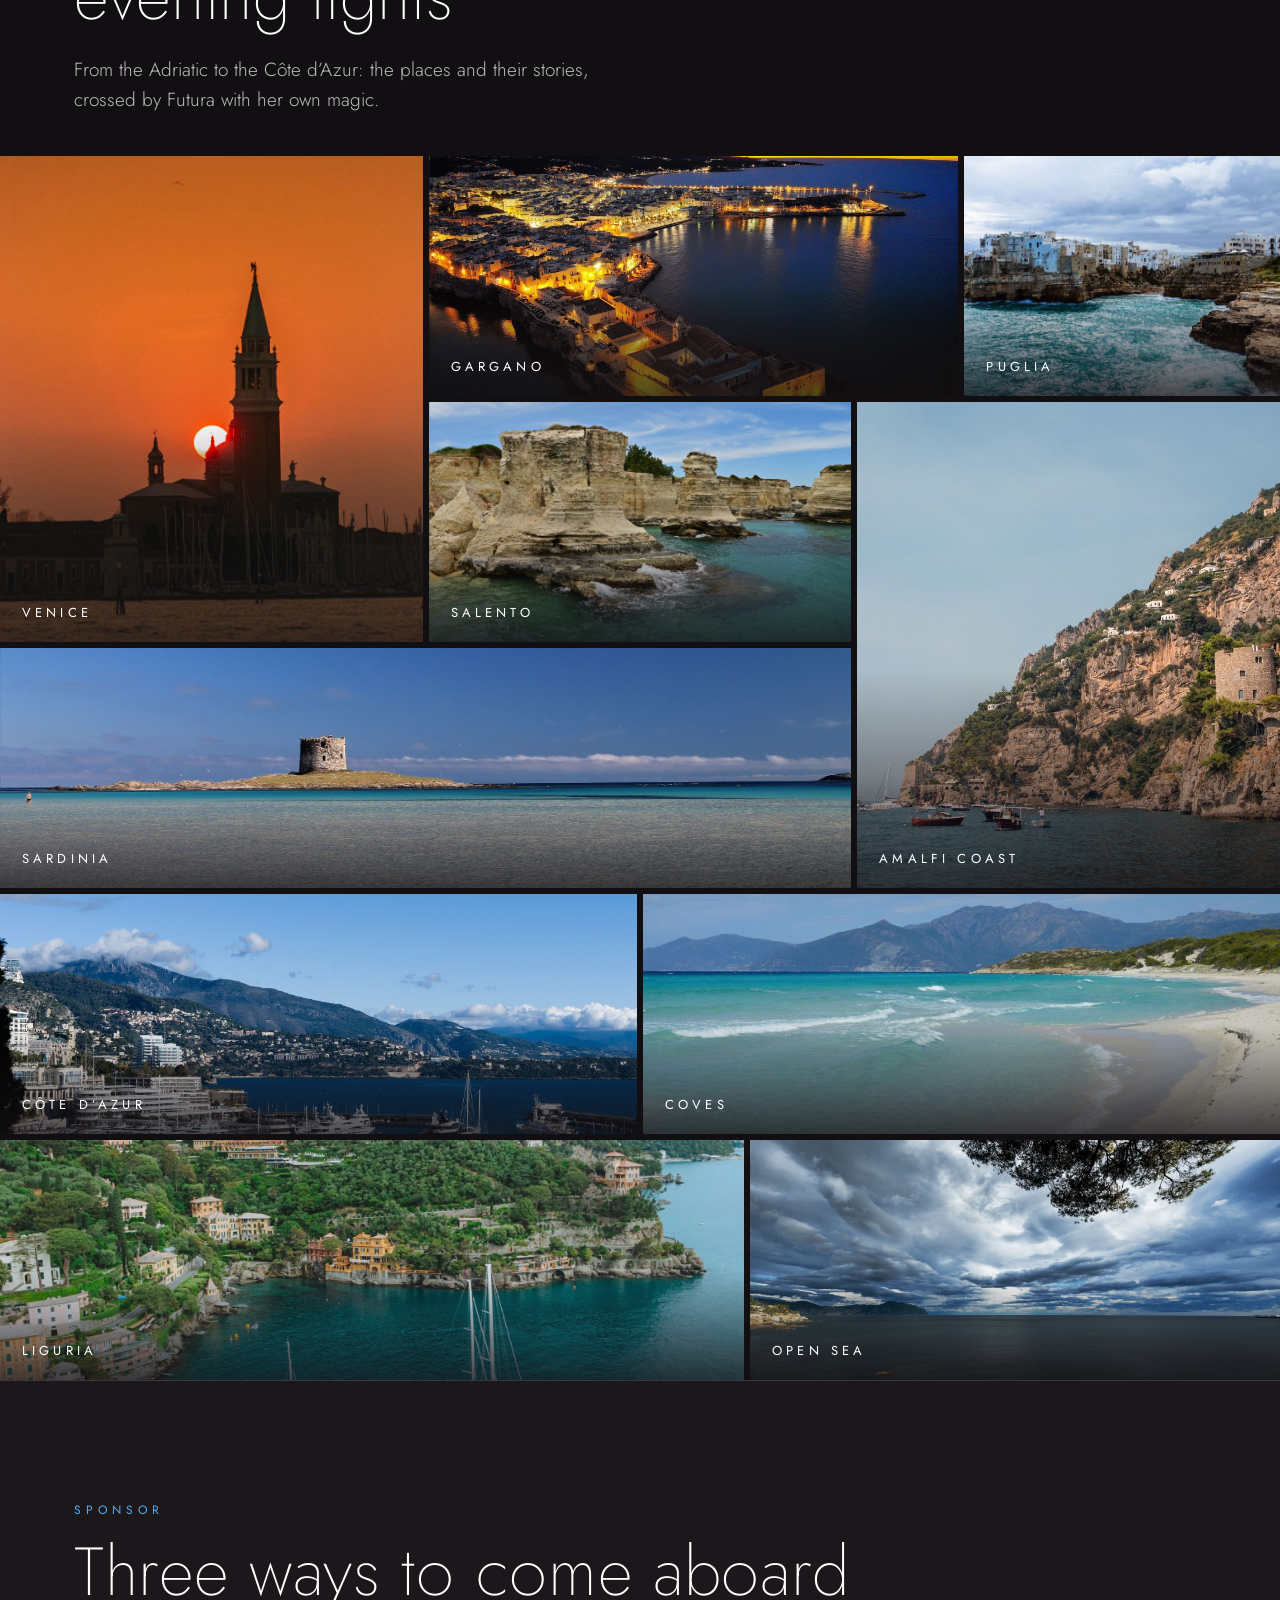
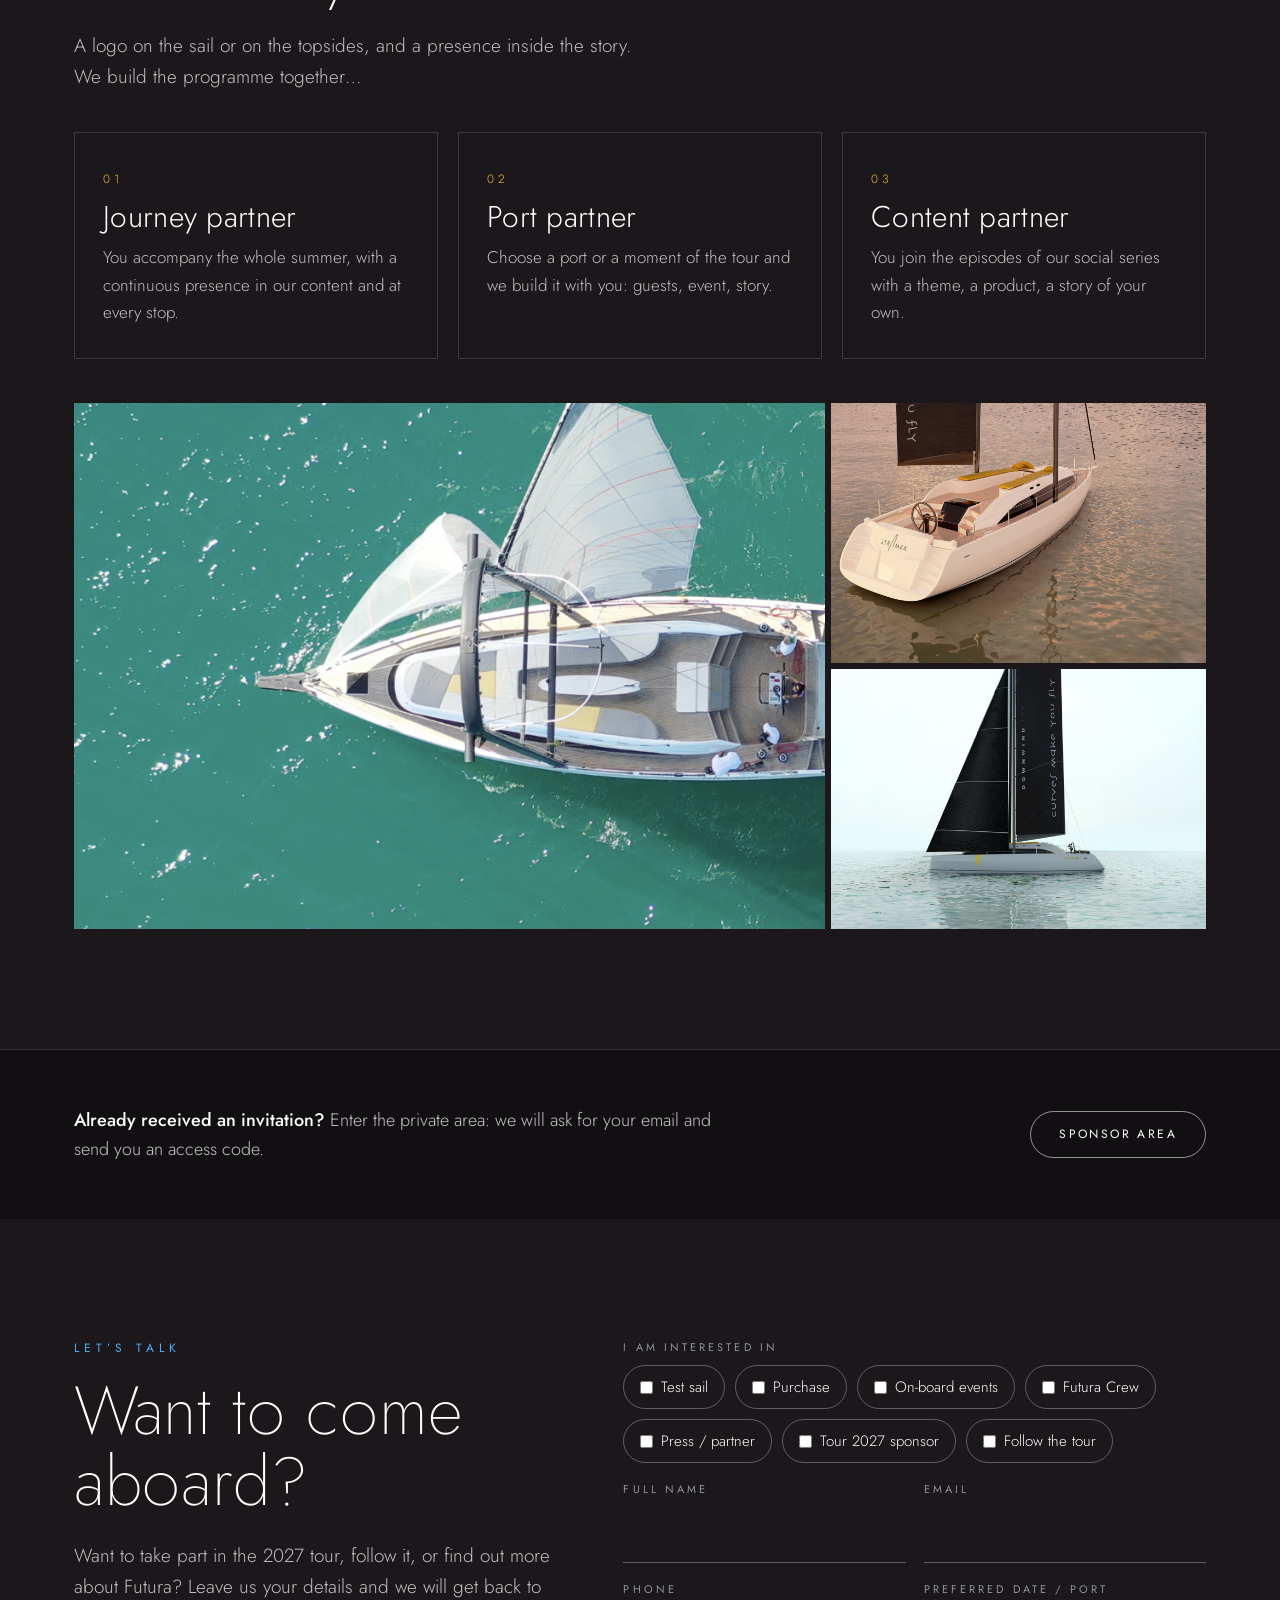
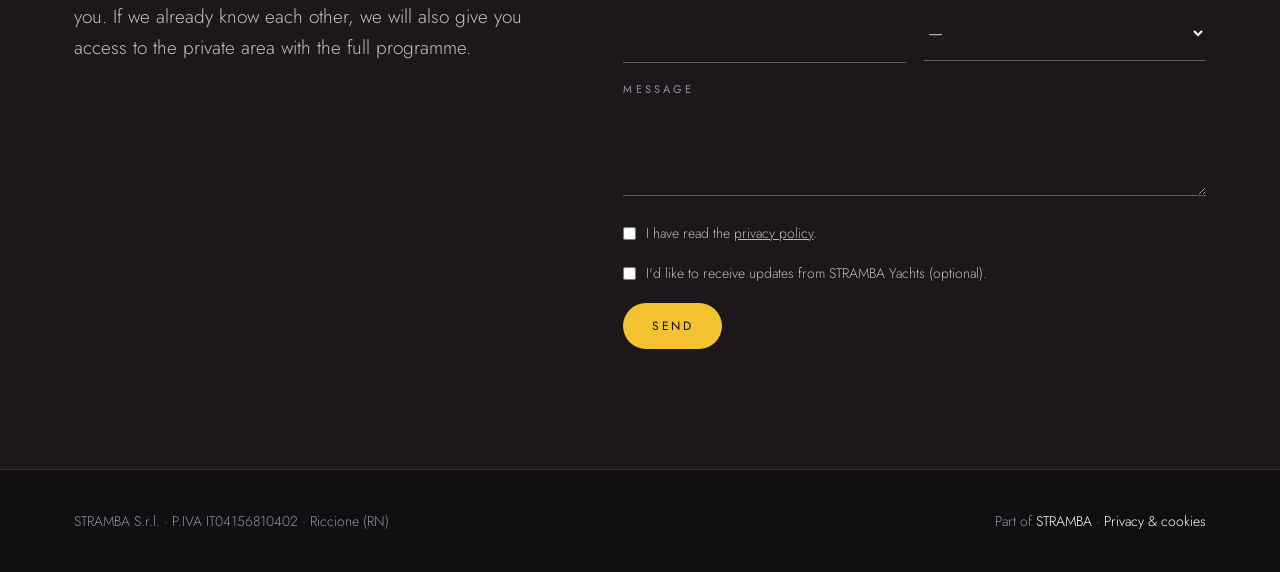
<file: tour-2027-en.html>
<!DOCTYPE html>
<html lang="en">
<head>
<meta charset="utf-8">
<meta name="viewport" content="width=device-width, initial-scale=1">
<title>Say sea — Futura Tour 2027</title>
<meta name="description" content="Say sea: between saying and doing lies the sea. A whole summer aboard Futura, in the liveliest ports of the Mediterranean. Become a sponsor of Futura Tour 2027.">
<meta property="og:title" content="Say sea — Futura Tour 2027">
<meta property="og:description" content="A summer aboard Futura, from Rimini to the Côte d'Azur. Become a sponsor.">
<meta property="og:image" content="https://stramba.yachts/assets/futura-sail.jpg">
<link rel="preload" href="assets/fonts/jost-latin-200-normal.woff2" as="font" type="font/woff2" crossorigin>
<link rel="stylesheet" href="assets/style.css">
<style>
.t-hero{position:relative;min-height:100vh;display:flex;align-items:flex-end;background:#0b1522;overflow:hidden}
.t-hero .kb{position:absolute;inset:0;background:center/cover}.t-hero .kb video{width:100%;height:100%;object-fit:cover;display:block}
@keyframes kb{from{transform:scale(1.12)}to{transform:scale(1)}}
@media (prefers-reduced-motion:reduce){.t-hero .kb{animation:none}}
.t-hero::after{content:"";position:absolute;inset:0;background:linear-gradient(180deg,rgba(18,15,18,.35) 0%,rgba(18,15,18,.1) 35%,rgba(18,15,18,.88) 100%)}
.t-hero .wrap{position:relative;z-index:2;padding-bottom:90px;width:100%}
.t-hero h1{font-size:clamp(56px,11vw,150px);font-weight:200;text-transform:uppercase;margin-bottom:22px}
.t-hero h1 b{font-weight:500;color:var(--yellow)}
.t-hero p{font-size:clamp(17px,2vw,21px);max-width:560px;opacity:.92;margin-bottom:36px}
.ways{display:grid;grid-template-columns:repeat(3,1fr);gap:20px;margin-top:40px}
.way{border:1px solid var(--line);padding:32px 28px;background:var(--black2)}
.way i{font-style:normal;font-size:12px;letter-spacing:.3em;color:var(--yellow)}
.way h3{font-size:30px;margin:10px 0 12px;font-weight:300}
.way p{font-size:17px;color:rgba(255,255,255,.72)}
.route{display:flex;flex-wrap:wrap;gap:10px 28px;margin-top:30px;font-size:15px;letter-spacing:.22em;text-transform:uppercase;font-weight:400;color:rgba(255,255,255,.85)}
.route span+span::before{content:"→";margin-right:28px;color:var(--yellow)}
.priv{background:var(--black);border-top:1px solid var(--line);padding:56px 0}
.priv .wrap{display:flex;gap:24px;align-items:center;justify-content:space-between;flex-wrap:wrap}
.priv p{font-size:18px;color:rgba(255,255,255,.75);max-width:640px}
.note{font-size:14px;color:var(--grey);grid-column:1/-1}
@media (max-width:860px){.ways{grid-template-columns:1fr}.route span+span::before{margin-right:14px}.route{gap:8px 14px;font-size:13px}}

.band{position:relative;min-height:70vh;display:flex;align-items:center;background:var(--black) center/cover;padding:0}
.band::after{content:"";position:absolute;inset:0;background:linear-gradient(90deg,rgba(18,15,18,.7),rgba(18,15,18,.05) 70%)}
.band .wrap{position:relative;z-index:2;padding-top:80px;padding-bottom:80px}
.band q{display:block;font-size:clamp(42px,8vw,110px);font-weight:200;line-height:1;text-transform:uppercase;quotes:none}
.band q b{font-weight:500;color:var(--yellow)}
.band small{display:block;margin-top:18px;font-size:12px;letter-spacing:.4em;text-transform:uppercase;font-weight:400}
.duo{display:grid;grid-template-columns:1fr 1fr;min-height:78vh}
.duo>div{position:relative;display:flex;align-items:flex-end;background:center/cover;padding:48px 40px}
.duo>div::after{content:"";position:absolute;inset:0;background:linear-gradient(180deg,rgba(18,15,18,0) 35%,rgba(18,15,18,.85))}
.duo>div>*{position:relative;z-index:2}
.duo h3{font-size:clamp(40px,5vw,72px);font-weight:200;text-transform:uppercase;margin-bottom:10px}
.duo p{font-size:18px;max-width:420px;color:rgba(255,255,255,.88)}
.photos{display:grid;grid-template-columns:2fr 1fr;grid-auto-rows:260px;gap:6px;margin-top:44px}
.photos div{background:center/cover}
.photos .big{grid-row:span 2}
@media (max-width:860px){.duo{grid-template-columns:1fr}.duo>div{min-height:55vh;padding:32px 24px}.photos{grid-template-columns:1fr;grid-auto-rows:220px}.photos .big{grid-row:auto}.band{min-height:60vh}}

.tappe{padding-bottom:0}
.tappe .wrap{padding-bottom:40px}
.mosaic{display:grid;grid-template-columns:repeat(12,1fr);grid-auto-rows:240px;gap:6px}
.mosaic figure{position:relative;background:center/cover;margin:0;display:flex;align-items:flex-end}
.mosaic figure::after{content:"";position:absolute;inset:0;background:linear-gradient(180deg,rgba(18,15,18,0) 55%,rgba(18,15,18,.75))}
.mosaic figcaption{position:relative;z-index:2;padding:18px 22px;font-size:13px;letter-spacing:.32em;text-transform:uppercase;font-weight:400}
.m-a{grid-column:1/5;grid-row:1/3}.m-b{grid-column:5/10;grid-row:1}.m-c{grid-column:10/13;grid-row:1}
.m-d{grid-column:5/9;grid-row:2}.m-e{grid-column:9/13;grid-row:2/4}.m-f{grid-column:1/9;grid-row:3}
.m-g{grid-column:1/7;grid-row:4}.m-h{grid-column:7/13;grid-row:4}.m-i{grid-column:1/8;grid-row:5}.m-j{grid-column:8/13;grid-row:5}
.band.night::after{background:linear-gradient(90deg,rgba(18,15,18,.75),rgba(18,15,18,.1) 75%)}
@media (max-width:860px){.mosaic{grid-template-columns:1fr 1fr;grid-auto-rows:200px}.mosaic figure{grid-column:auto!important;grid-row:auto!important}.m-a,.m-e{grid-row:span 2!important}}
</style>
</head>
<body>

<nav id="nav">
  <div class="wrap">
    <a href="./" class="logo">STR<span class="a">A</span>MBA<small>YACHTS</small></a>
    <ul>
      <li><a href="./">Futura</a></li>
      <li><a href="#viaggio">The journey</a></li>
      <li><a href="#tappe">Ports</a></li>
      <li><a href="area-sponsor-en.html">Sponsor area</a></li>
      <li class="lgi"><a href="tour-2027.html" class="lg">IT</a> <a href="tour-2027-en.html" class="lg on">EN</a></li>
    </ul>
    <a href="#contatti" class="btn btn-y">Become a sponsor</a>
  </div>
</nav>

<header class="t-hero">
  <div class="kb" style="background-image:url(assets/tour/hero-aerea.jpg)"><video autoplay muted loop playsinline preload="auto" poster="assets/tour/hero-aerea.jpg" aria-hidden="true"><source src="assets/tour/hero-aerea.mp4" type="video/mp4"></video></div>
  <div class="wrap">
    <div class="eyebrow">Futura Tour · <b>Summer 2027</b></div>
    <h1>Say<br><b>sea</b></h1>
    <p>A whole summer discovering a new way of being at sea, aboard Futura, in the liveliest ports of the Mediterranean.</p>
    <div class="ctas">
      <a href="#contatti" class="btn btn-y">Become a sponsor</a>
      <a href="#viaggio" class="btn btn-o">The journey</a>
    </div>
  </div>
</header>

<section id="viaggio">
  <div class="wrap">
    <div class="kicker">The journey</div>
    <h2>One story,<br>from spring to September</h2>
    <p class="body">Futura sets off from the Adriatic, runs down the coast of Puglia, reaches Naples for the America’s Cup, then Amalfi, Capri, Sardinia, Liguria and the Côte d’Azur. She stays a few days in each port, meets people, and sets off again with new guests. The journey is the story.</p>
    <div class="route"><span>Rimini</span><span>Venice</span><span>Croatia</span><span>Puglia</span><span>Naples</span><span>Amalfi · Capri</span><span>Sardinia</span><span>Liguria</span><span>Côte d’Azur</span></div>
    <p class="body" style="margin-top:24px;font-size:16px;color:var(--grey)">Route and dates are indicative and are defined together with our sponsors.</p>
  </div>
</section>


<div class="band" style="background-image:url(assets/tour/sardegna.jpg)">
  <div class="wrap"><q>The sea,<br>to <b>discover</b></q><small>From spring to the end of summer</small></div>
</div>

<div class="duo">
  <div style="background-image:url(assets/tour/amalfi-mare.jpg)"><div><h3>Silence</h3><p>Bays and coves reached under sail, fishermen at dawn, the sound of water and the magic of the sea…</p></div></div>
  <div style="background-image:url(assets/tour/marina-festa.jpg)"><div><h3>Celebration</h3><p>Life in the marinas, dinners on the quay and nights with no pause. Before we sail on.</p></div></div>
</div>

<section id="tappe" class="tappe">
  <div class="wrap">
    <div class="kicker">Ports</div>
    <h2>Harbours, coasts, <br>evening lights</h2>
    <p class="body">From the Adriatic to the Côte d’Azur: the places and their stories, crossed by Futura with her own magic.</p>
  </div>
  <div class="mosaic">
    <figure class="m-a" style="background-image:url(assets/tour/venezia-tramonto.jpg)"><figcaption>Venice</figcaption></figure>
    <figure class="m-b" style="background-image:url(assets/tour/vieste.jpg)"><figcaption>Gargano</figcaption></figure>
    <figure class="m-c" style="background-image:url(assets/tour/polignano.jpg)"><figcaption>Puglia</figcaption></figure>
    <figure class="m-d" style="background-image:url(assets/tour/salento.jpg)"><figcaption>Salento</figcaption></figure>
    <figure class="m-e" style="background-image:url(assets/tour/amalfi-costa.jpg)"><figcaption>Amalfi Coast</figcaption></figure>
    <figure class="m-f" style="background-image:url(assets/tour/sardegna.jpg)"><figcaption>Sardinia</figcaption></figure>
    <figure class="m-g" style="background-image:url(assets/tour/costa-azzurra.jpg)"><figcaption>Côte d’Azur</figcaption></figure>
    <figure class="m-i" style="background-image:url(assets/tour/liguria.jpg)"><figcaption>Liguria</figcaption></figure>
    <figure class="m-j" style="background-image:url(assets/tour/liguria-mare.jpg)"><figcaption>Open sea</figcaption></figure>
    <figure class="m-h" style="background-image:url(assets/tour/calette.jpg)"><figcaption>Coves</figcaption></figure>
  </div>
</section>

<section id="sponsor" style="background:var(--black2);border-top:1px solid var(--line)">
  <div class="wrap">
    <div class="kicker">Sponsor</div>
    <h2>Three ways to come aboard</h2>
    <p class="body">A logo on the sail or on the topsides, and a presence inside the story. We build the programme together…</p>
    <div class="ways">
      <div class="way"><i>01</i><h3>Journey partner</h3><p>You accompany the whole summer, with a continuous presence in our content and at every stop.</p></div>
      <div class="way"><i>02</i><h3>Port partner</h3><p>Choose a port or a moment of the tour and we build it with you: guests, event, story.</p></div>
      <div class="way"><i>03</i><h3>Content partner</h3><p>You join the episodes of our social series with a theme, a product, a story of your own.</p></div>
    </div>
    <div class="photos">
      <div class="big" style="background-image:url(assets/tour/futura-aerea.jpg)"></div>
      <div style="background-image:url(assets/futura-deck.jpg)"></div>
      <div style="background-image:url(assets/futura-sail.jpg)"></div>
    </div>
  </div>
</section>

<section class="priv">
  <div class="wrap">
    <p><b style="font-weight:500;color:#fff">Already received an invitation?</b> Enter the private area: we will ask for your email and send you an access code.</p>
    <a href="area-sponsor-en.html" class="btn btn-o">Sponsor area</a>
  </div>
</section>

<section class="form-sec" id="contatti">
  <div class="wrap form-grid">
    <div>
      <div class="kicker">Let’s talk</div>
      <h2>Want to come<br>aboard?</h2>
      <p class="body">Want to take part in the 2027 tour, follow it, or find out more about Futura? Leave us your details and we will get back to you. If we already know each other, we will also give you access to the private area with the full programme.</p>
    </div>
    <form id="form" novalidate>
      <input type="checkbox" name="botcheck" class="hp" tabindex="-1" autocomplete="off">
      <div class="full">
        <span class="lbl">I am interested in</span>
        <div class="chips">
          <label><input type="checkbox" name="interesse" value="Test sail"> Test sail</label>
          <label><input type="checkbox" name="interesse" value="Purchase"> Purchase</label>
          <label><input type="checkbox" name="interesse" value="On-board events"> On-board events</label>
          <label><input type="checkbox" name="interesse" value="Futura Crew"> Futura Crew</label>
          <label><input type="checkbox" name="interesse" value="Press / partner"> Press / partner</label>
          <label><input type="checkbox" name="interesse" value="Tour 2027 sponsor"> Tour 2027 sponsor</label>
          <label><input type="checkbox" name="interesse" value="Follow the tour"> Follow the tour</label>
        </div>
      </div>
      <div><label class="lbl" for="n">Full name</label><input id="n" name="name" required autocomplete="name"></div>
      <div><label class="lbl" for="e">Email</label><input id="e" name="email" type="email" required autocomplete="email"></div>
      <div><label class="lbl" for="p">Phone</label><input id="p" name="telefono" type="tel" autocomplete="tel"></div>
      <div><label class="lbl" for="w">Preferred date / port</label><select id="w" name="data_preferita"><option value="">—</option></select></div>
      <div class="full"><label class="lbl" for="m">Message</label><textarea id="m" name="message"></textarea></div>
      <label class="check full"><input type="checkbox" id="privacy" required> <span>I have read the <a href="privacy.html" target="_blank">privacy policy</a>.</span></label>
      <label class="check full"><input type="checkbox" name="newsletter" value="Yes"> <span>I'd like to receive updates from STRAMBA Yachts (optional).</span></label>
      <div class="full"><button class="btn btn-y" type="submit" id="send">Send</button></div>
      <div class="msg" id="msg"></div>
    </form>
  </div>
</section>

<footer>
  <div class="wrap">
    <div>STRAMBA S.r.l. · P.IVA IT04156810402 · Riccione (RN)</div>
    <div>Part of <a href="https://www.stramba.blue">STRAMBA</a> · <a href="privacy.html">Privacy &amp; cookies</a></div>
  </div>
</footer>

<script>
/* Stessa chiave Web3Forms e stesso modulo della home: le richieste arrivano nella stessa casella. */
const WEB3FORMS_KEY = "04ab7bff-616c-4919-b332-3deb599f6a28";
const nav = document.getElementById('nav');
addEventListener('scroll', () => nav.classList.toggle('solid', scrollY > 60), {passive:true});
(function(){
  const sel = document.getElementById('w');
  const add = t => { const o = document.createElement('option'); o.textContent = t; sel.appendChild(o); };
  fetch('eventi.json', {cache:'no-store'}).then(r => r.json()).catch(() => []).then(list => {
    (list||[]).forEach(ev => add(ev.quando + ' · ' + ev.dove));
    add('Futura Tour 2027 (to be defined)'); add('Other / to be arranged');
  });
})();
document.getElementById('form').addEventListener('submit', async e => {
  e.preventDefault();
  const f = e.target, F = n => f.elements[n], msg = document.getElementById('msg'), btn = document.getElementById('send');
  const show = (cls, t) => { msg.className = 'msg ' + cls; msg.textContent = t; };
  if(!F('name').value.trim() || !F('email').value || !F('email').checkValidity()){ return show('err', 'Please enter a valid name and email.'); }
  if(!document.getElementById('privacy').checked){ return show('err', 'Please confirm you have read the privacy policy.'); }
  const interessi = [...f.querySelectorAll('input[name=interesse]:checked')].map(i => i.value).join(', ') || '—';
  const data = {
    access_key: WEB3FORMS_KEY,
    subject: 'stramba.yachts — new request: ' + interessi,
    from_name: 'STRAMBA Yachts — Tour 2027 (EN)',
    name: F('name').value.trim(), email: F('email').value.trim(), telefono: F('telefono').value.trim() || '—',
    interessi, data_preferita: F('data_preferita').value || '—',
    message: F('message').value.trim() || '—',
    newsletter: F('newsletter').checked ? 'Yes' : 'No',
    pagina: location.pathname,
    botcheck: F('botcheck').checked
  };
  btn.disabled = true; btn.textContent = 'Sending…';
  try{
    const r = await fetch('https://api.web3forms.com/submit', {method:'POST', headers:{'Content-Type':'application/json', Accept:'application/json'}, body: JSON.stringify(data)});
    const j = await r.json();
    if(j.success){ f.reset(); show('ok', 'Thank you! We have received your request and will get back to you soon.'); }
    else throw 0;
  }catch(_){ show('err', 'Could not send. Please try again in a few minutes.'); }
  btn.disabled = false; btn.textContent = 'Send';
});
</script>
</body>
</html>
</file>
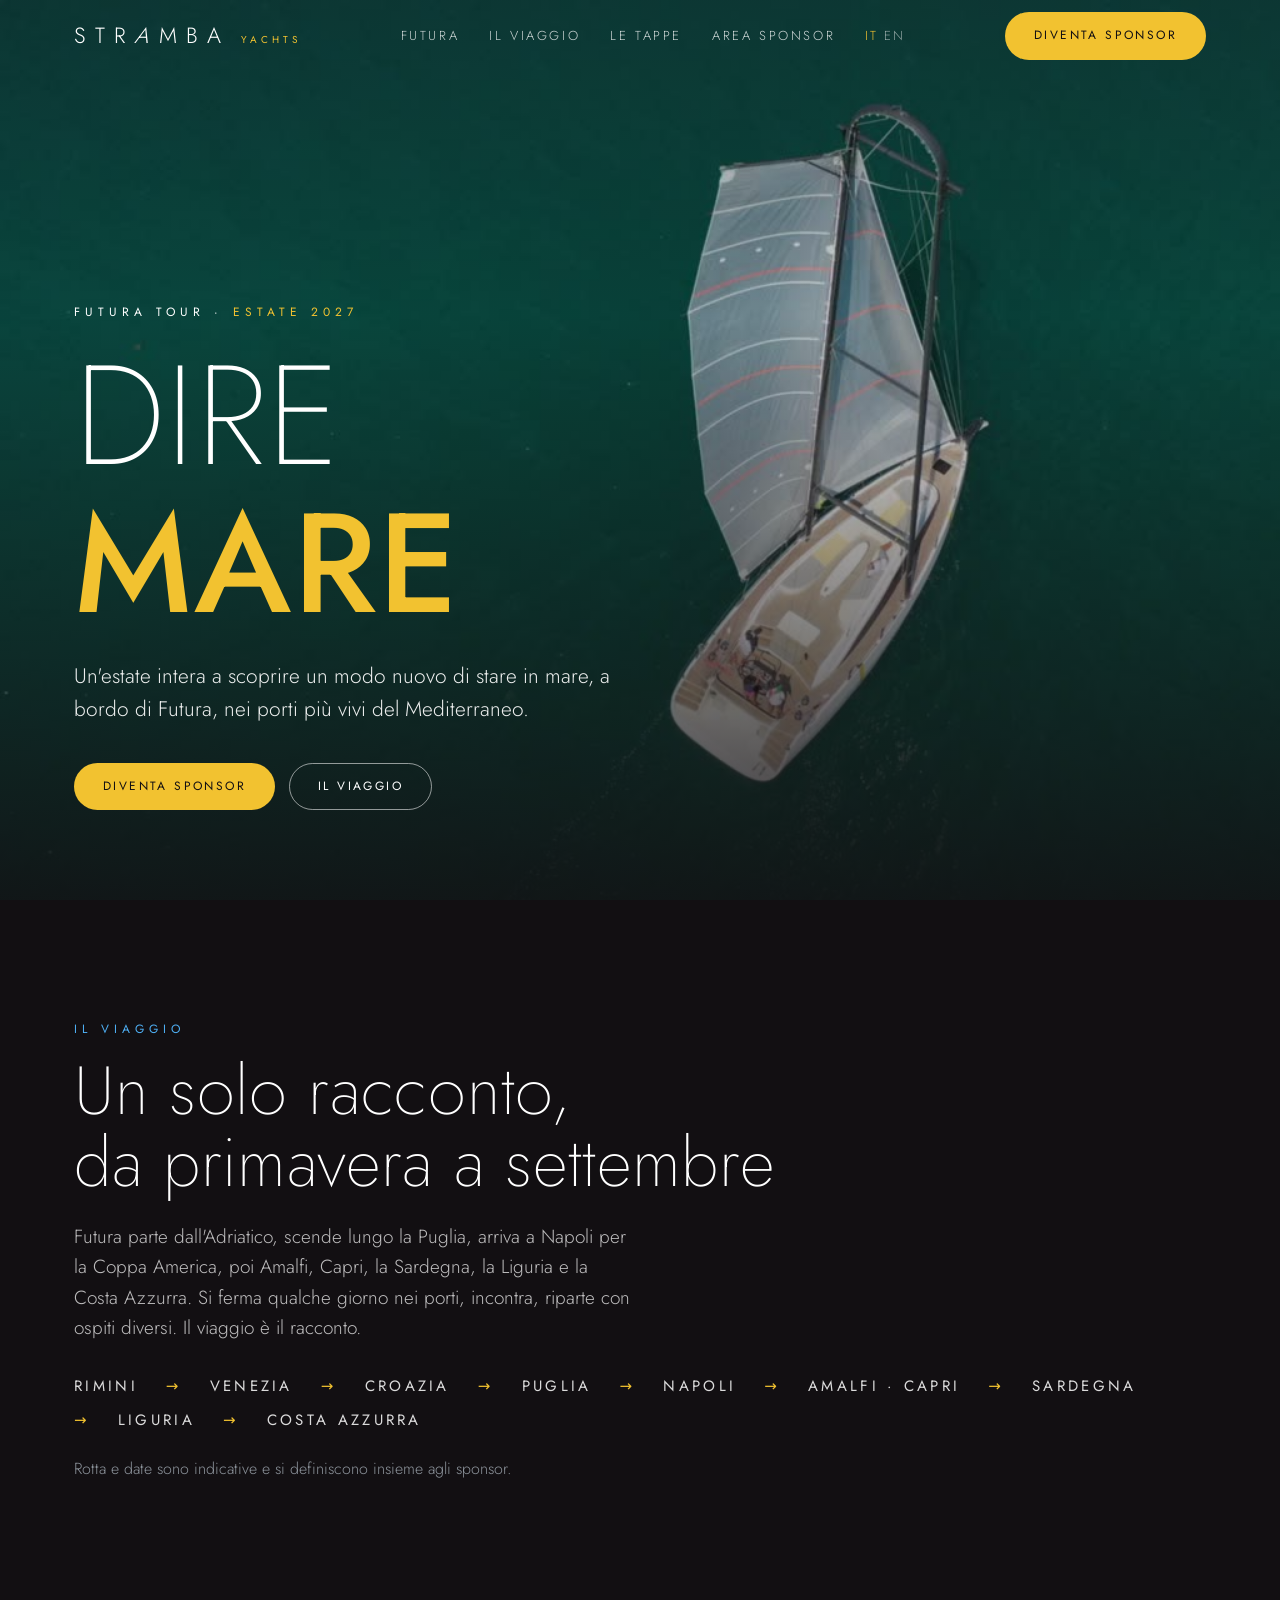
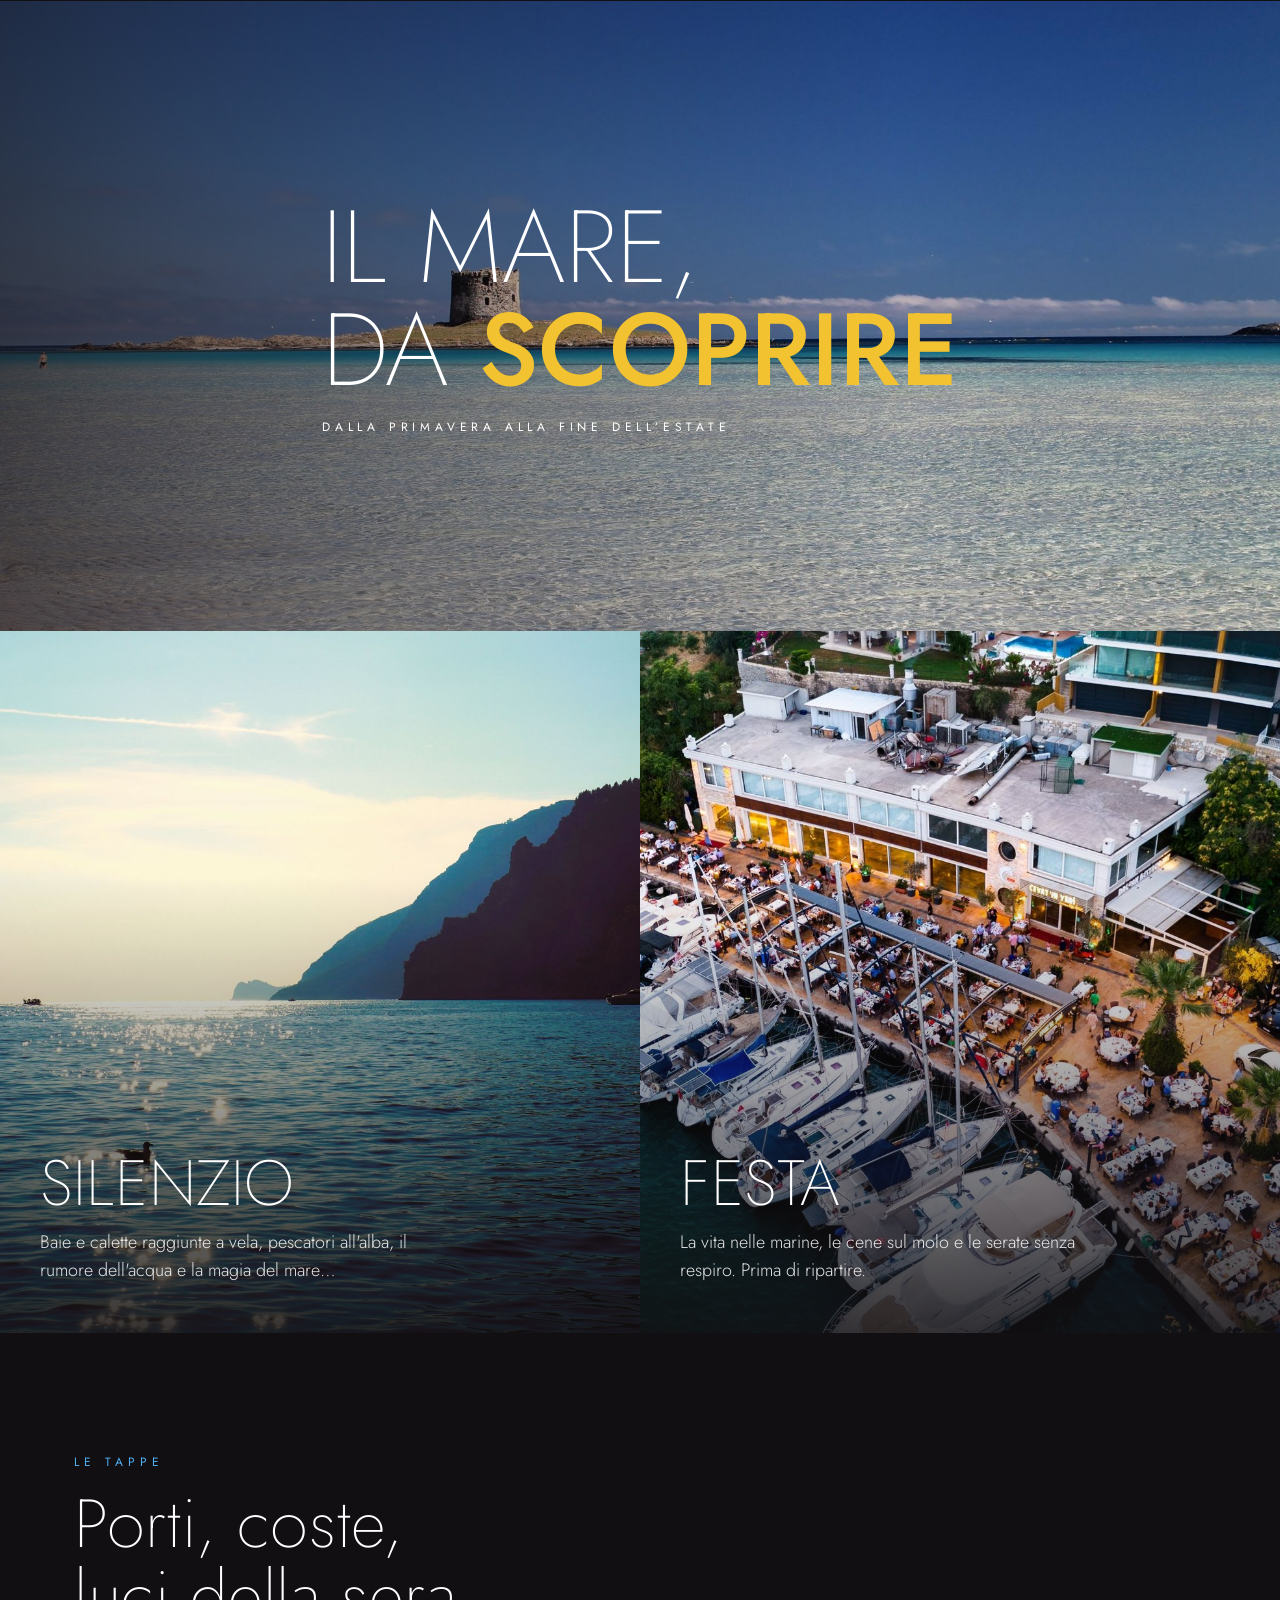
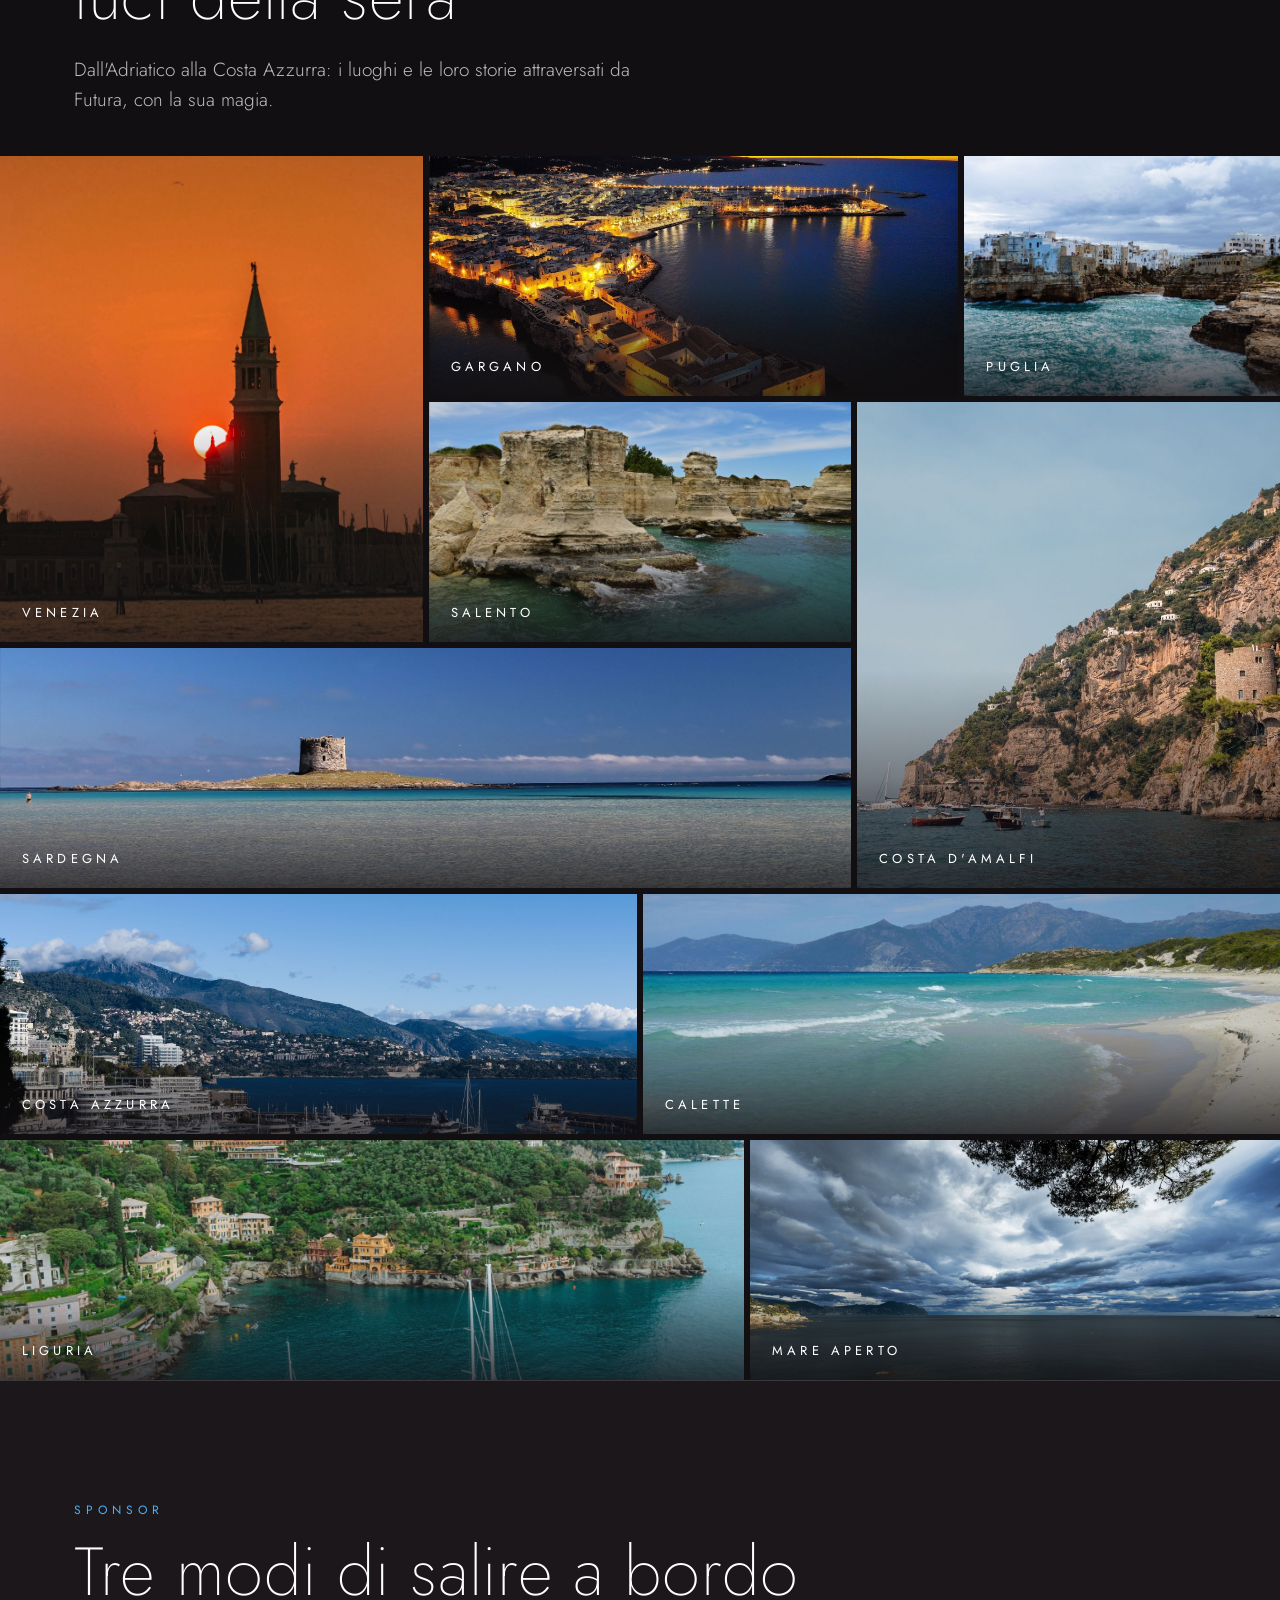
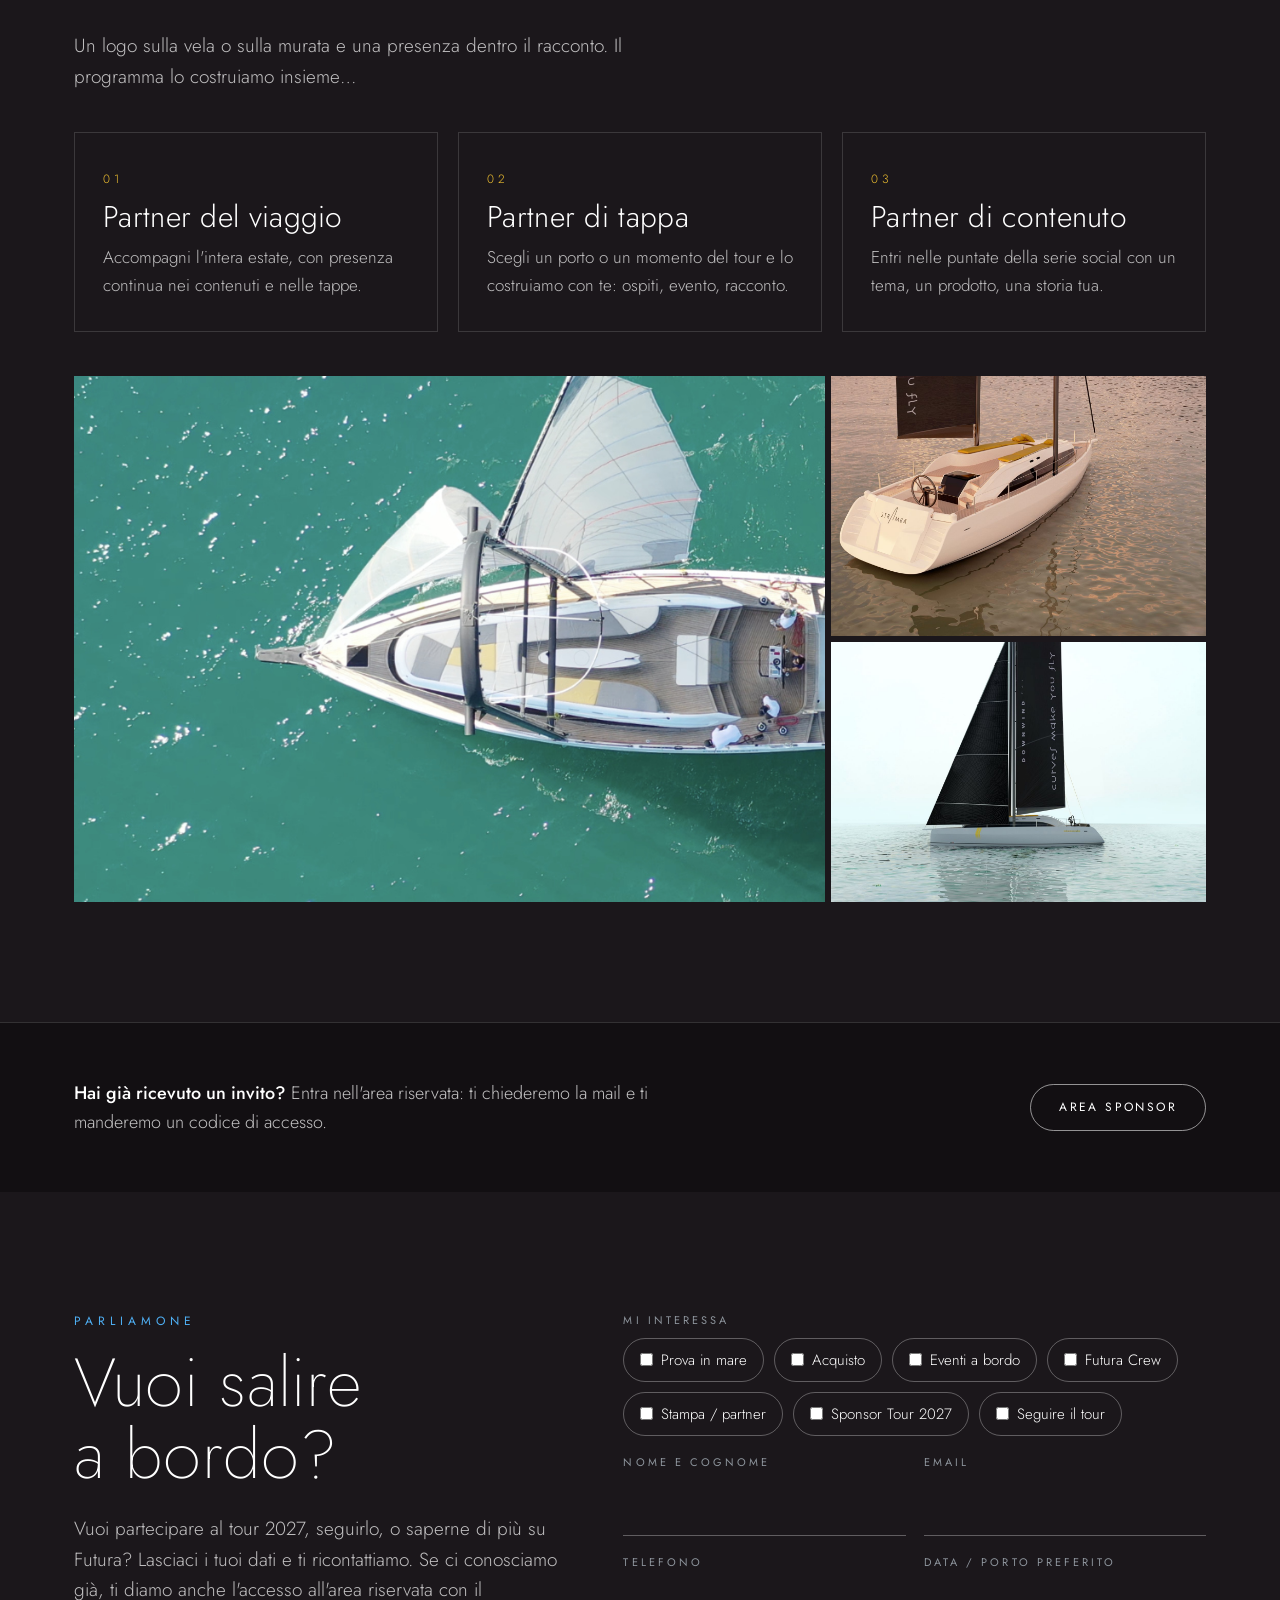
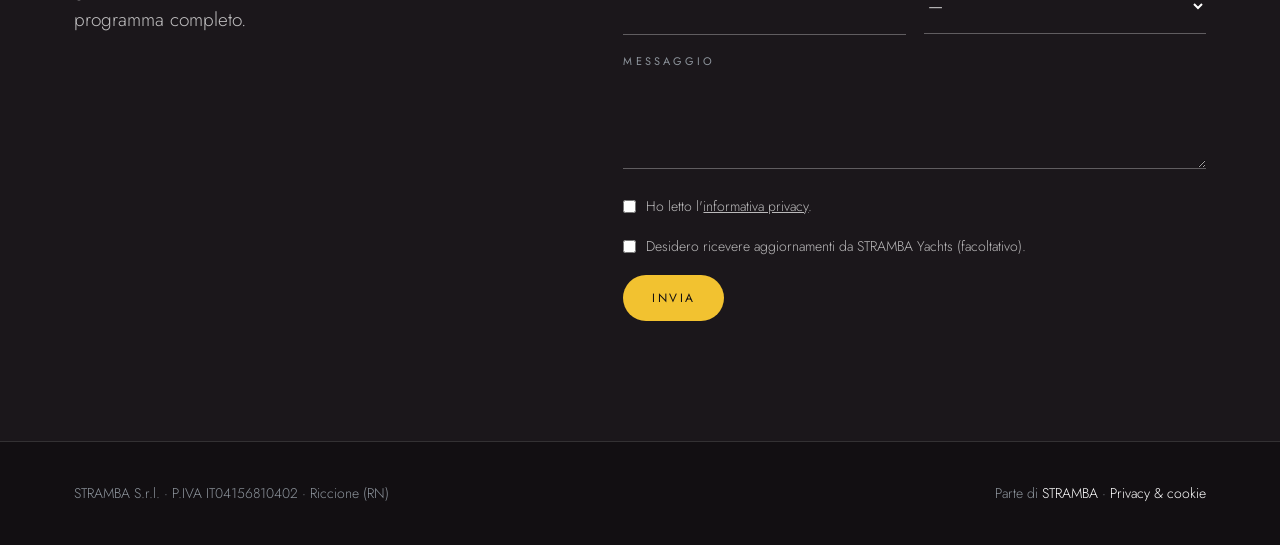
<file: tour-2027.html>
<!DOCTYPE html>
<html lang="it">
<head>
<meta charset="utf-8">
<meta name="viewport" content="width=device-width, initial-scale=1">
<title>Dire mare — Futura Tour 2027</title>
<meta name="description" content="Dire mare: un'estate intera a bordo di Futura, nei porti più vivi del Mediterraneo. Diventa sponsor del Futura Tour 2027.">
<meta property="og:title" content="Dire mare — Futura Tour 2027">
<meta property="og:description" content="Un'estate a bordo di Futura, da Rimini alla Costa Azzurra. Diventa sponsor.">
<meta property="og:image" content="https://stramba.yachts/assets/futura-sail.jpg">
<link rel="preload" href="assets/fonts/jost-latin-200-normal.woff2" as="font" type="font/woff2" crossorigin>
<link rel="stylesheet" href="assets/style.css">
<style>
.t-hero{position:relative;min-height:100vh;display:flex;align-items:flex-end;background:#0b1522;overflow:hidden}
.t-hero .kb{position:absolute;inset:0;background:center/cover}.t-hero .kb video{width:100%;height:100%;object-fit:cover;display:block}
@keyframes kb{from{transform:scale(1.12)}to{transform:scale(1)}}
@media (prefers-reduced-motion:reduce){.t-hero .kb{animation:none}}
.t-hero::after{content:"";position:absolute;inset:0;background:linear-gradient(180deg,rgba(18,15,18,.35) 0%,rgba(18,15,18,.1) 35%,rgba(18,15,18,.88) 100%)}
.t-hero .wrap{position:relative;z-index:2;padding-bottom:90px;width:100%}
.t-hero h1{font-size:clamp(56px,11vw,150px);font-weight:200;text-transform:uppercase;margin-bottom:22px}
.t-hero h1 b{font-weight:500;color:var(--yellow)}
.t-hero p{font-size:clamp(17px,2vw,21px);max-width:560px;opacity:.92;margin-bottom:36px}
.ways{display:grid;grid-template-columns:repeat(3,1fr);gap:20px;margin-top:40px}
.way{border:1px solid var(--line);padding:32px 28px;background:var(--black2)}
.way i{font-style:normal;font-size:12px;letter-spacing:.3em;color:var(--yellow)}
.way h3{font-size:30px;margin:10px 0 12px;font-weight:300}
.way p{font-size:17px;color:rgba(255,255,255,.72)}
.route{display:flex;flex-wrap:wrap;gap:10px 28px;margin-top:30px;font-size:15px;letter-spacing:.22em;text-transform:uppercase;font-weight:400;color:rgba(255,255,255,.85)}
.route span+span::before{content:"→";margin-right:28px;color:var(--yellow)}
.priv{background:var(--black);border-top:1px solid var(--line);padding:56px 0}
.priv .wrap{display:flex;gap:24px;align-items:center;justify-content:space-between;flex-wrap:wrap}
.priv p{font-size:18px;color:rgba(255,255,255,.75);max-width:640px}
.note{font-size:14px;color:var(--grey);grid-column:1/-1}
@media (max-width:860px){.ways{grid-template-columns:1fr}.route span+span::before{margin-right:14px}.route{gap:8px 14px;font-size:13px}}

.band{position:relative;min-height:70vh;display:flex;align-items:center;background:var(--black) center/cover;padding:0}
.band::after{content:"";position:absolute;inset:0;background:linear-gradient(90deg,rgba(18,15,18,.7),rgba(18,15,18,.05) 70%)}
.band .wrap{position:relative;z-index:2;padding-top:80px;padding-bottom:80px}
.band q{display:block;font-size:clamp(42px,8vw,110px);font-weight:200;line-height:1;text-transform:uppercase;quotes:none}
.band q b{font-weight:500;color:var(--yellow)}
.band small{display:block;margin-top:18px;font-size:12px;letter-spacing:.4em;text-transform:uppercase;font-weight:400}
.duo{display:grid;grid-template-columns:1fr 1fr;min-height:78vh}
.duo>div{position:relative;display:flex;align-items:flex-end;background:center/cover;padding:48px 40px}
.duo>div::after{content:"";position:absolute;inset:0;background:linear-gradient(180deg,rgba(18,15,18,0) 35%,rgba(18,15,18,.85))}
.duo>div>*{position:relative;z-index:2}
.duo h3{font-size:clamp(40px,5vw,72px);font-weight:200;text-transform:uppercase;margin-bottom:10px}
.duo p{font-size:18px;max-width:420px;color:rgba(255,255,255,.88)}
.photos{display:grid;grid-template-columns:2fr 1fr;grid-auto-rows:260px;gap:6px;margin-top:44px}
.photos div{background:center/cover}
.photos .big{grid-row:span 2}
@media (max-width:860px){.duo{grid-template-columns:1fr}.duo>div{min-height:55vh;padding:32px 24px}.photos{grid-template-columns:1fr;grid-auto-rows:220px}.photos .big{grid-row:auto}.band{min-height:60vh}}

.tappe{padding-bottom:0}
.tappe .wrap{padding-bottom:40px}
.mosaic{display:grid;grid-template-columns:repeat(12,1fr);grid-auto-rows:240px;gap:6px}
.mosaic figure{position:relative;background:center/cover;margin:0;display:flex;align-items:flex-end}
.mosaic figure::after{content:"";position:absolute;inset:0;background:linear-gradient(180deg,rgba(18,15,18,0) 55%,rgba(18,15,18,.75))}
.mosaic figcaption{position:relative;z-index:2;padding:18px 22px;font-size:13px;letter-spacing:.32em;text-transform:uppercase;font-weight:400}
.m-a{grid-column:1/5;grid-row:1/3}.m-b{grid-column:5/10;grid-row:1}.m-c{grid-column:10/13;grid-row:1}
.m-d{grid-column:5/9;grid-row:2}.m-e{grid-column:9/13;grid-row:2/4}.m-f{grid-column:1/9;grid-row:3}
.m-g{grid-column:1/7;grid-row:4}.m-h{grid-column:7/13;grid-row:4}.m-i{grid-column:1/8;grid-row:5}.m-j{grid-column:8/13;grid-row:5}
.band.night::after{background:linear-gradient(90deg,rgba(18,15,18,.75),rgba(18,15,18,.1) 75%)}
@media (max-width:860px){.mosaic{grid-template-columns:1fr 1fr;grid-auto-rows:200px}.mosaic figure{grid-column:auto!important;grid-row:auto!important}.m-a,.m-e{grid-row:span 2!important}}
</style>
</head>
<body>

<nav id="nav">
  <div class="wrap">
    <a href="./" class="logo">STR<span class="a">A</span>MBA<small>YACHTS</small></a>
    <ul>
      <li><a href="it.html">Futura</a></li>
      <li><a href="#viaggio">Il viaggio</a></li>
      <li><a href="#tappe">Le tappe</a></li>
      <li><a href="area-sponsor.html">Area sponsor</a></li>
      <li class="lgi"><a href="tour-2027.html" class="lg on">IT</a> <a href="tour-2027-en.html" class="lg">EN</a></li>
    </ul>
    <a href="#contatti" class="btn btn-y">Diventa sponsor</a>
  </div>
</nav>

<header class="t-hero">
  <div class="kb" style="background-image:url(assets/tour/hero-aerea.jpg)"><video autoplay muted loop playsinline preload="auto" poster="assets/tour/hero-aerea.jpg" aria-hidden="true"><source src="assets/tour/hero-aerea.mp4" type="video/mp4"></video></div>
  <div class="wrap">
    <div class="eyebrow">Futura Tour · <b>Estate 2027</b></div>
    <h1>Dire<br><b>mare</b></h1>
    <p>Un'estate intera a scoprire un modo nuovo di stare in mare, a bordo di Futura, nei porti più vivi del Mediterraneo.</p>
    <div class="ctas">
      <a href="#contatti" class="btn btn-y">Diventa sponsor</a>
      <a href="#viaggio" class="btn btn-o">Il viaggio</a>
    </div>
  </div>
</header>

<section id="viaggio">
  <div class="wrap">
    <div class="kicker">Il viaggio</div>
    <h2>Un solo racconto,<br>da primavera a settembre</h2>
    <p class="body">Futura parte dall'Adriatico, scende lungo la Puglia, arriva a Napoli per la Coppa America, poi Amalfi, Capri, la Sardegna, la Liguria e la Costa Azzurra. Si ferma qualche giorno nei porti, incontra, riparte con ospiti diversi. Il viaggio è il racconto.</p>
    <div class="route"><span>Rimini</span><span>Venezia</span><span>Croazia</span><span>Puglia</span><span>Napoli</span><span>Amalfi · Capri</span><span>Sardegna</span><span>Liguria</span><span>Costa Azzurra</span></div>
    <p class="body" style="margin-top:24px;font-size:16px;color:var(--grey)">Rotta e date sono indicative e si definiscono insieme agli sponsor.</p>
  </div>
</section>


<div class="band" style="background-image:url(assets/tour/sardegna.jpg)">
  <div class="wrap"><q>Il mare,<br>da <b>scoprire</b></q><small>Dalla primavera alla fine dell’estate</small></div>
</div>

<div class="duo">
  <div style="background-image:url(assets/tour/amalfi-mare.jpg)"><div><h3>Silenzio</h3><p>Baie e calette raggiunte a vela, pescatori all'alba, il rumore dell'acqua e la magia del mare…</p></div></div>
  <div style="background-image:url(assets/tour/marina-festa.jpg)"><div><h3>Festa</h3><p>La vita nelle marine, le cene sul molo e le serate senza respiro. Prima di ripartire.</p></div></div>
</div>

<section id="tappe" class="tappe">
  <div class="wrap">
    <div class="kicker">Le tappe</div>
    <h2>Porti, coste, <br>luci della sera</h2>
    <p class="body">Dall'Adriatico alla Costa Azzurra: i luoghi e le loro storie attraversati da Futura, con la sua magia.</p>
  </div>
  <div class="mosaic">
    <figure class="m-a" style="background-image:url(assets/tour/venezia-tramonto.jpg)"><figcaption>Venezia</figcaption></figure>
    <figure class="m-b" style="background-image:url(assets/tour/vieste.jpg)"><figcaption>Gargano</figcaption></figure>
    <figure class="m-c" style="background-image:url(assets/tour/polignano.jpg)"><figcaption>Puglia</figcaption></figure>
    <figure class="m-d" style="background-image:url(assets/tour/salento.jpg)"><figcaption>Salento</figcaption></figure>
    <figure class="m-e" style="background-image:url(assets/tour/amalfi-costa.jpg)"><figcaption>Costa d'Amalfi</figcaption></figure>
    <figure class="m-f" style="background-image:url(assets/tour/sardegna.jpg)"><figcaption>Sardegna</figcaption></figure>
    <figure class="m-g" style="background-image:url(assets/tour/costa-azzurra.jpg)"><figcaption>Costa Azzurra</figcaption></figure>
    <figure class="m-i" style="background-image:url(assets/tour/liguria.jpg)"><figcaption>Liguria</figcaption></figure>
    <figure class="m-j" style="background-image:url(assets/tour/liguria-mare.jpg)"><figcaption>Mare aperto</figcaption></figure>
    <figure class="m-h" style="background-image:url(assets/tour/calette.jpg)"><figcaption>Calette</figcaption></figure>
  </div>
</section>

<section id="sponsor" style="background:var(--black2);border-top:1px solid var(--line)">
  <div class="wrap">
    <div class="kicker">Sponsor</div>
    <h2>Tre modi di salire a bordo</h2>
    <p class="body">Un logo sulla vela o sulla murata e una presenza dentro il racconto. Il programma lo costruiamo insieme…</p>
    <div class="ways">
      <div class="way"><i>01</i><h3>Partner del viaggio</h3><p>Accompagni l'intera estate, con presenza continua nei contenuti e nelle tappe.</p></div>
      <div class="way"><i>02</i><h3>Partner di tappa</h3><p>Scegli un porto o un momento del tour e lo costruiamo con te: ospiti, evento, racconto.</p></div>
      <div class="way"><i>03</i><h3>Partner di contenuto</h3><p>Entri nelle puntate della serie social con un tema, un prodotto, una storia tua.</p></div>
    </div>
    <div class="photos">
      <div class="big" style="background-image:url(assets/tour/futura-aerea.jpg)"></div>
      <div style="background-image:url(assets/futura-deck.jpg)"></div>
      <div style="background-image:url(assets/futura-sail.jpg)"></div>
    </div>
  </div>
</section>

<section class="priv">
  <div class="wrap">
    <p><b style="font-weight:500;color:#fff">Hai già ricevuto un invito?</b> Entra nell'area riservata: ti chiederemo la mail e ti manderemo un codice di accesso.</p>
    <a href="area-sponsor.html" class="btn btn-o">Area sponsor</a>
  </div>
</section>

<section class="form-sec" id="contatti">
  <div class="wrap form-grid">
    <div>
      <div class="kicker">Parliamone</div>
      <h2>Vuoi salire<br>a bordo?</h2>
      <p class="body">Vuoi partecipare al tour 2027, seguirlo, o saperne di più su Futura? Lasciaci i tuoi dati e ti ricontattiamo. Se ci conosciamo già, ti diamo anche l'accesso all'area riservata con il programma completo.</p>
    </div>
    <form id="form" novalidate>
      <input type="checkbox" name="botcheck" class="hp" tabindex="-1" autocomplete="off">
      <div class="full">
        <span class="lbl">Mi interessa</span>
        <div class="chips">
          <label><input type="checkbox" name="interesse" value="Test sail"> Prova in mare</label>
          <label><input type="checkbox" name="interesse" value="Purchase"> Acquisto</label>
          <label><input type="checkbox" name="interesse" value="On-board events"> Eventi a bordo</label>
          <label><input type="checkbox" name="interesse" value="Futura Crew"> Futura Crew</label>
          <label><input type="checkbox" name="interesse" value="Press / partner"> Stampa / partner</label>
          <label><input type="checkbox" name="interesse" value="Tour 2027 sponsor"> Sponsor Tour 2027</label>
          <label><input type="checkbox" name="interesse" value="Follow the tour"> Seguire il tour</label>
        </div>
      </div>
      <div><label class="lbl" for="n">Nome e cognome</label><input id="n" name="name" required autocomplete="name"></div>
      <div><label class="lbl" for="e">Email</label><input id="e" name="email" type="email" required autocomplete="email"></div>
      <div><label class="lbl" for="p">Telefono</label><input id="p" name="telefono" type="tel" autocomplete="tel"></div>
      <div><label class="lbl" for="w">Data / porto preferito</label><select id="w" name="data_preferita"><option value="">—</option></select></div>
      <div class="full"><label class="lbl" for="m">Messaggio</label><textarea id="m" name="message"></textarea></div>
      <label class="check full"><input type="checkbox" id="privacy" required> <span>Ho letto l'<a href="privacy.html" target="_blank">informativa privacy</a>.</span></label>
      <label class="check full"><input type="checkbox" name="newsletter" value="Yes"> <span>Desidero ricevere aggiornamenti da STRAMBA Yachts (facoltativo).</span></label>
      <div class="full"><button class="btn btn-y" type="submit" id="send">Invia</button></div>
      <div class="msg" id="msg"></div>
    </form>
  </div>
</section>

<footer>
  <div class="wrap">
    <div>STRAMBA S.r.l. · P.IVA IT04156810402 · Riccione (RN)</div>
    <div>Parte di <a href="https://www.stramba.blue">STRAMBA</a> · <a href="privacy.html">Privacy &amp; cookie</a></div>
  </div>
</footer>

<script>
/* Stessa chiave Web3Forms e stesso modulo della home: le richieste arrivano nella stessa casella. */
const WEB3FORMS_KEY = "04ab7bff-616c-4919-b332-3deb599f6a28";
const nav = document.getElementById('nav');
addEventListener('scroll', () => nav.classList.toggle('solid', scrollY > 60), {passive:true});
(function(){
  const sel = document.getElementById('w');
  const add = t => { const o = document.createElement('option'); o.textContent = t; sel.appendChild(o); };
  fetch('eventi.json', {cache:'no-store'}).then(r => r.json()).catch(() => []).then(list => {
    (list||[]).forEach(ev => add(ev.quando + ' · ' + ev.dove));
    add('Futura Tour 2027 (da definire)'); add('Altro / da concordare');
  });
})();
document.getElementById('form').addEventListener('submit', async e => {
  e.preventDefault();
  const f = e.target, F = n => f.elements[n], msg = document.getElementById('msg'), btn = document.getElementById('send');
  const show = (cls, t) => { msg.className = 'msg ' + cls; msg.textContent = t; };
  if(!F('name').value.trim() || !F('email').value || !F('email').checkValidity()){ return show('err', 'Inserisci nome ed email validi.'); }
  if(!document.getElementById('privacy').checked){ return show('err', "Conferma di aver letto l'informativa privacy."); }
  const interessi = [...f.querySelectorAll('input[name=interesse]:checked')].map(i => i.value).join(', ') || '—';
  const data = {
    access_key: WEB3FORMS_KEY,
    subject: 'stramba.yachts — new request: ' + interessi,
    from_name: 'STRAMBA Yachts — Tour 2027',
    name: F('name').value.trim(), email: F('email').value.trim(), telefono: F('telefono').value.trim() || '—',
    interessi, data_preferita: F('data_preferita').value || '—',
    message: F('message').value.trim() || '—',
    newsletter: F('newsletter').checked ? 'Yes' : 'No',
    pagina: location.pathname,
    botcheck: F('botcheck').checked
  };
  btn.disabled = true; btn.textContent = 'Invio…';
  try{
    const r = await fetch('https://api.web3forms.com/submit', {method:'POST', headers:{'Content-Type':'application/json', Accept:'application/json'}, body: JSON.stringify(data)});
    const j = await r.json();
    if(j.success){ f.reset(); show('ok', 'Grazie! Abbiamo ricevuto la tua richiesta e ti ricontatteremo presto.'); }
    else throw 0;
  }catch(_){ show('err', 'Invio non riuscito. Riprova tra qualche minuto.'); }
  btn.disabled = false; btn.textContent = 'Invia';
});
</script>
</body>
</html>
</file>
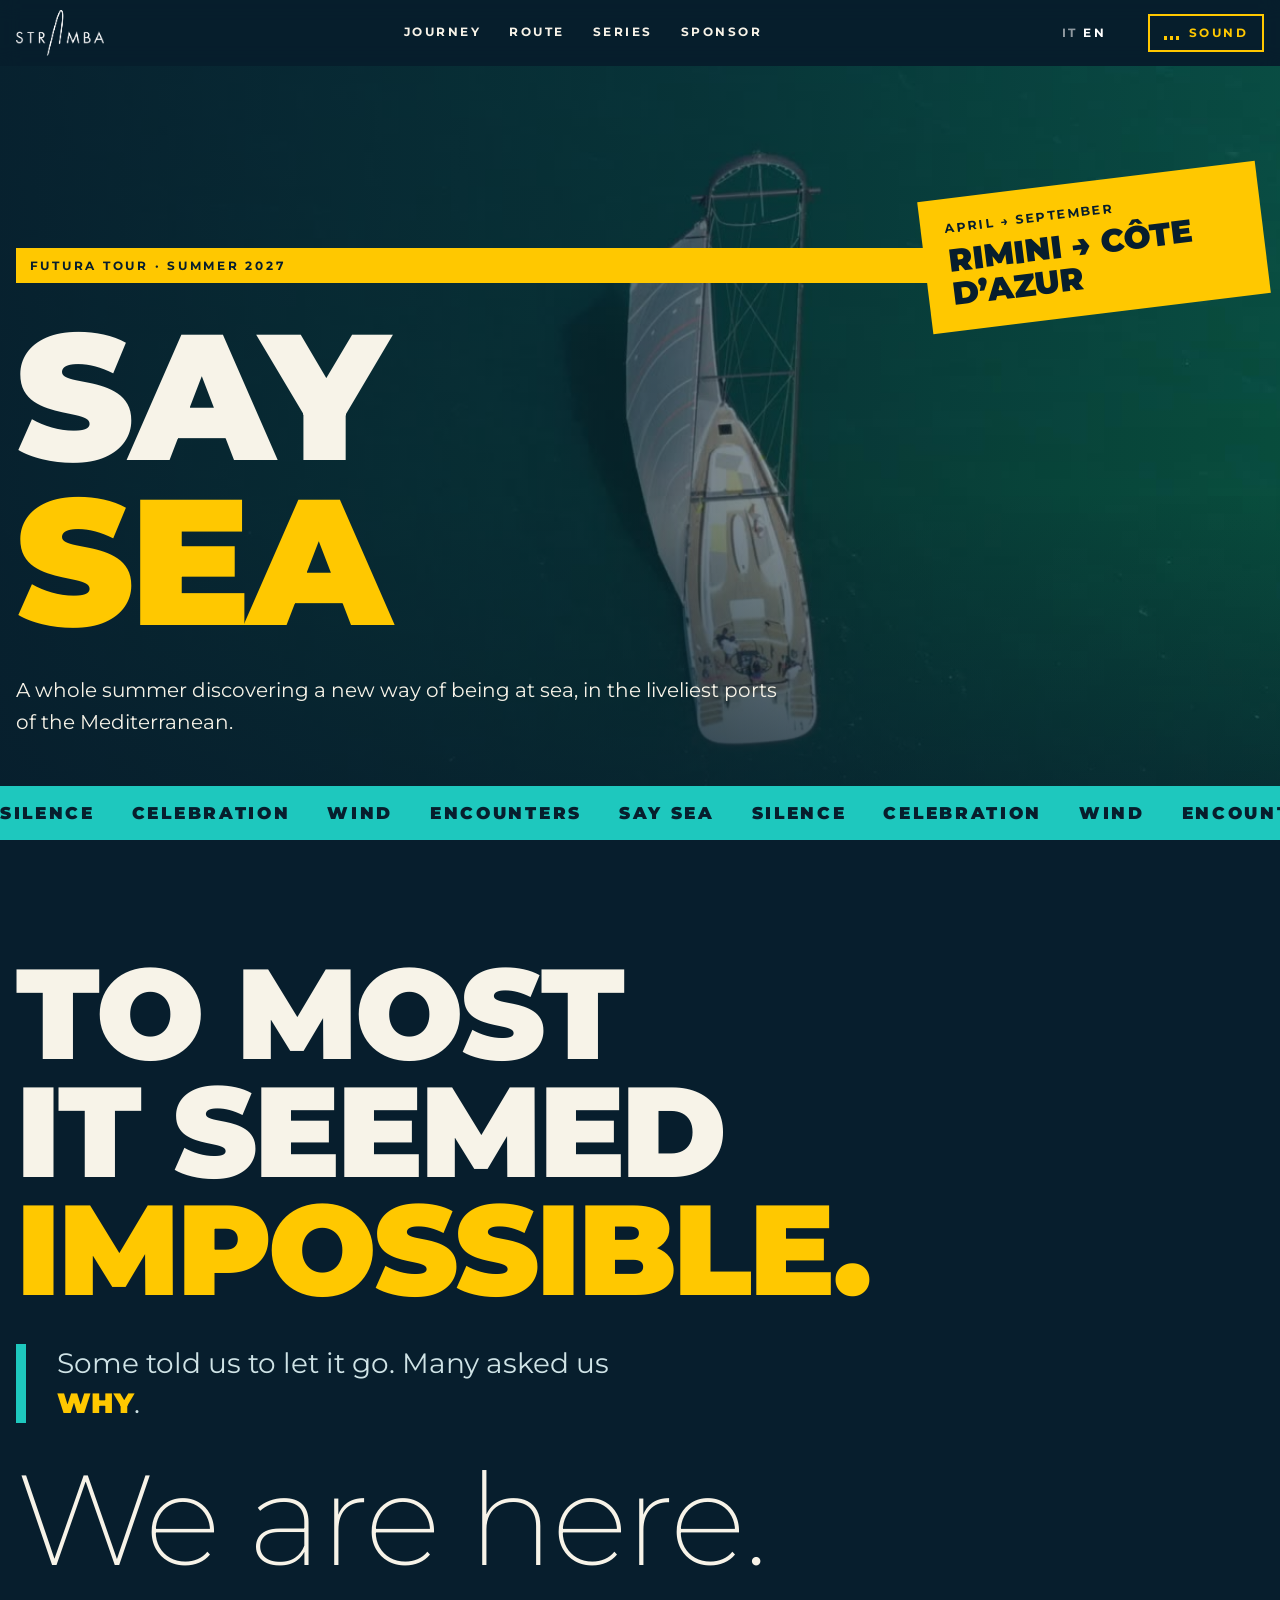
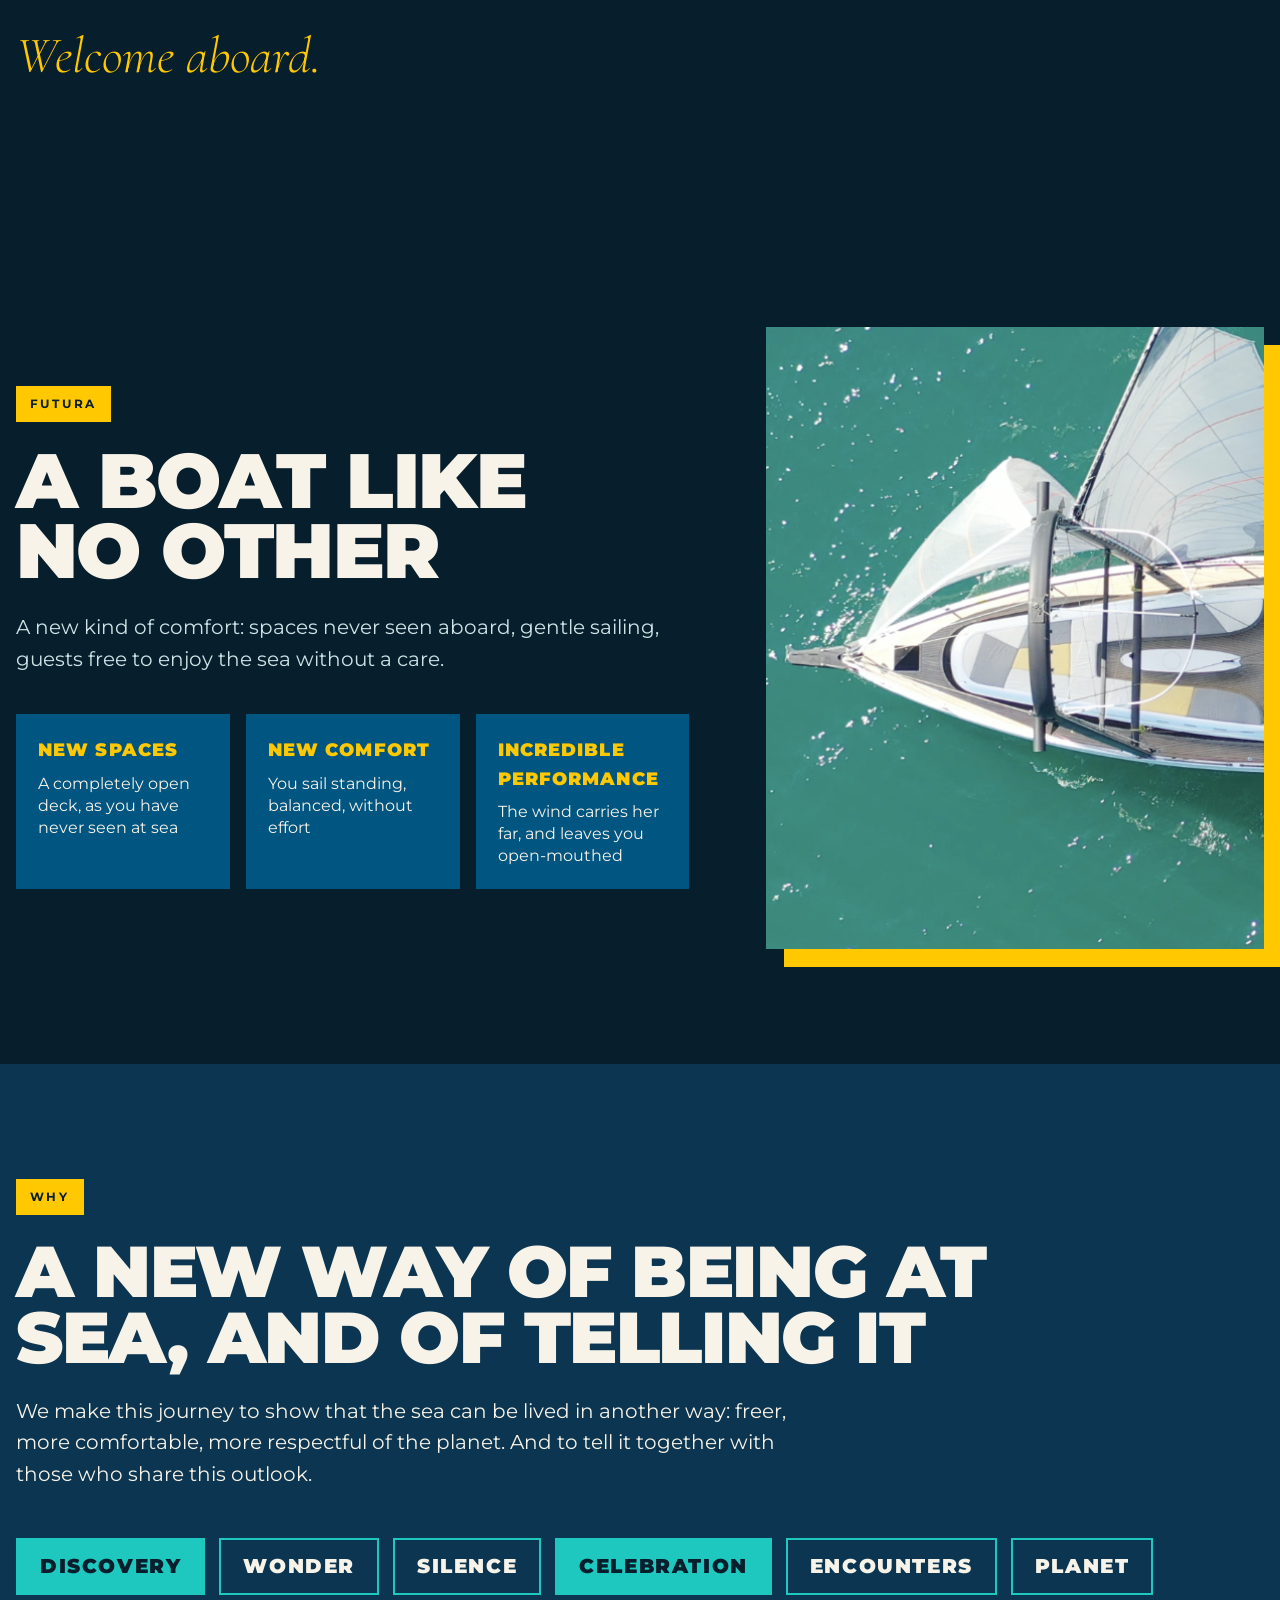
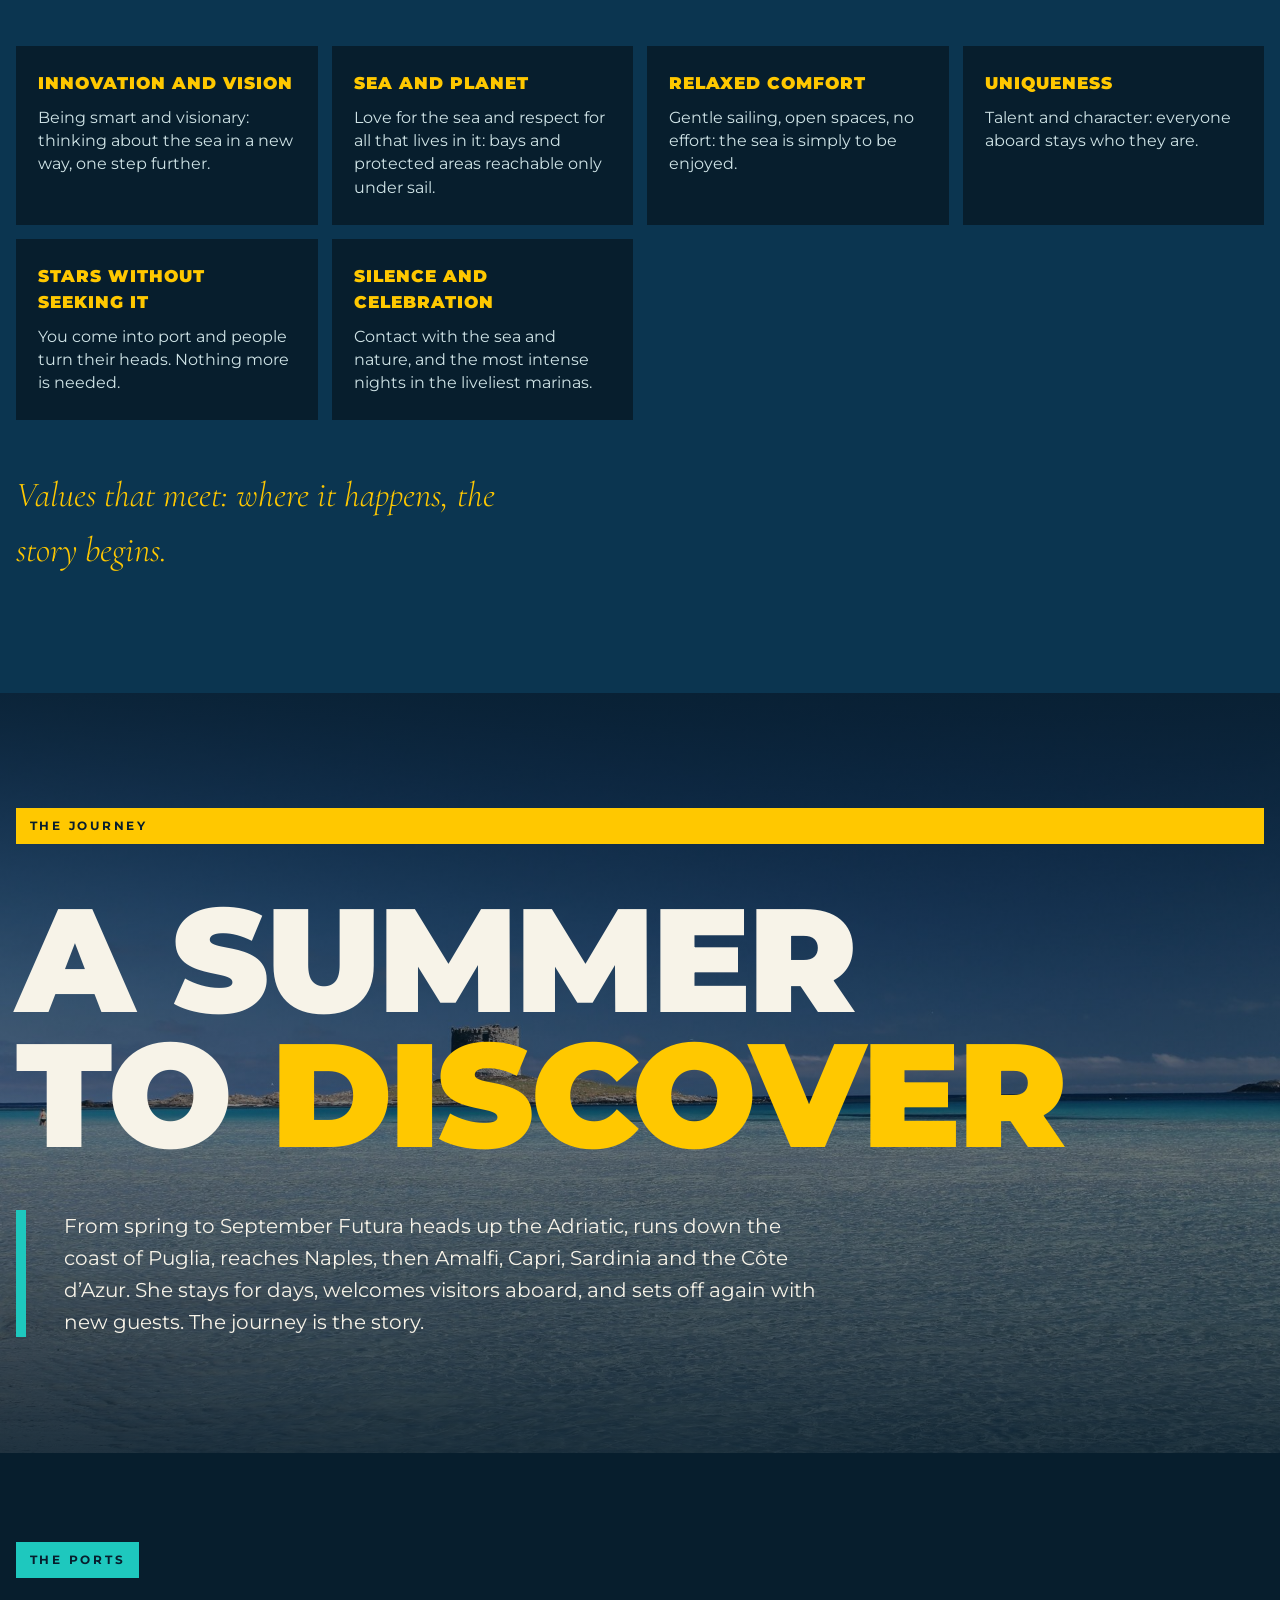
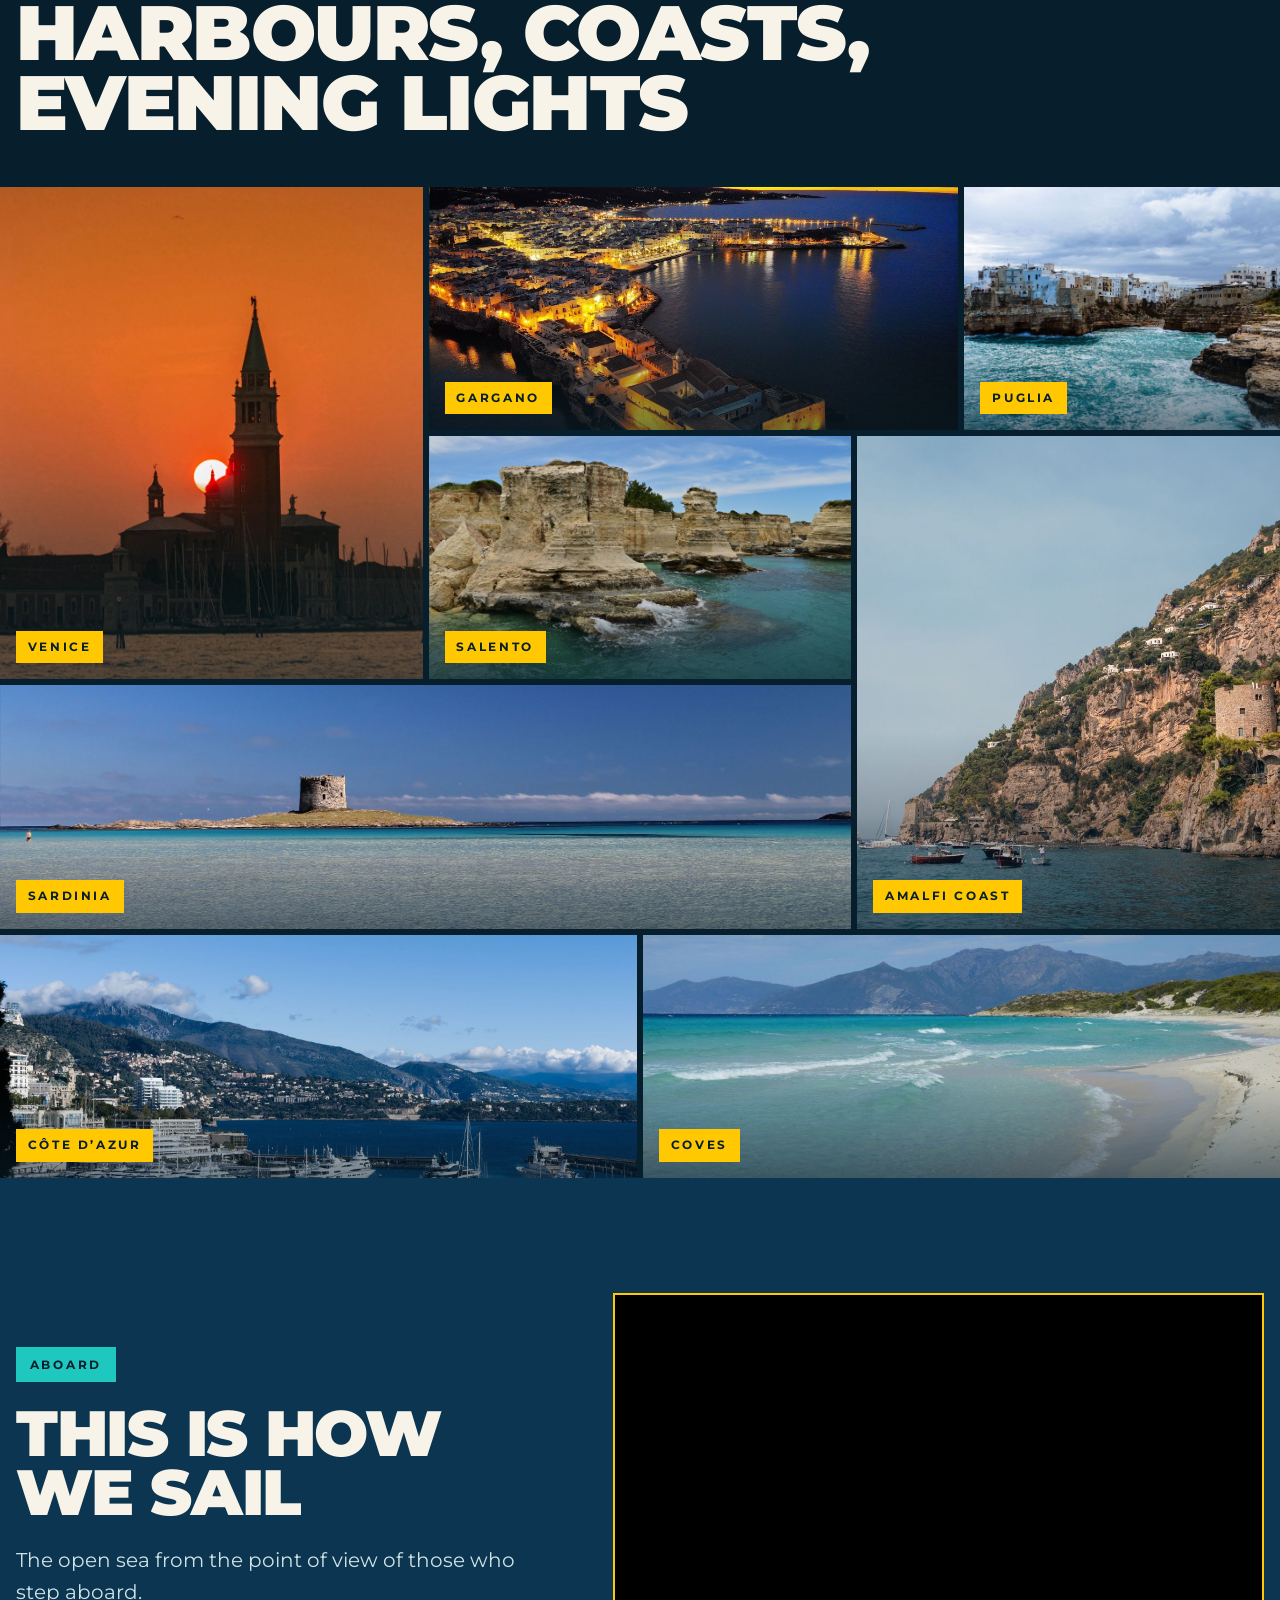
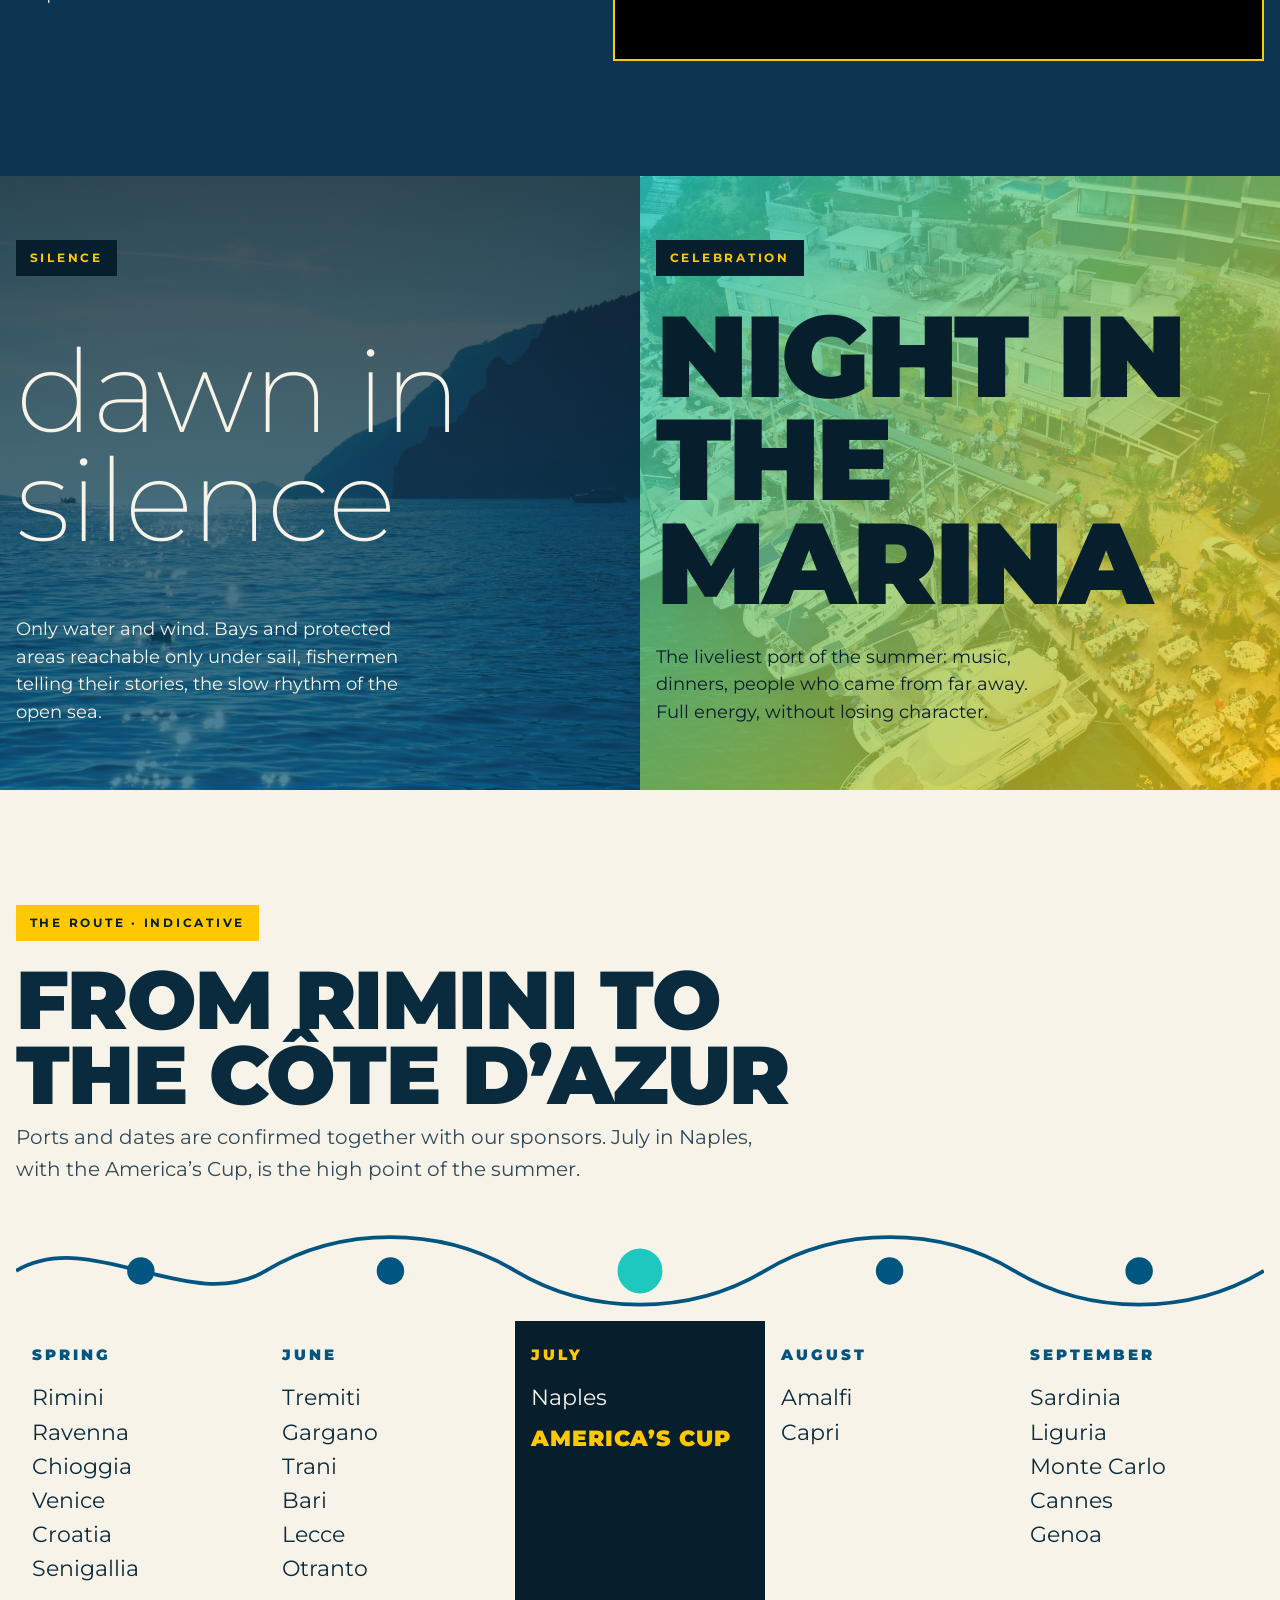
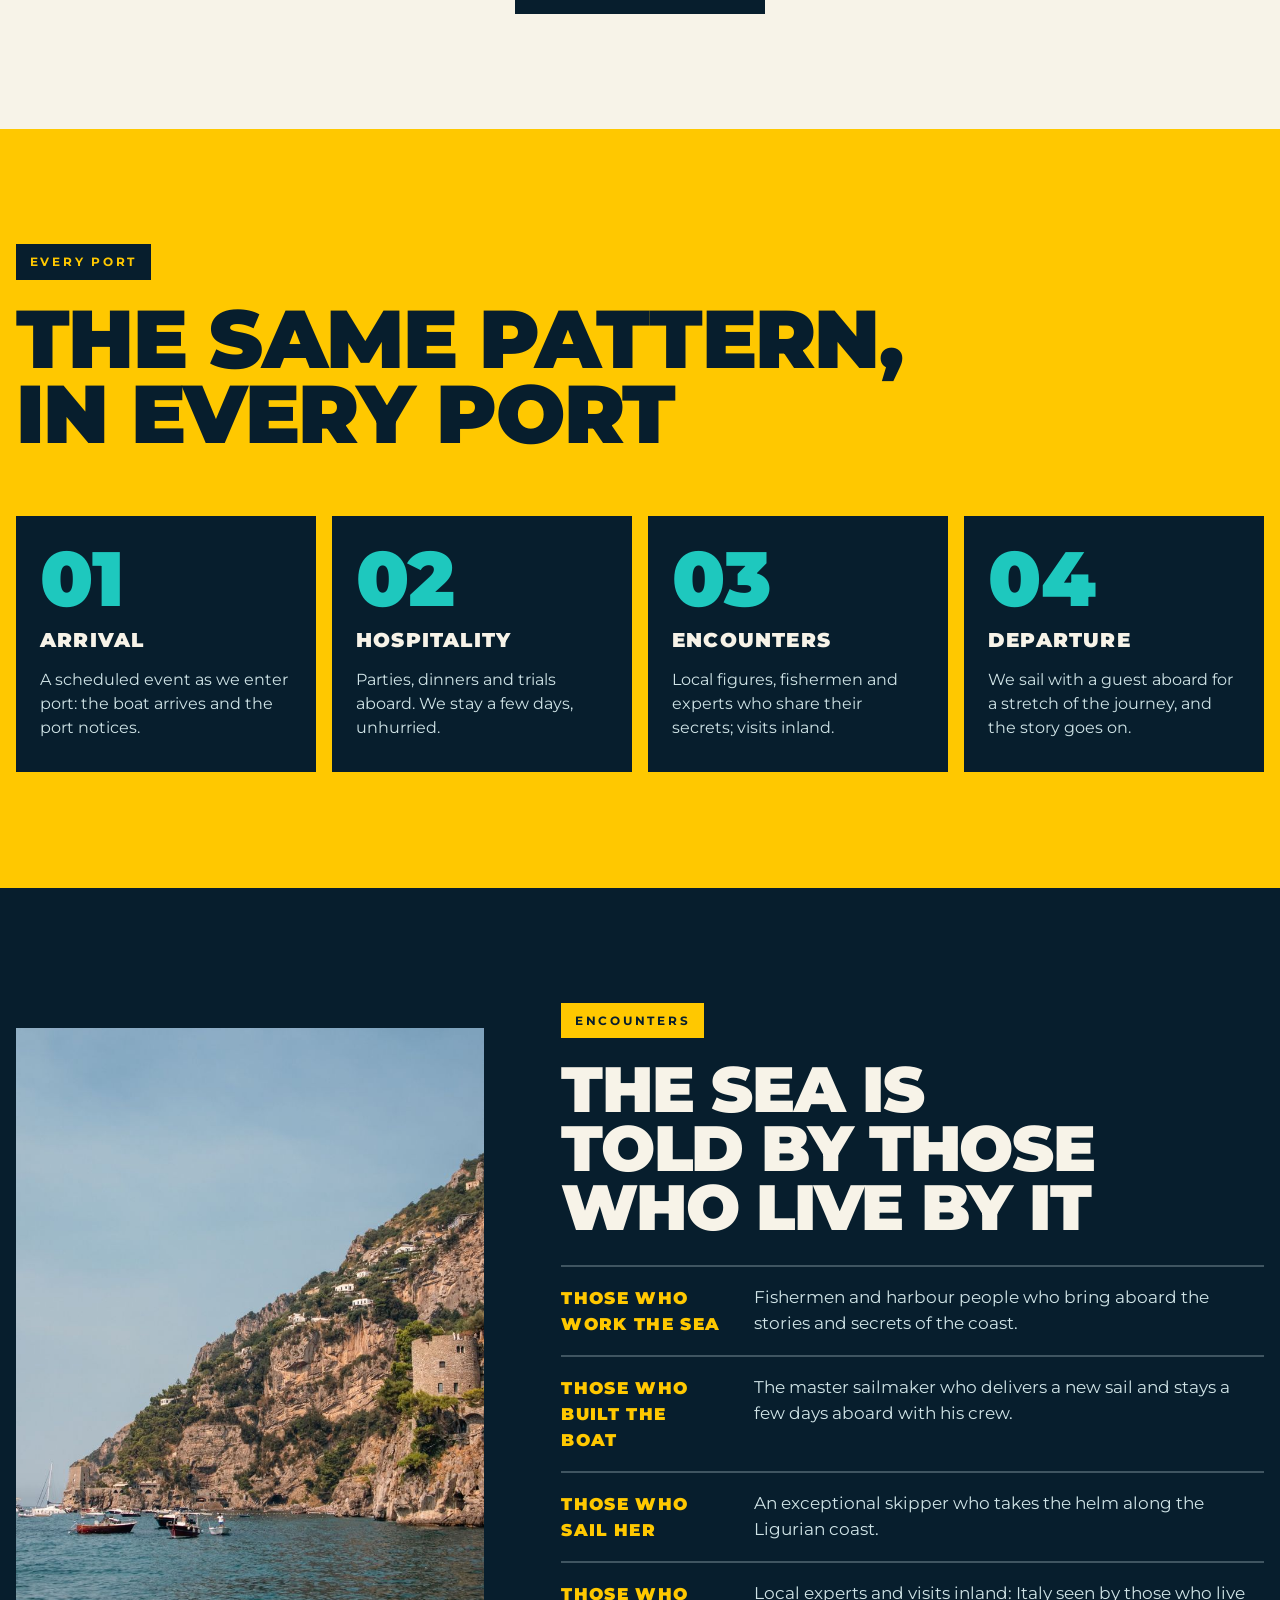
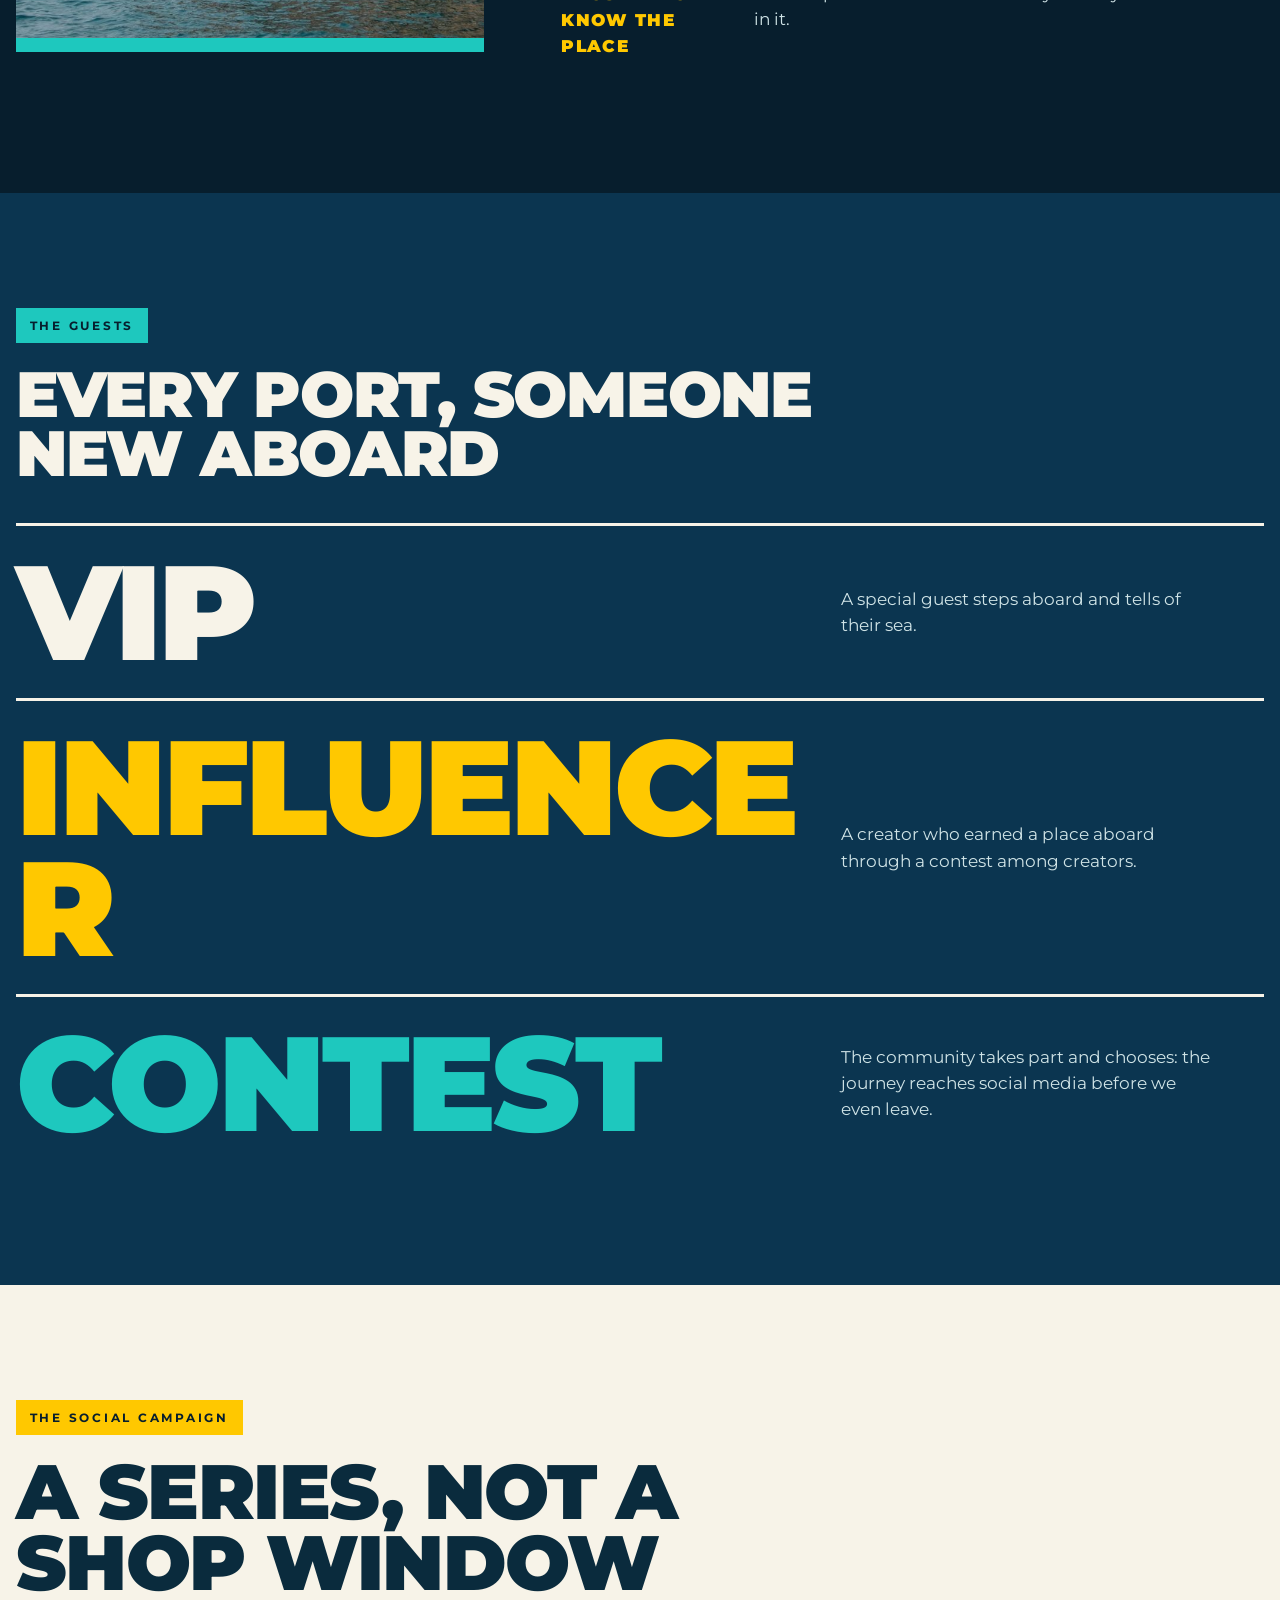
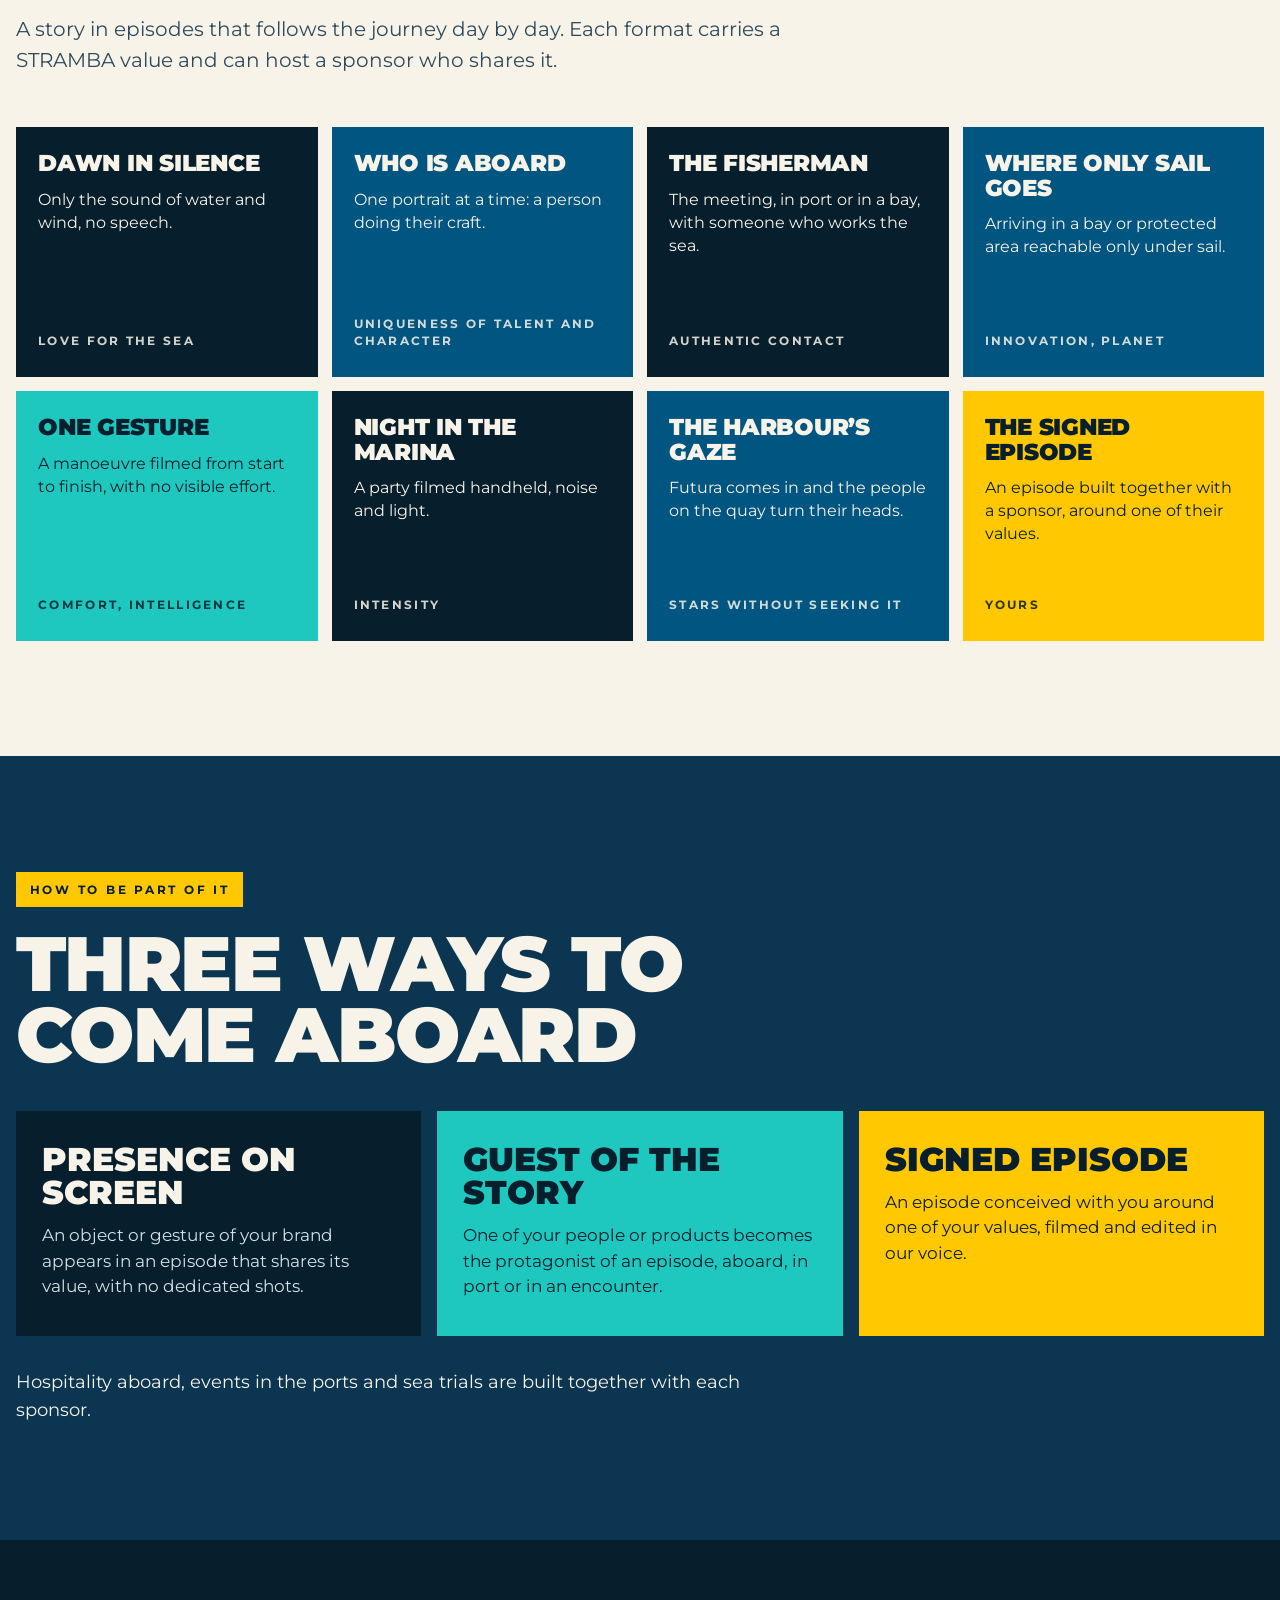
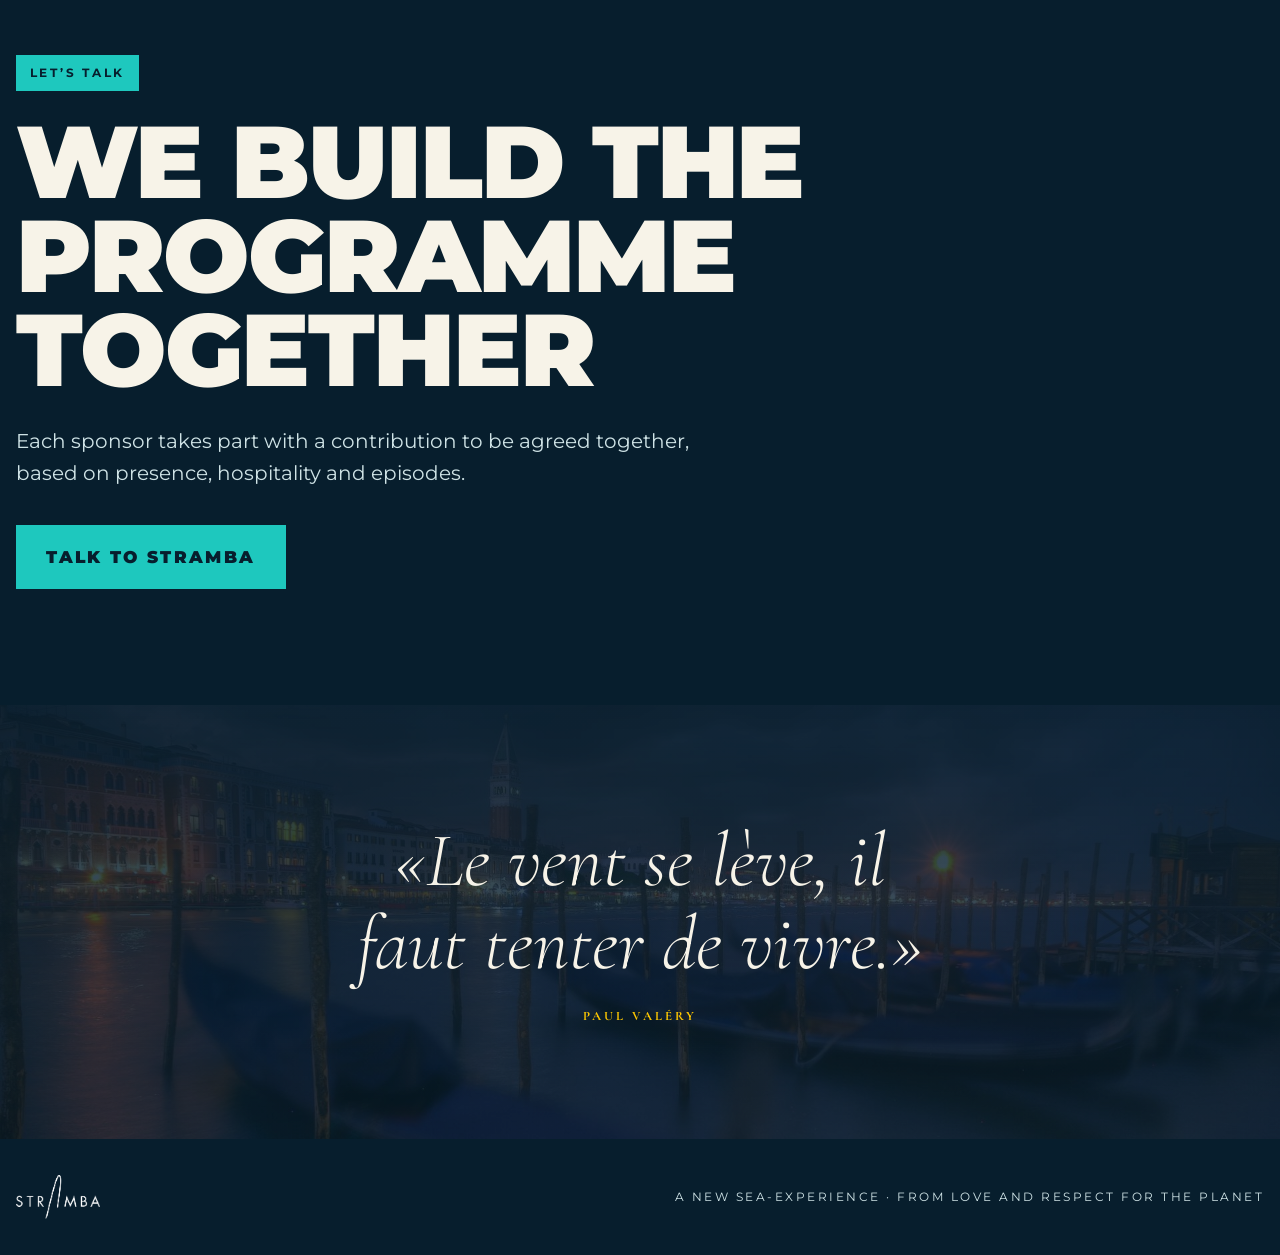
<file: sponsor/en.html>
<!doctype html>
<html lang="en">
<head>
<meta charset="utf-8">
<meta name="viewport" content="width=device-width,initial-scale=1,viewport-fit=cover">
<style>body{margin:0}img{max-width:100%}[hidden]{display:none!important}</style>
<meta name="robots" content="noindex,nofollow">
<title>Say sea · Sponsor area</title>
<meta name="claude:viewport-fit-sides" content="cover">
<link rel="preconnect" href="https://fonts.googleapis.com">
<link rel="preconnect" href="https://fonts.gstatic.com" crossorigin>
<link rel="stylesheet" href="https://fonts.googleapis.com/css2?family=Montserrat:wght@200;400;700;900&family=Cormorant+Garamond:ital,wght@1,300;1,400&display=swap">
<style>
/* Concept: poster-scale type that swings between hairline (silenzio) and black (festa), sea blues cut by sun-yellow and turquoise blocks. Single dark-first look. */
:root{
  --abyss:#071E2D; --deep:#0B3550; --sea:#005581; --foam:#F7F3E8; --ink:#0A2B3D;
  --sun:#FFC800; --turq:#1EC8BE; --mist:#CFE3E6;
  --display:'Montserrat','Helvetica Neue',Arial,sans-serif;
  --serif:'Cormorant Garamond',Georgia,'Times New Roman',serif;
  color-scheme:dark;
}
*{box-sizing:border-box}
html{scroll-behavior:smooth}
body{background:var(--abyss);color:var(--foam);font-family:var(--display);font-size:1.0625rem;line-height:1.55;overflow-x:hidden}
body::before{content:"";position:fixed;inset:0 0 auto;height:env(safe-area-inset-top,0px);z-index:30;background:var(--abyss)}
img,video{max-width:100%;display:block}
a{color:inherit}
h1,h2,h3,p,ul{margin:0}
ul{padding:0;list-style:none}
:focus-visible{outline:3px solid var(--sun);outline-offset:3px}

.wrap{width:100%;max-width:1280px;margin-inline:auto;padding-left:max(16px,env(safe-area-inset-left,0px));padding-right:max(16px,env(safe-area-inset-right,0px))}
.sec{padding-block:clamp(64px,9vw,128px)}
.tag{display:inline-block;background:var(--sun);color:var(--abyss);font-weight:700;font-size:.78rem;letter-spacing:.22em;text-transform:uppercase;padding:.65em 1.1em}
.tag.turq{background:var(--turq)}
.big{font-weight:900;text-transform:uppercase;line-height:.92;letter-spacing:-.02em;text-wrap:balance}
.lead{font-size:clamp(1.1rem,1.6vw,1.4rem);line-height:1.55;font-weight:400;color:var(--mist);max-width:60ch}
.y{color:var(--sun)}

/* header */
.bar{position:sticky;top:env(safe-area-inset-top,0px);z-index:20;background:rgba(7,30,45,.9);backdrop-filter:blur(10px)}
.bar .wrap{display:flex;align-items:center;gap:28px;padding-block:10px}
.logo img{height:46px;width:auto}
.bar nav{display:flex;gap:28px;margin-left:auto}
.bar nav a{font-size:.78rem;font-weight:700;letter-spacing:.2em;text-transform:uppercase;text-decoration:none;padding:6px 0;border-bottom:2px solid transparent}
.bar nav a:hover{border-color:var(--sun)}
.sound{display:flex;align-items:center;gap:10px;background:transparent;border:2px solid var(--sun);color:var(--sun);font:700 .78rem/1 var(--display);letter-spacing:.2em;text-transform:uppercase;padding:.8em 1.1em;cursor:pointer}
.sound[aria-pressed="true"]{background:var(--sun);color:var(--abyss)}
.eq{display:flex;align-items:flex-end;gap:3px;height:14px}
.eq i{display:block;width:3px;background:currentColor;height:4px}
.sound[aria-pressed="true"] .eq i{animation:eq 900ms ease-in-out infinite}
.sound[aria-pressed="true"] .eq i:nth-child(2){animation-delay:-300ms}
.sound[aria-pressed="true"] .eq i:nth-child(3){animation-delay:-600ms}
@keyframes eq{0%,100%{height:4px}50%{height:14px}}
@media(max-width:760px){.bar nav{display:none}.sound{margin-left:auto}}

/* hero */
.hero{position:relative;overflow:hidden;min-height:clamp(580px,86vh,900px);display:flex;flex-direction:column;justify-content:flex-end;background:var(--deep) url(media/aerea-verde-poster.jpg) center/cover no-repeat}
.hero video{position:absolute;inset:0;width:100%;height:100%;object-fit:cover}
.hero::after{content:"";position:absolute;inset:0;background:linear-gradient(90deg,rgba(7,30,45,.93),rgba(7,30,45,.55) 55%,rgba(7,30,45,.05)),linear-gradient(0deg,rgba(7,30,45,.75),transparent 45%)}
.hero .wrap{position:relative;z-index:2;display:flex;flex-direction:column;gap:clamp(16px,2.4vw,32px);padding-block:clamp(56px,9vw,112px) clamp(28px,4vw,48px)}
.hero h1{font-size:clamp(3.6rem,14vw,11.5rem)}
.hero .lead{color:var(--foam)}
.sticker{position:absolute;z-index:3;right:max(16px,env(safe-area-inset-right,0px));top:clamp(24px,9vw,120px);background:var(--sun);color:var(--abyss);padding:20px 24px;transform:rotate(-7deg);max-width:min(340px,70vw);animation:wob 7s ease-in-out infinite}
.sticker b{display:block;font-weight:700;font-size:.78rem;letter-spacing:.2em;text-transform:uppercase}
.sticker span{display:block;font-weight:900;font-size:clamp(1.3rem,2.6vw,2rem);line-height:1.05;text-transform:uppercase;margin-top:6px}
@keyframes wob{0%,100%{transform:rotate(-7deg)}50%{transform:rotate(-4deg) translateY(-6px)}}
.marquee{position:relative;z-index:2;background:var(--turq);color:var(--abyss);overflow:hidden;white-space:nowrap}
.marquee div{display:inline-flex;gap:0;animation:run 32s linear infinite;padding-block:14px}
.marquee span{font-weight:900;font-size:1.05rem;letter-spacing:.16em;text-transform:uppercase;padding-right:2.2em}
@keyframes run{to{transform:translateX(-50%)}}

/* veicolo */
.veicolo{background:var(--abyss)}
.veicolo .grid{display:grid;grid-template-columns:1.15fr .85fr;gap:clamp(32px,6vw,96px);align-items:center}
.veicolo h2{font-size:clamp(2.4rem,6vw,5.2rem);margin-block:24px}
.tiles{display:grid;grid-template-columns:repeat(3,1fr);gap:16px;margin-top:40px}
.tile{background:var(--sea);padding:22px}
.tile h3{font-weight:900;font-size:1.15rem;letter-spacing:.06em;text-transform:uppercase;color:var(--sun)}
.tile p{margin-top:8px;font-size:.98rem;line-height:1.4}
.photo{position:relative;box-shadow:18px 18px 0 var(--sun)}
.photo img{width:100%;aspect-ratio:4/5;object-fit:cover}
@media(max-width:900px){.veicolo .grid{grid-template-columns:1fr}.tiles{grid-template-columns:1fr}.photo{margin-right:18px}}

/* viaggio */
.viaggio{background:linear-gradient(180deg,rgba(7,30,45,.9),rgba(7,30,45,.45) 55%,rgba(7,30,45,.88)),url(../assets/tour/sardegna.jpg) center/cover}
.viaggio .wrap{display:flex;flex-direction:column;gap:clamp(28px,4vw,48px)}
.viaggio h2{font-size:clamp(3rem,11.5vw,9.5rem)}
.viaggio .lead{border-left:10px solid var(--turq);padding-left:clamp(20px,3vw,40px);color:var(--foam);max-width:62ch}

/* video */
.film{background:var(--deep)}
.film .grid{display:grid;grid-template-columns:.9fr 1.1fr;gap:clamp(28px,5vw,80px);align-items:center}
.film h2{font-size:clamp(2.2rem,5vw,4.4rem);margin-block:22px}
.screen{border:2px solid var(--sun);background:#000}
.screen video{width:100%;aspect-ratio:16/9;object-fit:cover}
@media(max-width:900px){.film .grid{grid-template-columns:1fr}}

/* chiaroscuro */
.duo{display:grid;grid-template-columns:1fr 1fr;transition:grid-template-columns .5s ease}
.duo:has(.quiet:hover){grid-template-columns:1.35fr 1fr}
.duo:has(.fest:hover){grid-template-columns:1fr 1.35fr}
.pane{min-height:clamp(380px,46vw,600px);padding:clamp(28px,5vw,72px) max(16px,env(safe-area-inset-left,0px));display:flex;flex-direction:column;justify-content:space-between;gap:28px}
.quiet{background:linear-gradient(180deg,rgba(7,30,45,.78),rgba(0,85,129,.7)),url(../assets/tour/amalfi-mare.jpg) center/cover;color:var(--foam)}
.quiet h2{font-weight:200;font-size:clamp(3rem,9vw,8rem);line-height:.95;letter-spacing:-.01em;text-transform:lowercase}
.fest{background:linear-gradient(135deg,rgba(30,200,190,.8),rgba(255,200,0,.74)),url(../assets/tour/marina-festa.jpg) center/cover;color:var(--abyss)}
.fest h2{font-weight:900;font-size:clamp(3rem,9vw,8rem);line-height:.9;letter-spacing:-.03em;text-transform:uppercase}
.pane .tag{align-self:flex-start;background:var(--abyss);color:var(--sun)}
.pane p{font-size:clamp(1.05rem,1.4vw,1.25rem);max-width:34ch}
@media(max-width:760px){.duo,.duo:has(.quiet:hover),.duo:has(.fest:hover){grid-template-columns:1fr}.pane{padding-inline:max(16px,env(safe-area-inset-left,0px))}}

/* rotta */
.rotta{background:var(--foam);color:var(--ink)}
.rotta h2{font-size:clamp(2.4rem,6.4vw,5.6rem);margin-block:22px 8px}
.rotta .lead{color:#2F4A5C}
.wave{display:block;width:100%;height:auto;margin-top:36px}
.legs{display:grid;grid-template-columns:repeat(5,1fr);margin-top:0}
.leg{padding:22px 16px 28px}
.leg h3{font-weight:900;font-size:.95rem;letter-spacing:.2em;text-transform:uppercase;color:var(--sea);margin-bottom:14px}
.leg li{font-size:1.35rem;font-weight:400;line-height:1.4;padding-block:2px}
.leg.hot{background:var(--abyss);color:var(--foam)}
.leg.hot h3{color:var(--sun)}
.leg.hot li:last-child{color:var(--sun);font-weight:900;text-transform:uppercase;letter-spacing:.04em;margin-top:6px}
@media(max-width:900px){.wave{display:none}.legs{grid-template-columns:1fr 1fr;gap:8px;margin-top:32px}.leg{border-top:2px solid var(--sun)}.leg.hot{border-top:2px solid var(--turq)}}
@media(max-width:520px){.legs{grid-template-columns:1fr}}

/* tappa */
.tappa{background:var(--sun);color:var(--abyss)}
.tappa h2{font-size:clamp(2.4rem,6.4vw,5.6rem);margin-top:22px}
.tappa .tag{background:var(--abyss);color:var(--sun)}
.steps{display:grid;grid-template-columns:repeat(4,1fr);gap:16px;margin-top:clamp(32px,5vw,64px)}
.step{background:var(--abyss);color:var(--foam);padding:28px 24px 32px;display:flex;flex-direction:column;gap:12px}
.step b{font-weight:900;font-size:clamp(3.2rem,6vw,5rem);line-height:.9;color:var(--turq)}
.step h3{font-weight:900;font-size:1.25rem;letter-spacing:.06em;text-transform:uppercase}
.step p{font-size:1rem;line-height:1.5;color:var(--mist)}
@media(max-width:980px){.steps{grid-template-columns:1fr 1fr}}
@media(max-width:520px){.steps{grid-template-columns:1fr}}

/* incontri */
.incontri{background:var(--abyss)}
.incontri .grid{display:grid;grid-template-columns:.8fr 1.2fr;gap:clamp(28px,6vw,96px);align-items:center}
.incontri img{width:100%;aspect-ratio:3/4;object-fit:cover;border-bottom:14px solid var(--turq)}
.incontri h2{font-size:clamp(2.2rem,5vw,4.4rem);margin-block:22px 28px}
.rows{display:flex;flex-direction:column}
.row{display:grid;grid-template-columns:minmax(0,15ch) minmax(0,1fr);gap:8px 28px;padding-block:18px;border-top:2px solid rgba(207,227,230,.28)}
.row h3{font-weight:900;font-size:1.05rem;letter-spacing:.08em;text-transform:uppercase;color:var(--sun)}
.row p{color:var(--mist);line-height:1.5}
@media(max-width:900px){.incontri .grid{grid-template-columns:1fr}.incontri img{aspect-ratio:16/10}}
@media(max-width:520px){.row{grid-template-columns:1fr}}

/* ospiti */
.ospiti{background:var(--deep)}
.ospiti h2{font-size:clamp(2.2rem,5vw,4.4rem);margin-block:22px 40px}
.guest{display:grid;grid-template-columns:minmax(0,1.3fr) minmax(0,.7fr);gap:12px 40px;align-items:center;padding-block:clamp(14px,2vw,26px);border-top:3px solid var(--foam)}
.guest h3{font-weight:900;text-transform:uppercase;font-size:clamp(2.6rem,10.5vw,8.6rem);line-height:.9;letter-spacing:-.03em;overflow-wrap:anywhere}
.guest p{color:var(--mist);max-width:34ch}
.guest:nth-of-type(1) h3{color:var(--foam)}
.guest:nth-of-type(2) h3{color:var(--sun)}
.guest:nth-of-type(3) h3{color:var(--turq)}
@media(max-width:760px){.guest{grid-template-columns:1fr}}

/* serie */
.serie{background:var(--foam);color:var(--ink)}
.serie h2{font-size:clamp(2.4rem,6vw,5.2rem);margin-block:22px 14px}
.serie .lead{color:#2F4A5C}
.cards{display:grid;grid-template-columns:repeat(auto-fit,minmax(min(100%,250px),1fr));gap:14px;margin-top:clamp(32px,4vw,56px)}
.card{padding:24px 22px 26px;display:flex;flex-direction:column;gap:12px;min-height:250px;background:var(--abyss);color:var(--foam)}
.card.b{background:var(--sea)}
.card.c{background:var(--turq);color:var(--abyss)}
.card.s{background:var(--sun);color:var(--abyss)}
.card h3{font-weight:900;font-size:1.45rem;line-height:1.05;text-transform:uppercase;letter-spacing:-.01em}
.card p{font-size:1rem;line-height:1.45;flex:1}
.card small{font-weight:700;font-size:.72rem;letter-spacing:.2em;text-transform:uppercase;opacity:.85}

/* sponsor */
.sponsor{background:var(--deep)}
.sponsor h2{font-size:clamp(2.4rem,6vw,5.2rem);margin-block:22px 40px}
.forms{display:grid;grid-template-columns:repeat(3,1fr);gap:16px}
.form{padding:32px 26px 36px;display:flex;flex-direction:column;gap:14px;background:var(--abyss)}
.form:nth-child(2){background:var(--turq);color:var(--abyss)}
.form:nth-child(3){background:var(--sun);color:var(--abyss)}
.form h3{font-weight:900;font-size:clamp(1.6rem,2.6vw,2.2rem);line-height:1;text-transform:uppercase}
.form p{line-height:1.5}
.form:nth-child(1) p{color:var(--mist)}
.note{margin-top:32px;font-size:1.15rem;max-width:62ch}
@media(max-width:900px){.forms{grid-template-columns:1fr}}

/* budget */
.budget{background:var(--abyss);text-align:left}
.budget h2{font-size:clamp(2.6rem,8vw,7rem);margin-block:24px 28px}
.budget .lead{max-width:56ch}
.cta{display:inline-block;margin-top:36px;background:var(--turq);color:var(--abyss);font-weight:900;font-size:1.05rem;letter-spacing:.14em;text-transform:uppercase;text-decoration:none;padding:1.15em 1.8em;transition:transform .2s}
.cta:hover{transform:translate(-4px,-4px);box-shadow:6px 6px 0 var(--sun)}



/* perché: scopo, parole chiave, valori */
.perche{background:var(--deep)}
.perche h2{font-size:clamp(2.2rem,5.6vw,4.8rem);margin-block:24px 0;max-width:20ch}
.perche .lead{margin-top:24px;color:var(--foam)}
.kw{display:flex;flex-wrap:wrap;gap:10px 14px;margin-top:clamp(28px,4vw,48px);padding:0;list-style:none}
.kw li{font-weight:900;text-transform:uppercase;letter-spacing:.08em;font-size:clamp(.95rem,1.6vw,1.25rem);padding:.55em 1.1em;border:2px solid var(--turq);color:var(--foam)}
.kw li:nth-child(3n+1){background:var(--turq);color:var(--abyss)}
.vals{display:grid;grid-template-columns:repeat(auto-fit,minmax(min(100%,260px),1fr));gap:14px;margin-top:clamp(32px,4vw,56px)}
.val{background:var(--abyss);padding:24px 22px 26px}
.val h3{font-weight:900;font-size:1.05rem;letter-spacing:.06em;text-transform:uppercase;color:var(--sun)}
.val p{margin-top:10px;font-size:1rem;line-height:1.45;color:var(--mist)}

.bridge{margin-top:clamp(36px,5vw,64px)}
.bridge h3.bt{font-weight:900;text-transform:uppercase;letter-spacing:.06em;font-size:1.05rem;color:var(--turq)}
.bridge .bl{max-width:60ch;margin-top:10px;color:var(--mist);line-height:1.5}
.brows{margin-top:22px;display:grid;gap:0;border-top:1px solid rgba(247,243,232,.22)}
.brow{display:grid;grid-template-columns:1fr auto 1.4fr;gap:8px 22px;align-items:baseline;padding:16px 0;border-bottom:1px solid rgba(247,243,232,.22)}
.brow b{font-weight:900;text-transform:uppercase;letter-spacing:.05em;color:var(--sun);font-size:.98rem}
.brow i{font-style:normal;color:var(--turq);font-weight:900}
.brow span{color:var(--foam);line-height:1.4}
@media(max-width:700px){.brow{grid-template-columns:1fr}.brow i{display:none}}
.perche .why{margin-top:clamp(28px,4vw,48px);font-family:var(--serif);font-style:italic;font-weight:300;font-size:clamp(1.4rem,2.8vw,2.2rem);color:var(--sun);max-width:34ch}

/* manifesto */
.manifesto{background:var(--abyss)}
.manifesto .wrap{display:flex;flex-direction:column;gap:clamp(18px,3vw,36px)}
.manifesto .m1{font-weight:900;text-transform:uppercase;line-height:.92;letter-spacing:-.025em;font-size:clamp(2.8rem,10vw,8.6rem);text-wrap:balance}
.manifesto .m2{font-size:clamp(1.2rem,2.2vw,1.9rem);line-height:1.4;max-width:34ch;color:var(--mist);border-left:10px solid var(--turq);padding-left:clamp(16px,2.4vw,32px)}
.manifesto .m2 b{color:var(--sun);font-weight:900;text-transform:uppercase}
.manifesto .m3{font-weight:200;font-size:clamp(3rem,10vw,8rem);line-height:.95;letter-spacing:-.02em}
.manifesto .m4{font-family:var(--serif);font-style:italic;font-weight:300;font-size:clamp(1.8rem,4vw,3.2rem);color:var(--sun)}

/* mosaico luoghi */
.tappe{background:var(--abyss);padding-block:clamp(48px,7vw,96px) 0}
.tappe .head{display:flex;flex-direction:column;align-items:flex-start;gap:20px;padding-bottom:clamp(24px,4vw,48px)}
.tappe h2{font-size:clamp(2.4rem,6vw,5.2rem)}
.mosaic{display:grid;grid-template-columns:repeat(12,1fr);grid-auto-rows:clamp(180px,19vw,260px);gap:6px}
.mosaic figure{position:relative;margin:0;background:center/cover;display:flex;align-items:flex-end}
.mosaic figure::after{content:"";position:absolute;inset:0;background:linear-gradient(180deg,rgba(7,30,45,0) 60%,rgba(7,30,45,.55))}
.mosaic figcaption{position:relative;z-index:2;margin:16px;background:var(--sun);color:var(--abyss);font-weight:700;font-size:.74rem;letter-spacing:.22em;text-transform:uppercase;padding:.6em 1em}
.m-a{grid-column:1/5;grid-row:1/3}.m-b{grid-column:5/10;grid-row:1}.m-c{grid-column:10/13;grid-row:1}
.m-d{grid-column:5/9;grid-row:2}.m-e{grid-column:9/13;grid-row:2/4}.m-f{grid-column:1/9;grid-row:3}
.m-g{grid-column:1/7;grid-row:4}.m-h{grid-column:7/13;grid-row:4}
@media(max-width:860px){.mosaic{grid-template-columns:1fr 1fr;grid-auto-rows:190px}.mosaic figure{grid-column:auto!important;grid-row:auto!important}.m-a,.m-e{grid-row:span 2!important}}

/* chiusura */
.end{background:linear-gradient(180deg,rgba(7,30,45,.88),rgba(7,30,45,.7)),url(../assets/tour/venezia-notte.jpg) center/cover;text-align:center}
.end blockquote{margin:0 auto;font-family:var(--serif);font-style:italic;font-weight:300;font-size:clamp(2.2rem,6vw,5rem);line-height:1.08;max-width:18ch;text-wrap:balance}
.end cite{display:block;margin-top:24px;font-style:normal;font-weight:700;font-size:.8rem;letter-spacing:.24em;text-transform:uppercase;color:var(--sun)}
.foot{background:var(--abyss);padding-block:36px}
.foot .wrap{display:flex;flex-wrap:wrap;gap:16px 32px;align-items:center;justify-content:space-between}
.foot img{height:44px;width:auto}
.foot p{font-size:.78rem;letter-spacing:.2em;text-transform:uppercase;color:var(--mist)}

@media(prefers-reduced-motion:reduce){
  html{scroll-behavior:auto}
  .sticker,.marquee div,.sound[aria-pressed="true"] .eq i{animation:none}
  .duo{transition:none}
}
</style>

<header class="bar">
  <div class="wrap">
    <a class="logo" href="#top" aria-label="STRAMBA"><img src="media/stramba-white.png" alt="STRAMBA" width="88" height="46"></a>
    <nav aria-label="Sections">
      <a href="#viaggio">Journey</a>
      <a href="#rotta">Route</a>
      <a href="#serie">Series</a>
      <a href="#sponsor">Sponsor</a>
    </nav>
    <span class="langsw" style="margin-left:auto;margin-right:14px;font-size:.78rem;font-weight:700;letter-spacing:.2em"><a href="index.html" style="color:#fff;text-decoration:none;opacity:0.55">IT</a> <a href="en.html" style="color:#fff;text-decoration:none;opacity:1">EN</a></span>
    <button class="sound" id="sound" type="button" aria-pressed="false" aria-label="Turn the soundtrack on or off">
      <span class="eq" aria-hidden="true"><i></i><i></i><i></i></span>
      <span id="soundLabel">Sound</span>
    </button>
  </div>
</header>

<main id="top">
  <section class="hero" aria-label="Say sea, Futura Tour 2027">
    <video id="heroVideo" autoplay muted loop playsinline preload="auto" poster="media/aerea-verde-poster.jpg" aria-hidden="true">
      <source src="media/aerea-verde.mp4" type="video/mp4">
    </video>
    <div class="sticker"><b>April → September</b><span>Rimini → Côte d’Azur</span></div>
    <div class="wrap">
      <span class="tag">Futura Tour · Summer 2027</span>
      <h1 class="big">Say<br><span class="y">sea</span></h1>
      <p class="lead">A whole summer discovering a new way of being at sea, in the liveliest ports of the Mediterranean.</p>
    </div>
    <div class="marquee" aria-hidden="true">
      <div>
        <span>Silence</span><span>Celebration</span><span>Wind</span><span>Encounters</span><span>Say sea</span>
        <span>Silence</span><span>Celebration</span><span>Wind</span><span>Encounters</span><span>Say sea</span>
        <span>Silence</span><span>Celebration</span><span>Wind</span><span>Encounters</span><span>Say sea</span>
        <span>Silence</span><span>Celebration</span><span>Wind</span><span>Encounters</span><span>Say sea</span>
      </div>
    </div>
  </section>


  <section class="sec manifesto" aria-label="Where it starts">
    <div class="wrap">
      <p class="m1">To most it seemed <span class="y">impossible.</span></p>
      <p class="m2">Some told us to let it go. Many asked us <b>why</b>.</p>
      <p class="m3">We are here.</p>
      <p class="m4">Welcome aboard.</p>
    </div>
  </section>

  <section class="sec veicolo" id="veicolo">
    <div class="wrap grid">
      <div>
        <span class="tag">Futura</span>
        <h2 class="big">A boat like no other</h2>
        <p class="lead">A new kind of comfort: spaces never seen aboard, gentle sailing, guests free to enjoy the sea without a care.</p>
        <div class="tiles">
          <div class="tile"><h3>New spaces</h3><p>A completely open deck, as you have never seen at sea</p></div>
          <div class="tile"><h3>New comfort</h3><p>You sail standing, balanced, without effort</p></div>
          <div class="tile"><h3>Incredible performance</h3><p>The wind carries her far, and leaves you open-mouthed</p></div>
        </div>
      </div>
      <div class="photo"><img src="media/futura-aerea.jpg" alt="Futura seen from above, sailing on a green-turquoise sea with the crew aboard"></div>
    </div>
  </section>

  <section class="sec perche" id="perche">
    <div class="wrap">
      <span class="tag">Why</span>
      <h2 class="big">A new way of being at sea, and of telling it</h2>
      <p class="lead">We make this journey to show that the sea can be lived in another way: freer, more comfortable, more respectful of the planet. And to tell it together with those who share this outlook.</p>
      <ul class="kw"><li>Discovery</li><li>Wonder</li><li>Silence</li><li>Celebration</li><li>Encounters</li><li>Planet</li></ul>
      <div class="vals">
        <div class="val"><h3>Innovation and vision</h3><p>Being smart and visionary: thinking about the sea in a new way, one step further.</p></div>
        <div class="val"><h3>Sea and planet</h3><p>Love for the sea and respect for all that lives in it: bays and protected areas reachable only under sail.</p></div>
        <div class="val"><h3>Relaxed comfort</h3><p>Gentle sailing, open spaces, no effort: the sea is simply to be enjoyed.</p></div>
        <div class="val"><h3>Uniqueness</h3><p>Talent and character: everyone aboard stays who they are.</p></div>
        <div class="val"><h3>Stars without seeking it</h3><p>You come into port and people turn their heads. Nothing more is needed.</p></div>
        <div class="val"><h3>Silence and celebration</h3><p>Contact with the sea and nature, and the most intense nights in the liveliest marinas.</p></div>
      </div>
      <p class="why">Values that meet: where it happens, the story begins.</p>
    </div>
  </section>

  <section class="sec viaggio" id="viaggio">
    <div class="wrap">
      <span class="tag">The journey</span>
      <h2 class="big">A summer<br>to <span class="y">discover</span></h2>
      <p class="lead">From spring to September Futura heads up the Adriatic, runs down the coast of Puglia, reaches Naples, then Amalfi, Capri, Sardinia and the Côte d’Azur. She stays for days, welcomes visitors aboard, and sets off again with new guests. The journey is the story.</p>
    </div>
  </section>


  <section class="tappe" id="luoghi" aria-label="Places along the journey">
    <div class="wrap head">
      <span class="tag turq">The ports</span>
      <h2 class="big">Harbours, coasts, evening lights</h2>
    </div>
    <div class="mosaic">
      <figure class="m-a" style="background-image:url(../assets/tour/venezia-tramonto.jpg)"><figcaption>Venice</figcaption></figure>
      <figure class="m-b" style="background-image:url(../assets/tour/vieste.jpg)"><figcaption>Gargano</figcaption></figure>
      <figure class="m-c" style="background-image:url(../assets/tour/polignano.jpg)"><figcaption>Puglia</figcaption></figure>
      <figure class="m-d" style="background-image:url(../assets/tour/salento.jpg)"><figcaption>Salento</figcaption></figure>
      <figure class="m-e" style="background-image:url(../assets/tour/amalfi-costa.jpg)"><figcaption>Amalfi Coast</figcaption></figure>
      <figure class="m-f" style="background-image:url(../assets/tour/sardegna.jpg)"><figcaption>Sardinia</figcaption></figure>
      <figure class="m-g" style="background-image:url(../assets/tour/costa-azzurra.jpg)"><figcaption>Côte d’Azur</figcaption></figure>
      <figure class="m-h" style="background-image:url(../assets/tour/calette.jpg)"><figcaption>Coves</figcaption></figure>
    </div>
  </section>

  <section class="sec film" id="film">
    <div class="wrap grid">
      <div>
        <span class="tag turq">Aboard</span>
        <h2 class="big">This is how we sail</h2>
        <p class="lead">The open sea from the point of view of those who step aboard.</p>
      </div>
      <div class="screen">
        <video autoplay muted loop playsinline preload="metadata" aria-label="Sailing aboard Futura">
          <source src="media/andatura-laterale.mp4" type="video/mp4">
        </video>
      </div>
    </div>
  </section>

  <section class="duo" aria-label="The rhythm of the journey">
    <div class="pane quiet">
      <span class="tag">Silence</span>
      <h2>dawn in silence</h2>
      <p>Only water and wind. Bays and protected areas reachable only under sail, fishermen telling their stories, the slow rhythm of the open sea.</p>
    </div>
    <div class="pane fest">
      <span class="tag">Celebration</span>
      <h2>Night in the marina</h2>
      <p>The liveliest port of the summer: music, dinners, people who came from far away. Full energy, without losing character.</p>
    </div>
  </section>

  <section class="sec rotta" id="rotta">
    <div class="wrap">
      <span class="tag">The route · indicative</span>
      <h2 class="big">From Rimini to the Côte d’Azur</h2>
      <p class="lead">Ports and dates are confirmed together with our sponsors. July in Naples, with the America’s Cup, is the high point of the summer.</p>
      <svg class="wave" viewBox="0 0 1000 80" role="img" aria-label="Summer line with five legs, from spring to September">
        <path d="M0 40 C 60 4, 140 76, 200 40 S 340 4, 400 40 S 540 76, 600 40 S 740 4, 800 40 S 940 76, 1000 40" fill="none" stroke="#005581" stroke-width="3"/>
        <circle cx="100" cy="40" r="11" fill="#005581"/>
        <circle cx="300" cy="40" r="11" fill="#005581"/>
        <circle cx="500" cy="40" r="18" fill="#1EC8BE"/>
        <circle cx="700" cy="40" r="11" fill="#005581"/>
        <circle cx="900" cy="40" r="11" fill="#005581"/>
      </svg>
      <div class="legs">
        <div class="leg"><h3>Spring</h3><ul><li>Rimini</li><li>Ravenna</li><li>Chioggia</li><li>Venice</li><li>Croatia</li><li>Senigallia</li></ul></div>
        <div class="leg"><h3>June</h3><ul><li>Tremiti</li><li>Gargano</li><li>Trani</li><li>Bari</li><li>Lecce</li><li>Otranto</li></ul></div>
        <div class="leg hot"><h3>July</h3><ul><li>Naples</li><li>America’s Cup</li></ul></div>
        <div class="leg"><h3>August</h3><ul><li>Amalfi</li><li>Capri</li></ul></div>
        <div class="leg"><h3>September</h3><ul><li>Sardinia</li><li>Liguria</li><li>Monte Carlo</li><li>Cannes</li><li>Genoa</li></ul></div>
      </div>
    </div>
  </section>

  <section class="sec tappa" id="tappa">
    <div class="wrap">
      <span class="tag">Every port</span>
      <h2 class="big">The same pattern, in every port</h2>
      <div class="steps">
        <div class="step"><b>01</b><h3>Arrival</h3><p>A scheduled event as we enter port: the boat arrives and the port notices.</p></div>
        <div class="step"><b>02</b><h3>Hospitality</h3><p>Parties, dinners and trials aboard. We stay a few days, unhurried.</p></div>
        <div class="step"><b>03</b><h3>Encounters</h3><p>Local figures, fishermen and experts who share their secrets; visits inland.</p></div>
        <div class="step"><b>04</b><h3>Departure</h3><p>We sail with a guest aboard for a stretch of the journey, and the story goes on.</p></div>
      </div>
    </div>
  </section>

  <section class="sec incontri" id="incontri">
    <div class="wrap grid">
      <img src="../assets/tour/amalfi-costa.jpg" alt="Fishing boats in front of a coast dropping steeply to the sea">
      <div>
        <span class="tag">Encounters</span>
        <h2 class="big">The sea is told by those who live by it</h2>
        <div class="rows">
          <div class="row"><h3>Those who work the sea</h3><p>Fishermen and harbour people who bring aboard the stories and secrets of the coast.</p></div>
          <div class="row"><h3>Those who built the boat</h3><p>The master sailmaker who delivers a new sail and stays a few days aboard with his crew.</p></div>
          <div class="row"><h3>Those who sail her</h3><p>An exceptional skipper who takes the helm along the Ligurian coast.</p></div>
          <div class="row"><h3>Those who know the place</h3><p>Local experts and visits inland: Italy seen by those who live in it.</p></div>
        </div>
      </div>
    </div>
  </section>

  <section class="sec ospiti" id="ospiti">
    <div class="wrap">
      <span class="tag turq">The guests</span>
      <h2 class="big">Every port, someone new aboard</h2>
      <div class="guest"><h3>VIP</h3><p>A special guest steps aboard and tells of their sea.</p></div>
      <div class="guest"><h3>Influencer</h3><p>A creator who earned a place aboard through a contest among creators.</p></div>
      <div class="guest"><h3>Contest</h3><p>The community takes part and chooses: the journey reaches social media before we even leave.</p></div>
    </div>
  </section>

  <section class="sec serie" id="serie">
    <div class="wrap">
      <span class="tag">The social campaign</span>
      <h2 class="big">A series, not a shop window</h2>
      <p class="lead">A story in episodes that follows the journey day by day. Each format carries a STRAMBA value and can host a sponsor who shares it.</p>
      <div class="cards">
        <article class="card"><h3>Dawn in silence</h3><p>Only the sound of water and wind, no speech.</p><small>Love for the sea</small></article>
        <article class="card b"><h3>Who is aboard</h3><p>One portrait at a time: a person doing their craft.</p><small>Uniqueness of talent and character</small></article>
        <article class="card"><h3>The fisherman</h3><p>The meeting, in port or in a bay, with someone who works the sea.</p><small>Authentic contact</small></article>
        <article class="card b"><h3>Where only sail goes</h3><p>Arriving in a bay or protected area reachable only under sail.</p><small>Innovation, planet</small></article>
        <article class="card c"><h3>One gesture</h3><p>A manoeuvre filmed from start to finish, with no visible effort.</p><small>Comfort, intelligence</small></article>
        <article class="card"><h3>Night in the marina</h3><p>A party filmed handheld, noise and light.</p><small>Intensity</small></article>
        <article class="card b"><h3>The harbour’s gaze</h3><p>Futura comes in and the people on the quay turn their heads.</p><small>Stars without seeking it</small></article>
        <article class="card s"><h3>The signed episode</h3><p>An episode built together with a sponsor, around one of their values.</p><small>Yours</small></article>
      </div>
    </div>
  </section>

  <section class="sec sponsor" id="sponsor">
    <div class="wrap">
      <span class="tag">How to be part of it</span>
      <h2 class="big">Three ways to come aboard</h2>
      <div class="forms">
        <div class="form"><h3>Presence on screen</h3><p>An object or gesture of your brand appears in an episode that shares its value, with no dedicated shots.</p></div>
        <div class="form"><h3>Guest of the story</h3><p>One of your people or products becomes the protagonist of an episode, aboard, in port or in an encounter.</p></div>
        <div class="form"><h3>Signed episode</h3><p>An episode conceived with you around one of your values, filmed and edited in our voice.</p></div>
      </div>
      <p class="note">Hospitality aboard, events in the ports and sea trials are built together with each sponsor.</p>
    </div>
  </section>

  <section class="sec budget" id="budget">
    <div class="wrap">
      <span class="tag turq">Let’s talk</span>
      <h2 class="big">We build the programme together</h2>
      <p class="lead">Each sponsor takes part with a contribution to be agreed together, based on presence, hospitality and episodes.</p>
      <a class="cta" href="https://www.stramba.it" target="_blank" rel="noopener">Talk to STRAMBA</a>
    </div>
  </section>

  <section class="sec end" aria-label="Closing">
    <div class="wrap">
      <blockquote>«Le vent se lève, il faut tenter de vivre.»<cite>Paul Valéry</cite></blockquote>
    </div>
  </section>
</main>

<footer class="foot">
  <div class="wrap">
    <img src="media/stramba-white.png" alt="STRAMBA" width="88" height="46">
    <p>A new sea-experience · from love and respect for the planet</p>
  </div>
</footer>

<audio id="bgm" loop preload="none" src="media/colonna-sonora.mp3"></audio>

<script>
(function(){
  var hero=document.getElementById('heroVideo');
  var reduce=window.matchMedia&&window.matchMedia('(prefers-reduced-motion: reduce)').matches;
  document.querySelectorAll('video').forEach(function(v){
    v.muted=true;
    if(reduce){v.pause();}
    else{var p=v.play();if(p&&p.catch)p.catch(function(){});}
  });

  /* colonna sonora: usa media/colonna-sonora.mp3 se c'è, altrimenti un tappeto sonoro generato */
  var btn=document.getElementById('sound'),lab=document.getElementById('soundLabel'),audio=document.getElementById('bgm');
  var on=false,synth=null;

  function startSynth(){
    var AC=window.AudioContext||window.webkitAudioContext;if(!AC)return;
    var ctx=new AC(),t=ctx.currentTime;
    var master=ctx.createGain();master.gain.setValueAtTime(0,t);master.gain.linearRampToValueAtTime(0.16,t+3);master.connect(ctx.destination);
    var lp=ctx.createBiquadFilter();lp.type='lowpass';lp.frequency.value=700;lp.Q.value=0.7;lp.connect(master);
    var lfo=ctx.createOscillator();lfo.frequency.value=0.07;var lg=ctx.createGain();lg.gain.value=350;lfo.connect(lg);lg.connect(lp.frequency);lfo.start();
    [146.83,220,293.66,369.99,440].forEach(function(f,i){
      [-6,6].forEach(function(d){
        var o=ctx.createOscillator();o.type=i%2?'triangle':'sawtooth';o.frequency.value=f;o.detune.value=d;
        var g=ctx.createGain();g.gain.value=0.07;o.connect(g);g.connect(lp);o.start();
      });
    });
    var len=ctx.sampleRate*4,buf=ctx.createBuffer(1,len,ctx.sampleRate),data=buf.getChannelData(0);
    for(var i=0;i<len;i++)data[i]=Math.random()*2-1;
    var src=ctx.createBufferSource();src.buffer=buf;src.loop=true;
    var bp=ctx.createBiquadFilter();bp.type='bandpass';bp.frequency.value=500;bp.Q.value=0.5;
    var ng=ctx.createGain();ng.gain.value=0.05;
    var l2=ctx.createOscillator();l2.frequency.value=0.11;var l2g=ctx.createGain();l2g.gain.value=0.04;l2.connect(l2g);l2g.connect(ng.gain);l2.start();
    src.connect(bp);bp.connect(ng);ng.connect(master);src.start();
    synth={ctx:ctx,master:master};
  }
  function stopSynth(){
    if(!synth)return;var c=synth.ctx,m=synth.master,now=c.currentTime;
    m.gain.cancelScheduledValues(now);m.gain.setValueAtTime(m.gain.value,now);m.gain.linearRampToValueAtTime(0,now+0.8);
    setTimeout(function(){try{c.close();}catch(e){}},1000);synth=null;
  }
  function turnOn(){
    on=true;btn.setAttribute('aria-pressed','true');lab.textContent='Sound on';
    var done=false;
    function fallback(){if(done||!on)return;done=true;startSynth();}
    var timer=setTimeout(fallback,1500);
    var p;try{p=audio.play();}catch(e){p=null;}
    if(p&&p.then){p.then(function(){done=true;clearTimeout(timer);}).catch(function(){clearTimeout(timer);fallback();});}
    else{clearTimeout(timer);fallback();}
  }
  function turnOff(){
    on=false;btn.setAttribute('aria-pressed','false');lab.textContent='Sound';
    try{audio.pause();}catch(e){}
    stopSynth();
  }
  btn.addEventListener('click',function(){on?turnOff():turnOn();});
})();
</script>
</file>
<file: assets/style.css>
@font-face{font-family:Jost;font-style:normal;font-weight:200;font-display:swap;src:url(fonts/jost-latin-200-normal.woff2) format('woff2')}
@font-face{font-family:Jost;font-style:normal;font-weight:300;font-display:swap;src:url(fonts/jost-latin-300-normal.woff2) format('woff2')}
@font-face{font-family:Jost;font-style:normal;font-weight:400;font-display:swap;src:url(fonts/jost-latin-400-normal.woff2) format('woff2')}
@font-face{font-family:Jost;font-style:normal;font-weight:500;font-display:swap;src:url(fonts/jost-latin-500-normal.woff2) format('woff2')}
:root{
  --black:#120f12; --black2:#1b171b; --blue:#1583d8; --blue-l:#4fb0f5; --yellow:#f2c230;
  --white:#fff; --paper:#f4f6f8; --grey:#8d949c; --line:rgba(255,255,255,.14);
}
*{box-sizing:border-box;margin:0;padding:0}
html{scroll-behavior:smooth}
body{font-family:Jost,system-ui,sans-serif;font-weight:300;color:#fff;background:var(--black);line-height:1.6;-webkit-font-smoothing:antialiased}
h1,h2,h3{font-weight:200;line-height:1.05;letter-spacing:.01em}
a{color:inherit}
img{display:block;max-width:100%}
.wrap{max-width:1180px;margin:0 auto;padding:0 24px}

/* nav */
nav{position:fixed;top:0;left:0;right:0;z-index:20;transition:background .3s}
nav.solid{background:rgba(18,15,18,.9);backdrop-filter:blur(10px)}
nav .wrap{display:flex;align-items:center;justify-content:space-between;height:72px;gap:16px}
.logo{font-size:22px;letter-spacing:.42em;font-weight:300;text-decoration:none}
.logo .a{display:inline-block;transform:skewX(-18deg)}
.logo small{font-size:10px;letter-spacing:.4em;color:var(--yellow);margin-left:10px;font-weight:400}
nav ul{display:flex;gap:30px;list-style:none;font-size:13px;letter-spacing:.2em;text-transform:uppercase}
nav ul a{text-decoration:none;opacity:.8}
nav ul a:hover{opacity:1}
.btn{white-space:nowrap;display:inline-block;padding:13px 28px;border-radius:999px;text-decoration:none;font-size:12px;letter-spacing:.2em;text-transform:uppercase;font-weight:400;border:1px solid transparent;cursor:pointer;font-family:inherit;transition:.2s}
.btn-y{background:var(--yellow);color:var(--black)}
.btn-y:hover{background:#ffd54a}
.btn-o{border-color:rgba(255,255,255,.55);color:#fff;background:transparent}
.btn-o:hover{border-color:#fff}
.btn-b{background:var(--black);color:#fff}
@media (max-width:860px){nav ul{display:none} nav .btn{padding:9px 14px;font-size:10px;letter-spacing:.14em} .logo{font-size:18px;letter-spacing:.3em} .logo small{display:none}}

/* hero */
.hero{position:relative;height:100vh;min-height:620px;overflow:hidden;display:flex;align-items:flex-end}
.hero video{position:absolute;inset:0;width:100%;height:100%;object-fit:cover}
.hero::after{content:"";position:absolute;inset:0;background:linear-gradient(180deg,rgba(18,15,18,.25) 0%,rgba(18,15,18,0) 35%,rgba(18,15,18,.8) 100%)}
.hero .wrap{position:relative;z-index:2;padding-bottom:90px;width:100%}
.eyebrow{font-size:12px;letter-spacing:.42em;text-transform:uppercase;margin-bottom:20px;font-weight:400}
.eyebrow b{color:var(--yellow);font-weight:400}
.hero h1{font-size:clamp(52px,9vw,128px);margin-bottom:22px}
.hero p{font-size:clamp(17px,2vw,21px);max-width:540px;opacity:.9;margin-bottom:36px}
.ctas{display:flex;gap:14px;flex-wrap:wrap}

/* generic */
section{padding:120px 0}
.kicker{font-size:12px;letter-spacing:.42em;text-transform:uppercase;color:var(--blue-l);margin-bottom:16px;font-weight:400}
h2{font-size:clamp(38px,5.4vw,68px);margin-bottom:24px}
.body{font-size:19px;color:rgba(255,255,255,.72);max-width:560px}
.body+.body{margin-top:16px}
@media (max-width:860px){section{padding:80px 0}}

/* concept: sketch on black */
.concept .sketch{margin:56px auto 0;width:100%;max-width:1400px}
.concept .head{display:grid;grid-template-columns:1fr 1fr;gap:64px;align-items:end}
@media (max-width:860px){.concept .head{grid-template-columns:1fr;gap:10px}}

/* numbers */
.numbers{background:var(--black2);border-top:1px solid var(--line);border-bottom:1px solid var(--line);padding:90px 0}
.grid-n{display:grid;grid-template-columns:repeat(6,1fr);gap:0}
.grid-n div{padding:10px 20px;border-left:1px solid var(--line)}
.grid-n div:first-child{border-left:0;padding-left:0}
.grid-n b{display:block;white-space:nowrap;font-size:clamp(30px,3.2vw,46px);font-weight:200;line-height:1}
.grid-n b em{font-style:normal;color:var(--yellow)}
.grid-n span{font-size:11px;letter-spacing:.28em;text-transform:uppercase;color:var(--grey);font-weight:400}
@media (max-width:980px){.grid-n{grid-template-columns:repeat(3,1fr);row-gap:36px}.grid-n div:nth-child(4){border-left:0;padding-left:0}}
@media (max-width:560px){.grid-n{grid-template-columns:1fr 1fr}.grid-n div:nth-child(odd){border-left:0;padding-left:0}.grid-n div:nth-child(4){border-left:1px solid var(--line);padding-left:20px}}

/* split with image */
.split{display:grid;grid-template-columns:1.25fr 1fr;min-height:640px}
.split .pic{background:center/cover}
.split .txt{padding:100px 64px;display:flex;flex-direction:column;justify-content:center;background:var(--black)}
@media (max-width:860px){.split{grid-template-columns:1fr}.split .pic{min-height:320px}.split .txt{padding:64px 24px}}

/* full bleed */
.bleed{position:relative;min-height:88vh;background:url(futura-sail.jpg) center bottom/cover;display:flex;align-items:flex-start;color:var(--black)}
.bleed .wrap{padding-top:90px;width:100%}
.bleed q{font-size:clamp(34px,5vw,64px);font-weight:200;quotes:none;display:block;max-width:760px;line-height:1.1}
.bleed small{display:block;margin-top:14px;font-size:12px;letter-spacing:.4em;text-transform:uppercase;font-weight:400}

/* test sail */
.light{background:var(--paper);color:var(--black)}
.light .kicker{color:var(--blue)}
.light .body{color:#4a4f56}
.steps{display:grid;grid-template-columns:repeat(3,1fr);gap:32px;margin-top:56px}
.step{border-top:1px solid var(--black);padding-top:24px}
.step i{font-style:normal;font-size:14px;letter-spacing:.3em;color:var(--blue);font-weight:500}
.step h3{font-size:34px;margin:10px 0 10px}
.step p{color:#4a4f56}
@media (max-width:860px){.steps{grid-template-columns:1fr}}

/* tour */
.stops{margin-top:48px;border-top:1px solid rgba(0,0,0,.15)}
.stop{display:grid;grid-template-columns:200px 1fr auto;gap:24px;align-items:center;padding:24px 0;border-bottom:1px solid rgba(0,0,0,.15)}
.stop .when{font-weight:400;letter-spacing:.1em}
.stop .where{font-size:28px;font-weight:200}
@media (max-width:860px){.stop{grid-template-columns:1fr;gap:6px}}

/* crew */
.crew{position:relative;min-height:80vh;display:flex;align-items:center;background:linear-gradient(90deg,rgba(18,15,18,.85) 0%,rgba(18,15,18,.3) 60%,rgba(18,15,18,0) 100%),url(futura-night.jpg) center/cover}

/* form */
.form-sec{background:var(--black2)}
.form-grid{display:grid;grid-template-columns:1fr 1.2fr;gap:64px;align-items:start}
@media (max-width:860px){.form-grid{grid-template-columns:1fr;gap:28px}}
form{display:grid;grid-template-columns:1fr 1fr;gap:18px}
form .full{grid-column:1/-1}
.lbl{font-size:11px;letter-spacing:.28em;text-transform:uppercase;color:var(--grey);display:block;margin-bottom:8px;font-weight:400}
input,select,textarea{width:100%;padding:14px 0;border:0;border-bottom:1px solid rgba(255,255,255,.3);background:transparent;color:#fff;font:inherit;font-size:17px;border-radius:0}
input:focus,select:focus,textarea:focus{outline:none;border-bottom-color:var(--yellow)}
select option{color:var(--black)}
textarea{min-height:90px;resize:vertical}
.chips{display:flex;flex-wrap:wrap;gap:10px}
.chips label{display:flex;gap:8px;align-items:center;border:1px solid rgba(255,255,255,.3);padding:9px 16px;border-radius:999px;cursor:pointer;font-size:15px}
.chips input{width:auto;accent-color:var(--yellow)}
.check{display:flex;gap:10px;align-items:flex-start;font-size:14px;color:rgba(255,255,255,.7)}
.check input{width:auto;margin-top:5px;accent-color:var(--yellow)}
.msg{display:none;grid-column:1/-1;padding:14px 18px;border-radius:4px;font-size:16px}
.msg.ok{display:block;background:rgba(242,194,48,.15);border:1px solid var(--yellow);color:#fff}
.msg.err{display:block;background:rgba(255,80,80,.12);border:1px solid #ff6b6b;color:#fff}
.hp{display:none}
.empty{padding:24px 0;color:#4a4f56}
@media (max-width:860px){form{grid-template-columns:1fr}}

footer{border-top:1px solid var(--line);color:var(--grey);font-size:14px;padding:40px 0}
footer .wrap{display:flex;justify-content:space-between;gap:24px;flex-wrap:wrap}
footer a{text-decoration:none;color:#fff}

/* privacy page */
.legal{background:var(--paper);color:var(--black);padding:150px 0 100px}
.legal .wrap{max-width:820px}
.legal h1{font-size:clamp(40px,6vw,64px);margin-bottom:10px}
.legal h2{font-size:26px;font-weight:400;margin:44px 0 12px}
.legal p,.legal li{font-size:17px;color:#33383e;margin-bottom:12px}
.legal ul{padding-left:22px}
.legal .upd{color:var(--grey);font-size:14px;letter-spacing:.1em;text-transform:uppercase}
.legal a{color:var(--blue)}

/* menu su mobile: seconda riga scorrevole sotto il logo */
@media (max-width:860px){
  nav .wrap{flex-wrap:wrap;height:auto;min-height:60px;padding-top:12px;padding-bottom:4px;row-gap:6px}
  nav ul{display:flex;order:3;width:100%;gap:15px;font-size:11px;letter-spacing:.1em;overflow-x:auto;white-space:nowrap;padding:4px 0 10px;scrollbar-width:none}
  nav ul::-webkit-scrollbar{display:none}
  nav.solid{background:rgba(18,15,18,.94)}
}

/* selettore lingua IT/EN */
nav .lg{opacity:.55;letter-spacing:.14em}
nav .lg.on{opacity:1;color:var(--yellow)}
@media (max-width:860px){ nav ul li.lgi{order:-1} }
</file>
